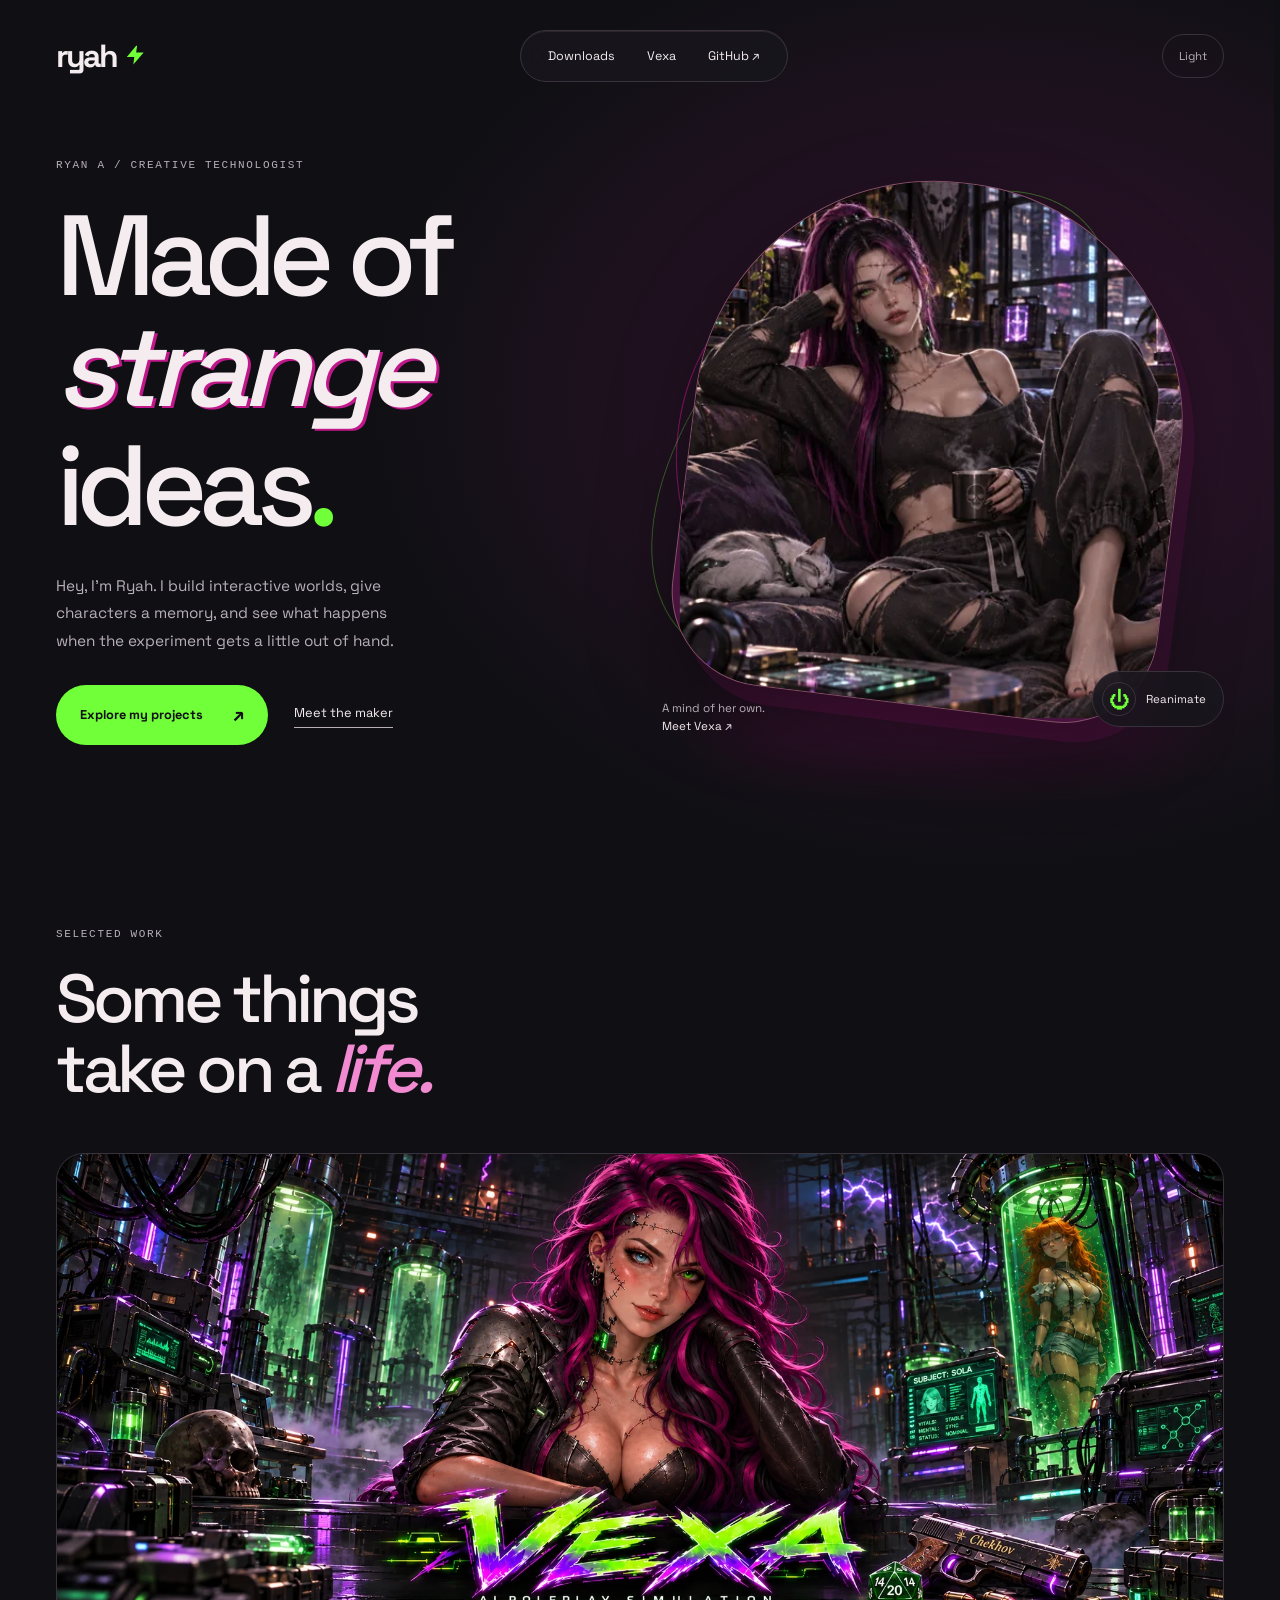
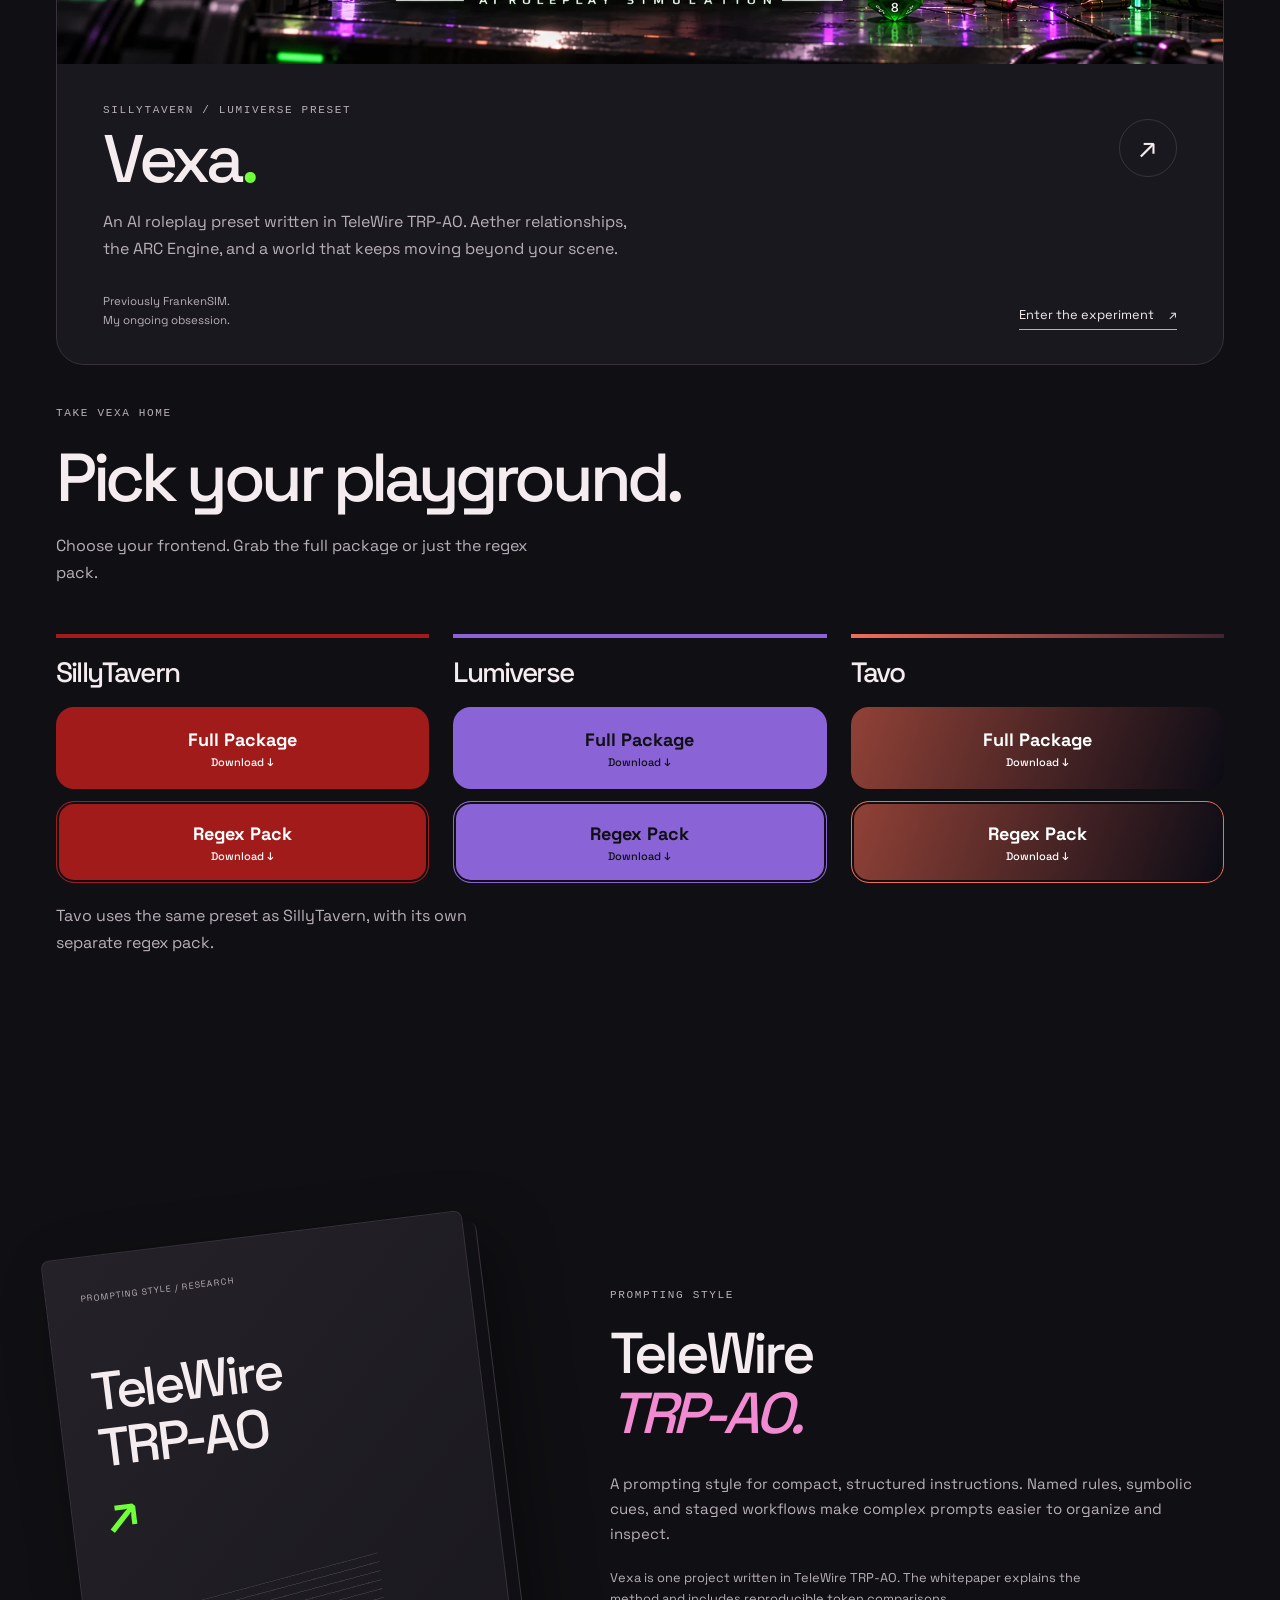
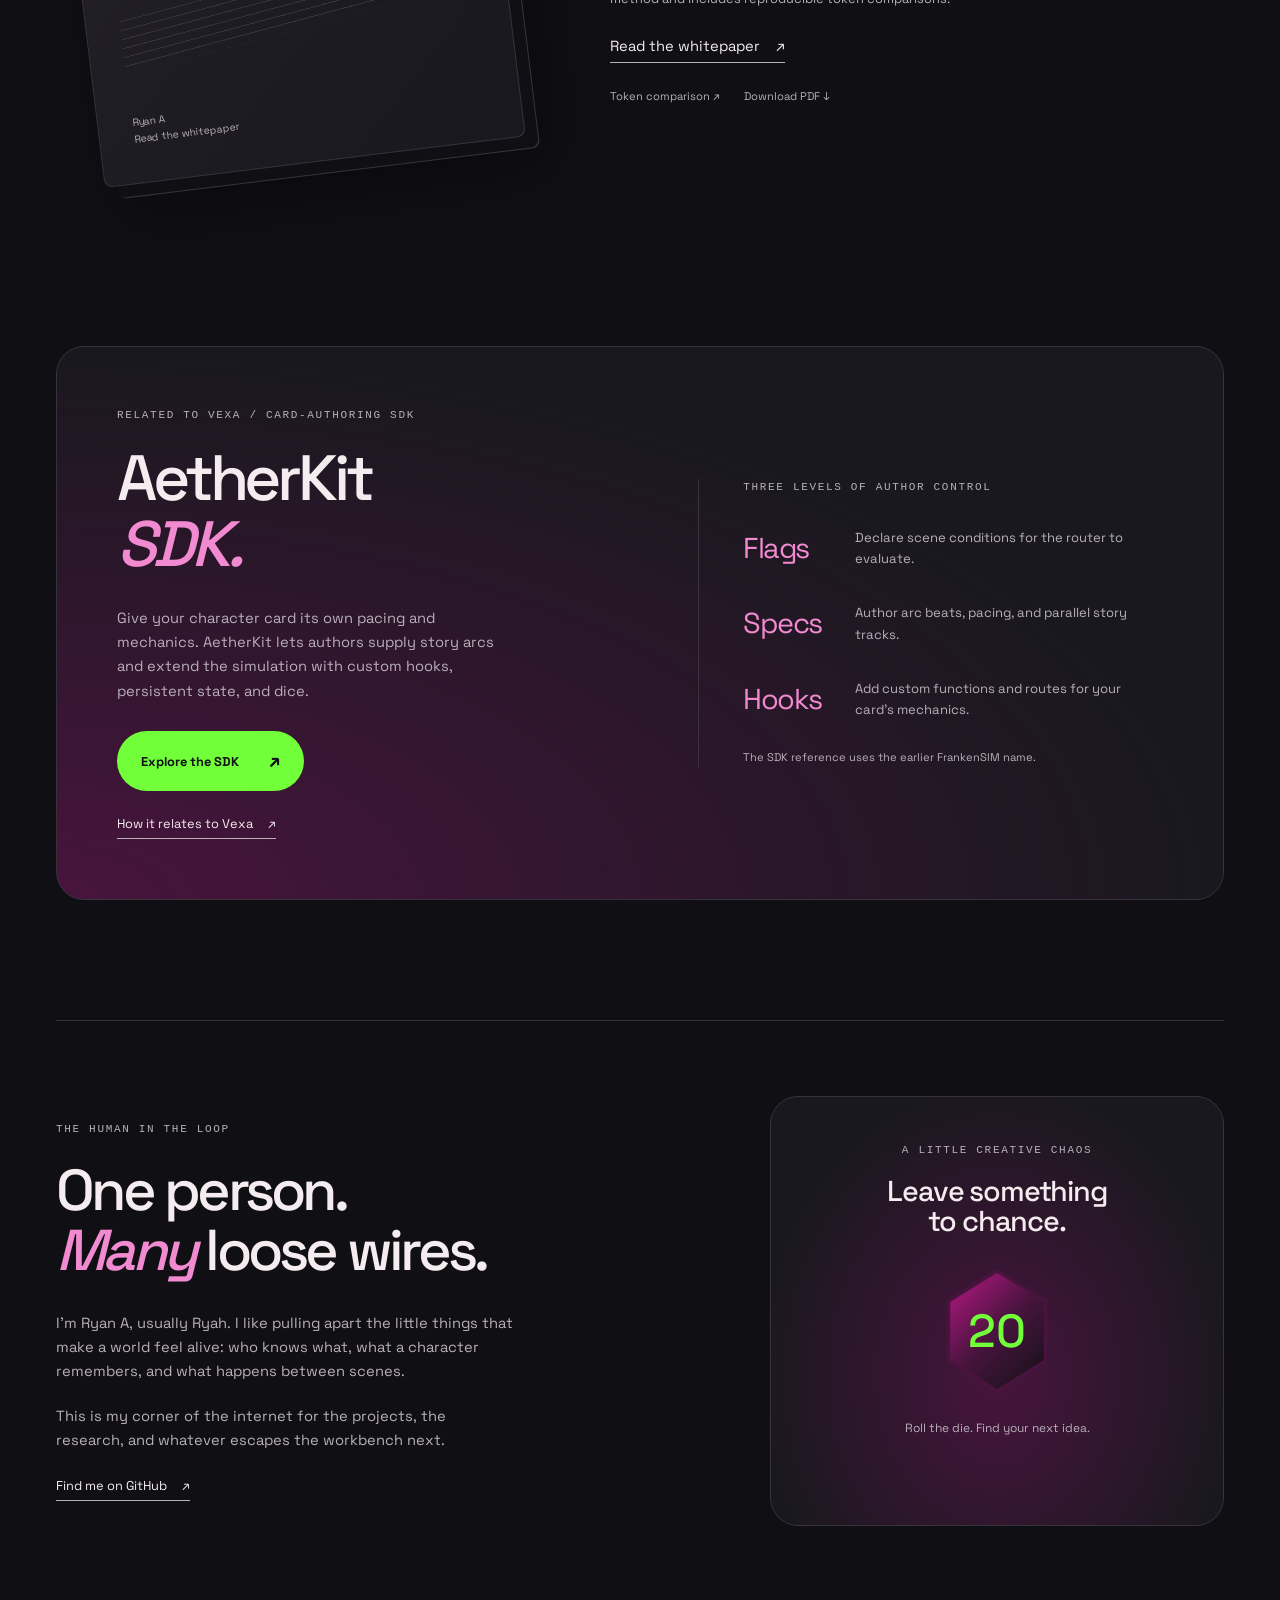
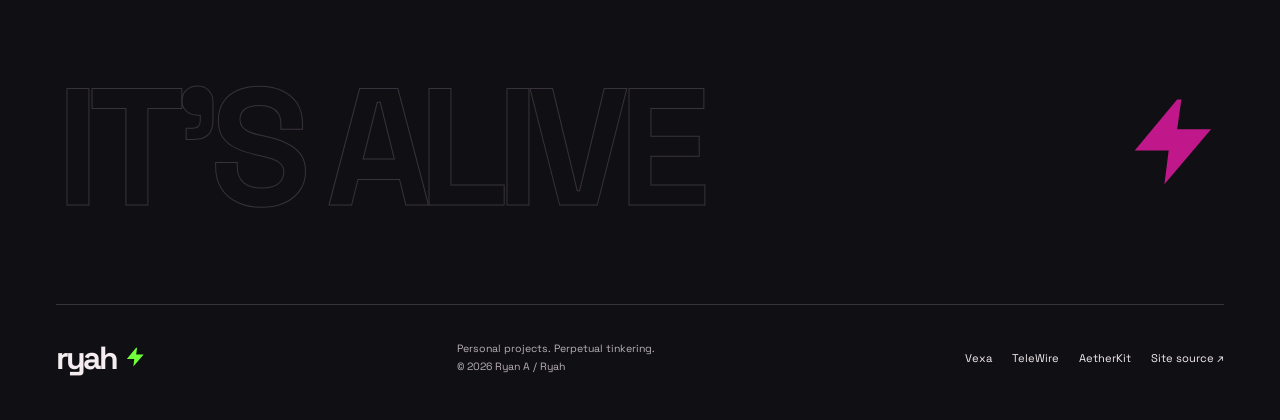
<file: index.html>
﻿<!doctype html>
<html lang="en">
  <head>
    <meta charset="utf-8" />
    <meta name="viewport" content="width=device-width, initial-scale=1" />
    <title>Ryan A / Ryah | Projects &amp; Writing</title>
    <meta
      name="description"
      content="Projects by Ryan A (Ryah): Vexa, a SillyTavern/Lumiverse AI roleplay preset; TeleWire TRP-AO, a prompting style; and the related AetherKit card-authoring SDK."
    />
    <meta property="og:title" content="Ryan A / Ryah" />
    <meta
      property="og:description"
      content="Experiments in interactive worlds, character systems, and structured prompting."
    />
    <meta property="og:type" content="website" />
    <meta property="og:url" content="https://ryah.github.io/" />
    <meta
      property="og:image"
      content="https://ryah.github.io/assets/vexa-banner.webp"
    />
    <link rel="canonical" href="https://ryah.github.io/" />
    <link rel="icon" href="assets/favicon.svg" type="image/svg+xml" />
    <link rel="stylesheet" href="assets/site.css?v=download-count1" />
    <script src="assets/theme.js?v=reanimated2"></script>
    <link
      rel="preload"
      href="assets/fonts/space-grotesk.ttf"
      as="font"
      type="font/ttf"
      crossorigin
    />
    <script src="assets/download-count.js?v=2" defer></script>
  </head>
  <body>
    <a class="skip" href="#main">Skip to content</a>
    <header class="site-header wrap">
      <a class="brand" href="./" aria-label="Ryah home"
        >ryah<span aria-hidden="true"
          ><svg
            class="icon-bolt"
            viewBox="0 0 24 24"
            aria-hidden="true"
            focusable="false"
          >
            <path d="M13 2 3 14h8l-1 8 11-13h-8l1-7Z" /></svg></span
      ></a>
      <nav class="nav" aria-label="Main navigation">
        <a href="#downloads">Downloads</a><a href="vexa/">Vexa</a
        ><a href="https://github.com/Ryah"
          >GitHub <span aria-hidden="true">&#8599;</span></a
        >
      </nav>
      <button class="theme-toggle" data-theme-toggle type="button" hidden>
        Light
      </button>
    </header>
    <main id="main">
      <section class="hero wrap" aria-labelledby="intro-heading">
        <div class="hero-copy">
          <p class="eyebrow">Ryan A / Creative technologist</p>
          <h1 id="intro-heading">
            Made of<br /><em>strange</em><br />ideas<span class="period"
              >.</span
            >
          </h1>
          <p class="intro">
            Hey, I'm Ryah. I build interactive worlds, give characters a memory,
            and see what happens when the experiment gets a little out of hand.
          </p>
          <div class="actions">
            <a class="button" href="#work"
              >Explore my projects <span aria-hidden="true">&#8599;</span></a
            ><a class="text-link" href="#about">Meet the maker</a>
          </div>
        </div>
        <div class="hero-stage">
          <div class="orbit orbit-one" aria-hidden="true"></div>
          <div class="orbit orbit-two" aria-hidden="true"></div>
          <figure class="specimen">
            <img
              src="assets/vexa-neon.webp"
              srcset="
                assets/vexa-neon-480.webp 480w,
                assets/vexa-neon.webp     960w
              "
              sizes="(max-width: 600px) 85vw, (max-width: 1000px) 65vw, 480px"
              width="960"
              height="1050"
              alt="Vexa with magenta hair and mismatched eyes, holding a mug beside a sleeping cat"
              fetchpriority="high"
            />
          </figure>
          <div class="specimen-base" aria-hidden="true"></div>
          <p class="specimen-caption">
            A mind of her own.<br /><a href="vexa/"
              >Meet Vexa <span aria-hidden="true">&#8599;</span></a
            >
          </p>
          <button
            class="power-control"
            type="button"
            data-power
            aria-pressed="false"
            hidden
          >
            <span class="power-symbol" aria-hidden="true">&#9211;</span
            ><span data-power-label>Reanimate</span>
          </button>
        </div>
      </section>
      <section
        class="work-section wrap"
        id="work"
        aria-labelledby="work-heading"
      >
        <div class="section-heading">
          <p class="eyebrow">Selected work</p>
          <h2 id="work-heading">Some things<br />take on a <em>life.</em></h2>
        </div>
        <article class="project feature-project" data-reveal>
          <a class="project-image" href="vexa/" aria-label="Explore Vexa"
            ><img
              src="assets/vexa-biotech-banner.webp"
              srcset="
                assets/vexa-biotech-banner-480.webp  480w,
                assets/vexa-biotech-banner-960.webp  960w,
                assets/vexa-biotech-banner.webp     1888w
              "
              sizes="(max-width: 1200px) 90vw, 1200px"
              width="1888"
              height="826"
              alt="Vexa in a neon biotech laboratory above the Vexa AI Roleplay Simulation logo"
              loading="lazy"
          /></a>
          <div class="project-copy">
            <div class="project-heading">
              <div>
                <p class="eyebrow">SillyTavern / Lumiverse preset</p>
                <h3>Vexa<span class="period">.</span></h3>
              </div>
              <a class="circle-link" href="vexa/" aria-label="Explore Vexa"
                >&#8599;</a
              >
            </div>
            <p>
              An AI roleplay preset written in TeleWire TRP-AO. Aether
              relationships, the ARC Engine, and a world that keeps moving
              beyond your scene.
            </p>
            <div class="project-bottom">
              <p>Previously FrankenSIM.<br />My ongoing obsession.</p>
              <a class="text-link" href="vexa/"
                >Enter the experiment <span aria-hidden="true">&#8599;</span></a
              >
            </div>
          </div>
        </article>
      </section>
      <!-- VEXA DOWNLOAD LINKS: edit the six download URLs below.
           Paste a direct file URL between the quotes. Leave empty for Coming soon.
           Example: href="https://example.com/Vexa-Full-Package.zip"
           No other edits or build step needed. -->
      <section class="downloads-section wrap" id="downloads" aria-labelledby="downloads-heading">
        <div class="section-heading">
          <p class="eyebrow">Take Vexa home</p>
          <h2 id="downloads-heading">Pick your playground.</h2>
          <p class="downloads-intro">Choose your frontend. Grab the full package or just the regex pack.</p>
          <p class="download-count" data-download-count aria-live="polite" hidden><strong data-download-total></strong> file downloads<span data-download-count-note></span></p>
        </div>
        <div class="download-grid">
          <article class="download-platform download-platform--st" aria-labelledby="download-st">
            <h3 id="download-st">SillyTavern</h3>
            <!-- SILLYTAVERN: Full Package, then Regex Pack -->
            <a class="download-button" data-download href="https://github.com/Ryah/ST-Freaky-D20-Preset/releases/download/VEXA-v1/ST.%2B.Tavo.Vexa.v1.0.json" aria-label="SillyTavern Full Package"><span>Full Package</span><small>Download &#8595;</small></a>
            <a class="download-button download-button--regex" data-download href="https://github.com/Ryah/ST-Freaky-D20-Preset/releases/download/VEXA-v1/ST.Vexa.v1.0.-.Regex.json" aria-label="SillyTavern Regex Pack"><span>Regex Pack</span><small>Download &#8595;</small></a>
          </article>
          <article class="download-platform download-platform--lumi" aria-labelledby="download-lumi">
            <h3 id="download-lumi">Lumiverse</h3>
            <!-- LUMIVERSE: Full Package, then Regex Pack -->
            <a class="download-button" data-download href="https://github.com/Ryah/ST-Freaky-D20-Preset/releases/download/VEXA-v1/Lumi.Vexa.v1.0.json" aria-label="Lumiverse Full Package"><span>Full Package</span><small>Download &#8595;</small></a>
            <a class="download-button download-button--regex" data-download href="https://github.com/Ryah/ST-Freaky-D20-Preset/releases/download/VEXA-v1/Lumi.Vexa.v1.0.-.Regex.json" aria-label="Lumiverse Regex Pack"><span>Regex Pack</span><small>Download &#8595;</small></a>
          </article>
          <article class="download-platform download-platform--tavo" aria-labelledby="download-tavo">
            <h3 id="download-tavo">Tavo</h3>
            <!-- TAVO: Full Package, then Regex Pack -->
            <a class="download-button" data-download href="https://github.com/Ryah/ST-Freaky-D20-Preset/releases/download/VEXA-v1/ST.%2B.Tavo.Vexa.v1.0.json" aria-label="Tavo Full Package"><span>Full Package</span><small>Download &#8595;</small></a>
            <a class="download-button download-button--regex" data-download href="https://github.com/Ryah/ST-Freaky-D20-Preset/releases/download/VEXA-v1/Tavo-Fix.Vexa.v1.0.zip" aria-label="Tavo Regex Pack"><span>Regex Pack</span><small>Download &#8595;</small></a>
          </article>
        </div>
        <p class="downloads-intro">Tavo uses the same preset as SillyTavern, with its own separate regex pack.</p>
      </section>
      <script>
        // A filled href makes its button live; empty links never reload the page.
        document.querySelectorAll("[data-download]").forEach((link) => {
          const available = Boolean(link.getAttribute("href").trim());
          if (available) {
            link.querySelector("small").textContent = "Download ↓";
          } else {
            link.removeAttribute("href");
            link.setAttribute("role", "link");
            link.setAttribute("aria-disabled", "true");
          }
        });
      </script>
      <section
        class="research-section wrap"
        id="telewire"
        aria-labelledby="research-heading"
        data-reveal
      >
        <a
          class="paper-art"
          href="research/telewire/TeleWire-TRP-AO-Whitepaper.html"
          aria-label="Read the TeleWire TRP-AO whitepaper"
          ><div class="paper-sheet">
            <span class="paper-kicker">Prompting style / Research</span
            ><strong>TeleWire<br />TRP-AO<span>&#8599;</span></strong>
            <div class="paper-lines" aria-hidden="true"></div>
            <span class="paper-foot">Ryan A<br />Read the whitepaper</span>
          </div></a
        >
        <div class="research-copy">
          <p class="eyebrow">Prompting style</p>
          <h2 id="research-heading">TeleWire<br /><em>TRP-AO.</em></h2>
          <p>
            A prompting style for compact, structured instructions. Named rules,
            symbolic cues, and staged workflows make complex prompts easier to
            organize and inspect.
          </p>
          <p class="small-copy">
            Vexa is one project written in TeleWire TRP-AO. The whitepaper
            explains the method and includes reproducible token comparisons.
          </p>
          <a
            class="text-link prominent"
            href="research/telewire/TeleWire-TRP-AO-Whitepaper.html"
            >Read the whitepaper <span aria-hidden="true">&#8599;</span></a
          >
          <div class="research-links">
            <a href="research/telewire/trp-base-comparison/report.html"
              >Token comparison &#8599;</a
            ><a href="research/telewire/TeleWire-TRP-AO-Whitepaper.pdf"
              >Download PDF &#8595;</a
            >
          </div>
        </div>
      </section>
      <section
        class="sdk-section wrap"
        id="aetherkit"
        aria-labelledby="sdk-heading"
        data-reveal
      >
        <div class="sdk-panel">
          <div class="sdk-copy">
            <p class="eyebrow">Related to Vexa / Card-authoring SDK</p>
            <h2 id="sdk-heading">AetherKit<br /><em>SDK.</em></h2>
            <p>
              Give your character card its own pacing and mechanics. AetherKit
              lets authors supply story arcs and extend the simulation with
              custom hooks, persistent state, and dice.
            </p>
            <a class="button" href="aetherkit/"
              >Explore the SDK <span aria-hidden="true">&#8599;</span></a
            >
            <a class="text-link sdk-related" href="vexa/#aetherkit"
              >How it relates to Vexa <span aria-hidden="true">&#8599;</span></a
            >
          </div>
          <div class="sdk-tiers">
            <p class="eyebrow">Three levels of author control</p>
            <dl>
              <div>
                <dt>Flags</dt>
                <dd>Declare scene conditions for the router to evaluate.</dd>
              </div>
              <div>
                <dt>Specs</dt>
                <dd>Author arc beats, pacing, and parallel story tracks.</dd>
              </div>
              <div>
                <dt>Hooks</dt>
                <dd>
                  Add custom functions and routes for your card’s mechanics.
                </dd>
              </div>
            </dl>
            <p class="sdk-doc-note">
              The SDK reference uses the earlier FrankenSIM name.
            </p>
          </div>
        </div>
      </section>
      <section
        class="about-section wrap"
        id="about"
        aria-labelledby="about-heading"
        data-reveal
      >
        <div class="about-copy">
          <p class="eyebrow">The human in the loop</p>
          <h2 id="about-heading">
            One person.<br /><em>Many</em> loose wires.
          </h2>
          <p>
            I'm Ryan A, usually Ryah. I like pulling apart the little things
            that make a world feel alive: who knows what, what a character
            remembers, and what happens between scenes.
          </p>
          <p>
            This is my corner of the internet for the projects, the research,
            and whatever escapes the workbench next.
          </p>
          <a class="text-link" href="https://github.com/Ryah"
            >Find me on GitHub <span aria-hidden="true">&#8599;</span></a
          >
        </div>
        <aside class="dice-toy" aria-labelledby="dice-heading">
          <p class="eyebrow">A little creative chaos</p>
          <h3 id="dice-heading">Leave something<br />to chance.</h3>
          <button
            class="dice-button"
            type="button"
            data-roll
            hidden
            aria-label="Roll a twenty-sided die"
          >
            <span class="die-number" aria-hidden="true">20</span>
          </button>
          <p
            class="dice-result"
            data-roll-result
            role="status"
            aria-live="polite"
          >
            Roll the die. Find your next idea.
          </p>
          <noscript><p>Enable JavaScript to roll the die.</p></noscript>
        </aside>
      </section>
      <div class="closing wrap" aria-hidden="true">
        IT'S ALIVE<span
          ><svg
            class="icon-bolt"
            viewBox="0 0 24 24"
            aria-hidden="true"
            focusable="false"
          >
            <path d="M13 2 3 14h8l-1 8 11-13h-8l1-7Z" /></svg
        ></span>
      </div>
    </main>
    <footer class="site-footer wrap">
      <a class="brand" href="./"
        >ryah<span aria-hidden="true"
          ><svg
            class="icon-bolt"
            viewBox="0 0 24 24"
            aria-hidden="true"
            focusable="false"
          >
            <path d="M13 2 3 14h8l-1 8 11-13h-8l1-7Z" /></svg></span
      ></a>
      <p>
        Personal projects. Perpetual tinkering.<br />&copy; 2026 Ryan A / Ryah
      </p>
      <div>
        <a href="vexa/">Vexa</a
        ><a href="research/telewire/TeleWire-TRP-AO-Whitepaper.html">TeleWire</a
        ><a href="aetherkit/">AetherKit</a
        ><a href="https://github.com/Ryah/ryah.github.io"
          >Site source &#8599;</a
        >
      </div>
    </footer>
  </body>
</html>
</file>
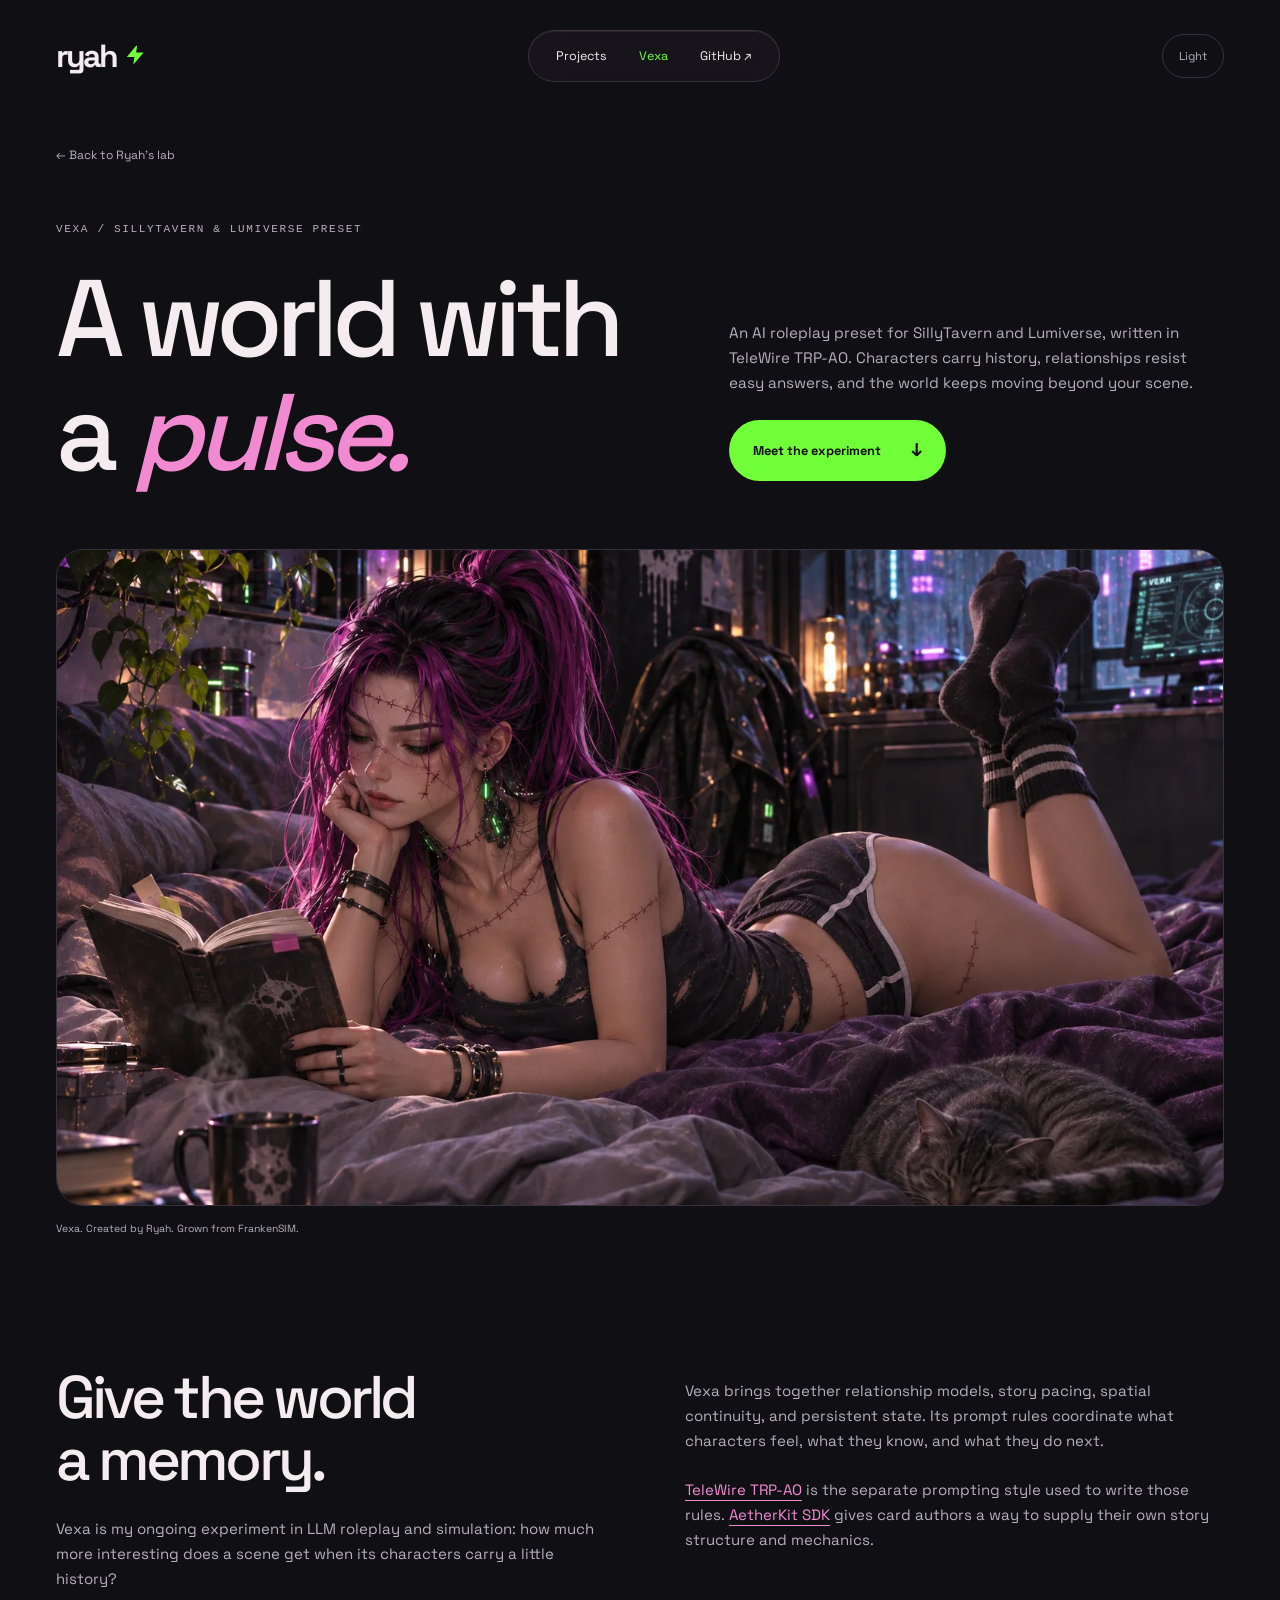
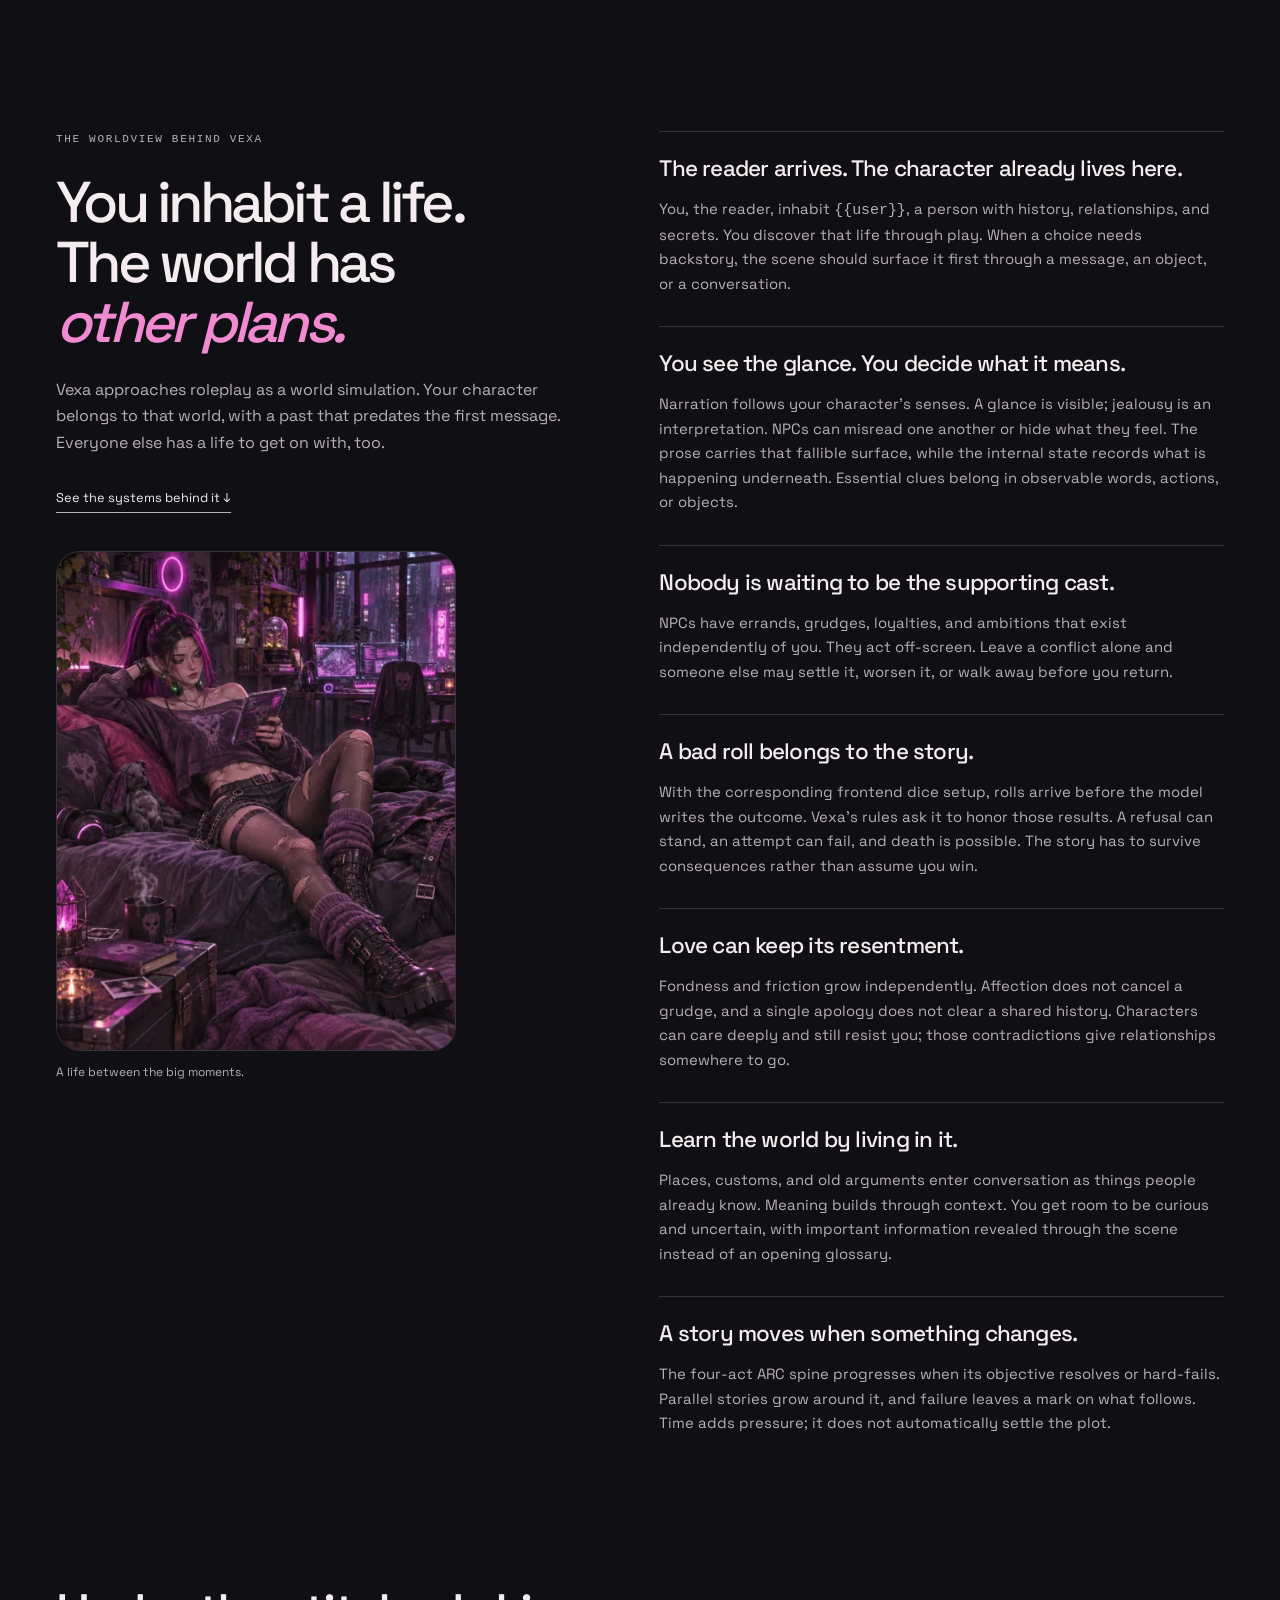
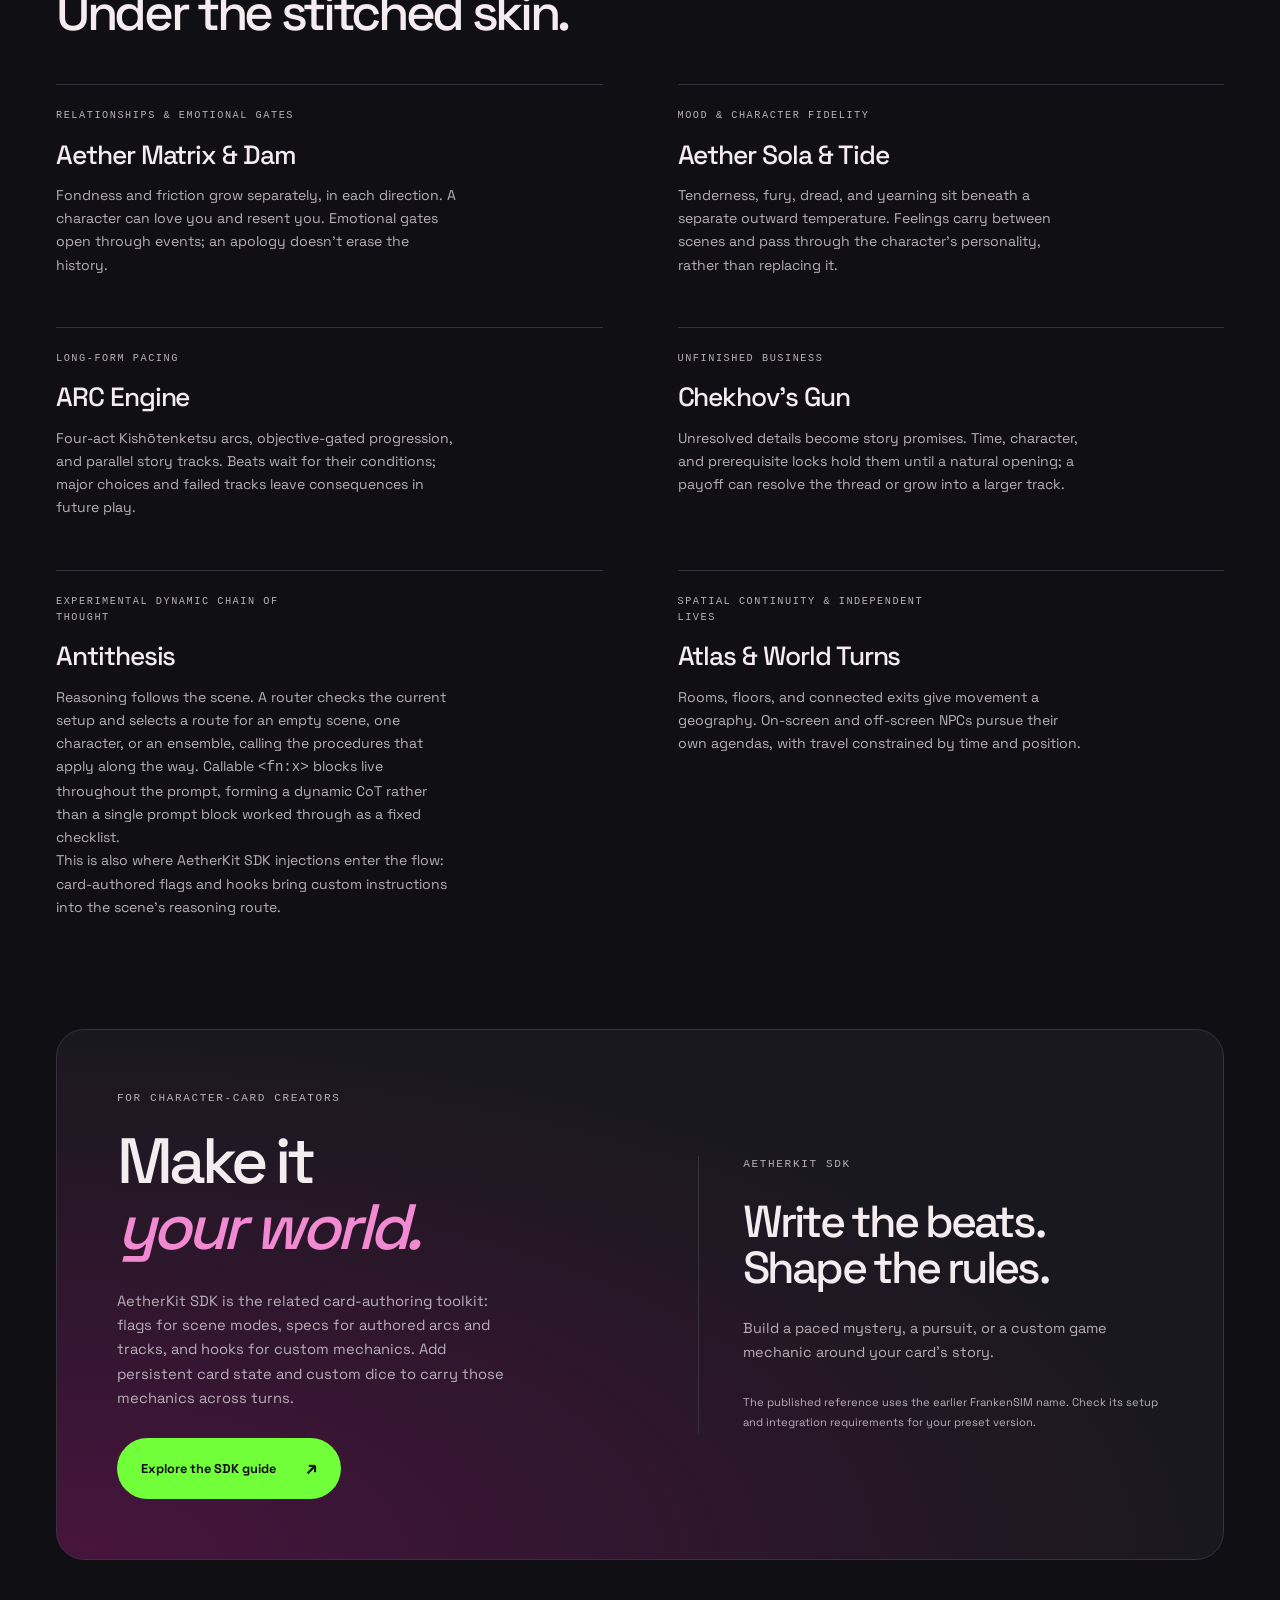
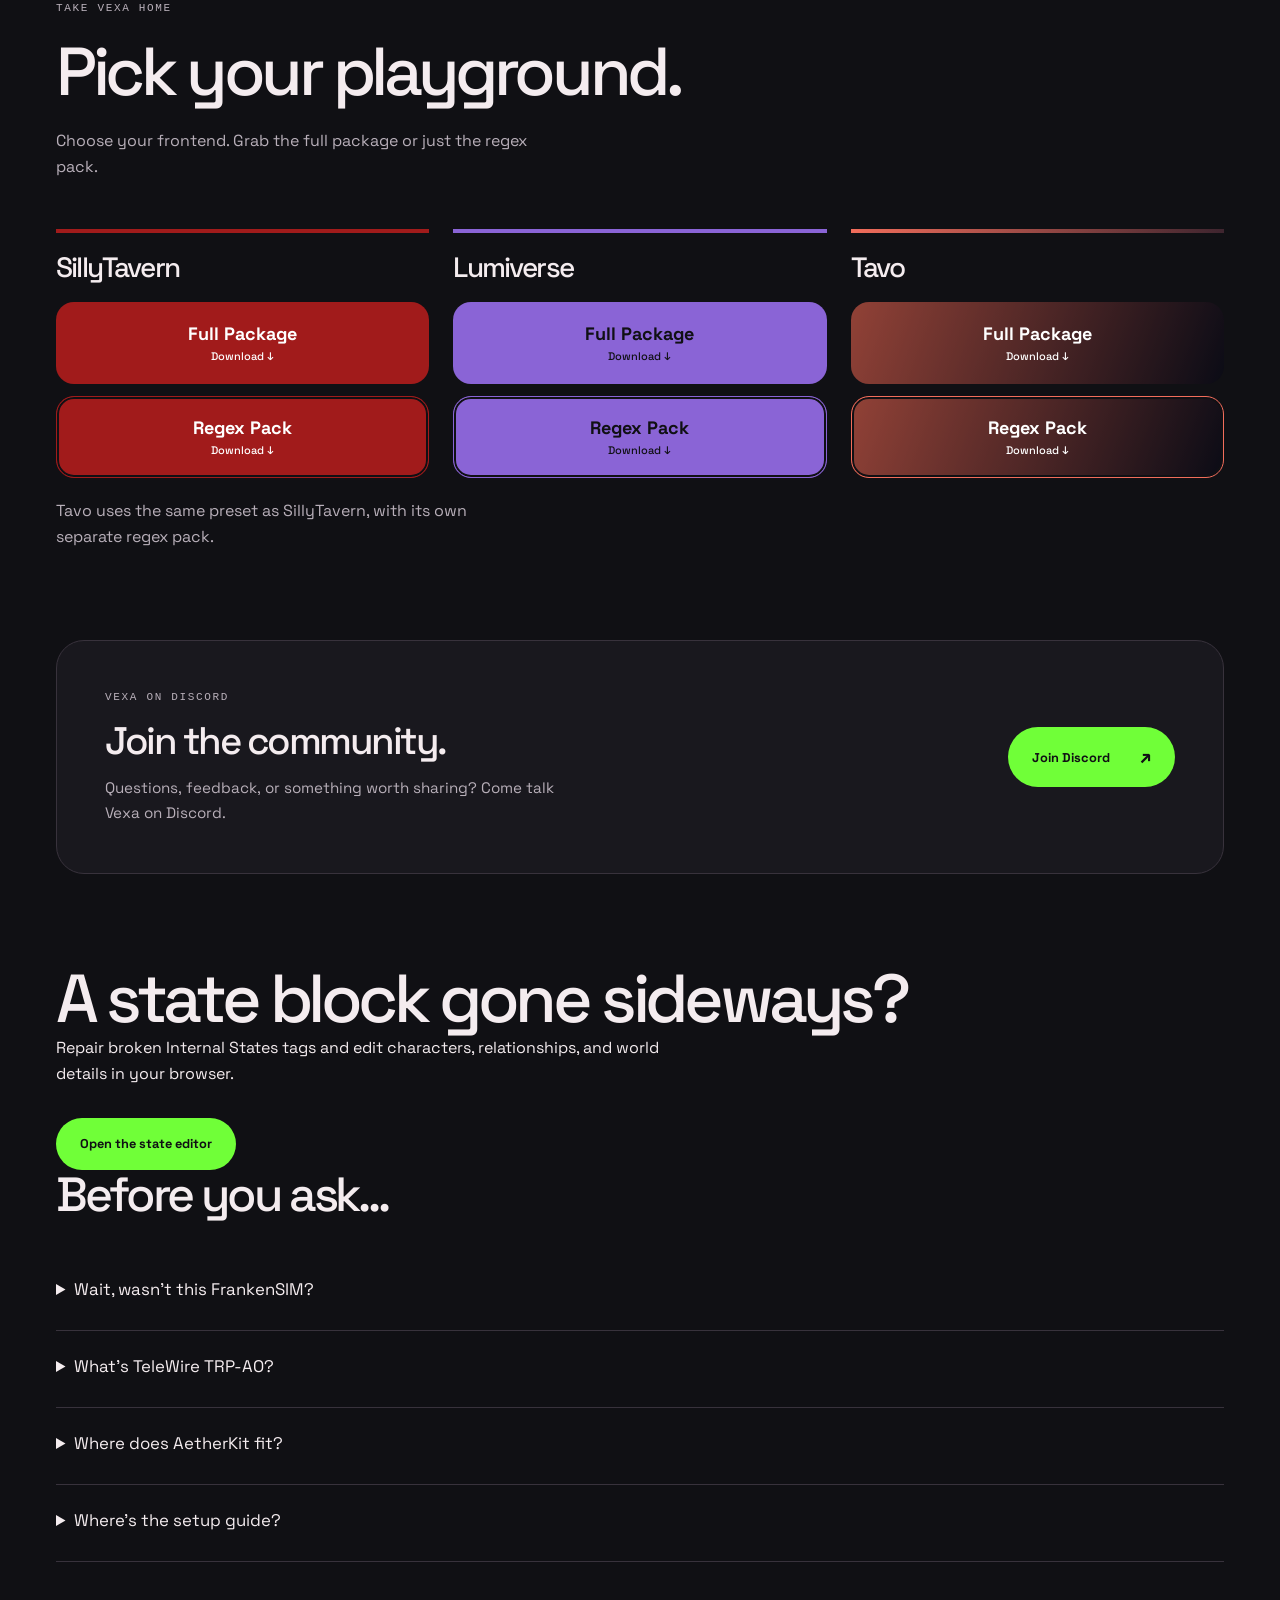
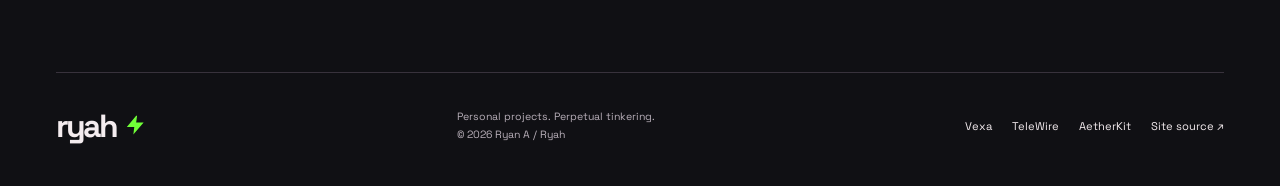
<file: vexa/index.html>
<!doctype html>
<html lang="en">
  <head>
    <meta charset="utf-8" />
    <meta name="viewport" content="width=device-width, initial-scale=1" />
    <title>Vexa | A Roleplay &amp; Simulation Preset by Ryah</title>
    <meta
      name="description"
      content="Vexa is a SillyTavern/Lumiverse AI roleplay preset written in TeleWire TRP-AO, featuring Aether relationships, ARC pacing, Antithesis, and Chekhov’s Gun."
    />
    <meta property="og:title" content="Vexa by Ryah" />
    <meta property="og:type" content="website" />
    <meta
      property="og:description"
      content="Characters with their own knowledge, relationships, and lives beyond the scene."
    />
    <meta
      property="og:image"
      content="https://ryah.github.io/assets/vexa-banner.webp"
    />
    <link rel="canonical" href="https://ryah.github.io/vexa/" />
    <link rel="icon" href="../assets/favicon.svg" type="image/svg+xml" />
    <link rel="stylesheet" href="../assets/site.css?v=download-count1" />
    <script src="../assets/theme.js?v=reanimated2"></script>
    <link
      rel="preload"
      href="../assets/fonts/space-grotesk.ttf"
      as="font"
      type="font/ttf"
      crossorigin
    />
    <script src="../assets/download-count.js?v=2" defer></script>
  </head>
  <body class="vexa-page">
    <a class="skip" href="#main">Skip to content</a>
    <header class="site-header wrap">
      <a class="brand" href="../" aria-label="Ryah home"
        >ryah<span aria-hidden="true"
          ><svg
            class="icon-bolt"
            viewBox="0 0 24 24"
            aria-hidden="true"
            focusable="false"
          >
            <path d="M13 2 3 14h8l-1 8 11-13h-8l1-7Z" /></svg></span
      ></a>
      <nav class="nav" aria-label="Main navigation">
        <a href="../#work">Projects</a
        ><a href="../vexa/" aria-current="page">Vexa</a
        ><a href="https://github.com/Ryah"
          >GitHub <span aria-hidden="true">&#8599;</span></a
        >
      </nav>
      <button class="theme-toggle" data-theme-toggle type="button" hidden>
        Light
      </button>
    </header>
    <main id="main">
      <section class="vexa-hero wrap" aria-labelledby="vexa-title">
        <a class="back" href="../">← Back to Ryah’s lab</a>
        <p class="eyebrow">Vexa / SillyTavern &amp; Lumiverse preset</p>
        <div class="vexa-heading">
          <h1 id="vexa-title">A world with<br />a <em>pulse.</em></h1>
          <div class="vexa-hero-copy">
            <p>
              An AI roleplay preset for SillyTavern and Lumiverse, written in
              TeleWire TRP-AO. Characters carry history, relationships resist
              easy answers, and the world keeps moving beyond your scene.
            </p>
            <a class="button" href="#overview"
              >Meet the experiment <span aria-hidden="true">↓</span></a
            >
          </div>
        </div>
        <figure class="vexa-cover">
          <img
            src="../assets/vexa-reading.webp"
            srcset="
              ../assets/vexa-reading-480.webp  480w,
              ../assets/vexa-reading.webp     1536w
            "
            sizes="(max-width: 1200px) 90vw, 1200px"
            width="1536"
            height="1024"
            alt="Vexa reading a book beside a sleeping cat, surrounded by plants and neon-lit windows"
            fetchpriority="high"
          />
          <figcaption>Vexa. Created by Ryah. Grown from FrankenSIM.</figcaption>
        </figure>
      </section>
      <section
        class="vexa-overview wrap"
        id="overview"
        aria-labelledby="overview-heading"
      >
        <div>
          <h2 id="overview-heading">Give the world<br />a memory.</h2>
          <p class="overview-lede">
            Vexa is my ongoing experiment in LLM roleplay and simulation: how
            much more interesting does a scene get when its characters carry a
            little history?
          </p>
        </div>
        <div class="overview-copy">
          <p>
            Vexa brings together relationship models, story pacing, spatial
            continuity, and persistent state. Its prompt rules coordinate what
            characters feel, what they know, and what they do next.
          </p>
          <p>
            <a href="../#telewire">TeleWire TRP-AO</a> is the separate prompting
            style used to write those rules.
            <a href="../aetherkit/">AetherKit SDK</a>
            gives card authors a way to supply their own story structure and
            mechanics.
          </p>
        </div>
      </section>
      <section
        class="philosophy-section wrap"
        id="philosophy"
        aria-labelledby="philosophy-heading"
      >
        <div class="philosophy-intro">
          <p class="eyebrow">The worldview behind Vexa</p>
          <h2 id="philosophy-heading">
            You inhabit a life.<br />The world has<br /><em>other plans.</em>
          </h2>
          <p>
            Vexa approaches roleplay as a world simulation. Your character
            belongs to that world, with a past that predates the first message.
            Everyone else has a life to get on with, too.
          </p>
          <a class="text-link" href="#systems-heading"
            >See the systems behind it ↓</a
          >
          <figure class="vexa-life">
            <img
              src="../assets/vexa-off-duty.webp"
              srcset="
                ../assets/vexa-off-duty-480.webp 480w,
                ../assets/vexa-off-duty.webp     800w
              "
              sizes="(max-width: 760px) 90vw, 400px"
              width="800"
              height="1000"
              alt="Vexa unwinding with a tablet in her room, with a cat asleep beside her"
              loading="lazy"
              decoding="async"
            />
            <figcaption>A life between the big moments.</figcaption>
          </figure>
        </div>
        <div class="philosophy-principles">
          <article>
            <h3>The reader arrives. The character already lives here.</h3>
            <p>
              You, the reader, inhabit <code>{{user}}</code>, a person with
              history, relationships, and secrets. You discover that life
              through play. When a choice needs backstory, the scene should
              surface it first through a message, an object, or a conversation.
            </p>
          </article>
          <article>
            <h3>You see the glance. You decide what it means.</h3>
            <p>
              Narration follows your character’s senses. A glance is visible;
              jealousy is an interpretation. NPCs can misread one another or
              hide what they feel. The prose carries that fallible surface,
              while the internal state records what is happening underneath.
              Essential clues belong in observable words, actions, or objects.
            </p>
          </article>
          <article>
            <h3>Nobody is waiting to be the supporting cast.</h3>
            <p>
              NPCs have errands, grudges, loyalties, and ambitions that exist
              independently of you. They act off-screen. Leave a conflict alone
              and someone else may settle it, worsen it, or walk away before you
              return.
            </p>
          </article>
          <article>
            <h3>A bad roll belongs to the story.</h3>
            <p>
              With the corresponding frontend dice setup, rolls arrive before
              the model writes the outcome. Vexa’s rules ask it to honor those
              results. A refusal can stand, an attempt can fail, and death is
              possible. The story has to survive consequences rather than assume
              you win.
            </p>
          </article>
          <article>
            <h3>Love can keep its resentment.</h3>
            <p>
              Fondness and friction grow independently. Affection does not
              cancel a grudge, and a single apology does not clear a shared
              history. Characters can care deeply and still resist you; those
              contradictions give relationships somewhere to go.
            </p>
          </article>
          <article>
            <h3>Learn the world by living in it.</h3>
            <p>
              Places, customs, and old arguments enter conversation as things
              people already know. Meaning builds through context. You get room
              to be curious and uncertain, with important information revealed
              through the scene instead of an opening glossary.
            </p>
          </article>
          <article>
            <h3>A story moves when something changes.</h3>
            <p>
              The four-act ARC spine progresses when its objective resolves or
              hard-fails. Parallel stories grow around it, and failure leaves a
              mark on what follows. Time adds pressure; it does not
              automatically settle the plot.
            </p>
          </article>
        </div>
      </section>
      <section
        data-reveal
        class="systems-section wrap"
        aria-labelledby="systems-heading"
      >
        <h2 class="section-title" id="systems-heading">
          Under the stitched skin.
        </h2>
        <div class="systems-grid">
          <article class="system-card">
            <p class="eyebrow">Relationships &amp; emotional gates</p>
            <h3>Aether Matrix &amp; Dam</h3>
            <p>
              Fondness and friction grow separately, in each direction. A
              character can love you and resent you. Emotional gates open
              through events; an apology doesn’t erase the history.
            </p>
          </article>
          <article class="system-card">
            <p class="eyebrow">Mood &amp; character fidelity</p>
            <h3>Aether Sola &amp; Tide</h3>
            <p>
              Tenderness, fury, dread, and yearning sit beneath a separate
              outward temperature. Feelings carry between scenes and pass
              through the character’s personality, rather than replacing it.
            </p>
          </article>
          <article class="system-card">
            <p class="eyebrow">Long-form pacing</p>
            <h3>ARC Engine</h3>
            <p>
              Four-act Kishōtenketsu arcs, objective-gated progression, and
              parallel story tracks. Beats wait for their conditions; major
              choices and failed tracks leave consequences in future play.
            </p>
          </article>
          <article class="system-card">
            <p class="eyebrow">Unfinished business</p>
            <h3>Chekhov’s Gun</h3>
            <p>
              Unresolved details become story promises. Time, character, and
              prerequisite locks hold them until a natural opening; a payoff can
              resolve the thread or grow into a larger track.
            </p>
          </article>
          <article class="system-card">
            <p class="eyebrow">Experimental dynamic chain of thought</p>
            <h3>Antithesis</h3>
            <p>
              Reasoning follows the scene. A router checks the current setup and
              selects a route for an empty scene, one character, or an ensemble,
              calling the procedures that apply along the way. Callable
              <code>&lt;fn:x&gt;</code> blocks live throughout the prompt,
              forming a dynamic CoT rather than a single prompt block worked
              through as a fixed checklist.
            </p>
            <p>
              This is also where <a href="../aetherkit/">AetherKit SDK</a>
              injections enter the flow: card-authored flags and hooks bring
              custom instructions into the scene’s reasoning route.
            </p>
          </article>
          <article class="system-card">
            <p class="eyebrow">Spatial continuity &amp; independent lives</p>
            <h3>Atlas &amp; World Turns</h3>
            <p>
              Rooms, floors, and connected exits give movement a geography.
              On-screen and off-screen NPCs pursue their own agendas, with
              travel constrained by time and position.
            </p>
          </article>
        </div>
      </section>
      <section
        class="sdk-section sdk-on-vexa wrap"
        id="aetherkit"
        aria-labelledby="aetherkit-heading"
        data-reveal
      >
        <div class="sdk-panel">
          <div class="sdk-copy">
            <p class="eyebrow">For character-card creators</p>
            <h2 id="aetherkit-heading">Make it<br /><em>your world.</em></h2>
            <p>
              AetherKit SDK is the related card-authoring toolkit: flags for
              scene modes, specs for authored arcs and tracks, and hooks for
              custom mechanics. Add persistent card state and custom dice to
              carry those mechanics across turns.
            </p>
            <a class="button" href="../aetherkit/"
              >Explore the SDK guide <span aria-hidden="true">&#8599;</span></a
            >
          </div>
          <div class="sdk-tiers">
            <p class="eyebrow">AetherKit SDK</p>
            <h3>Write the beats.<br />Shape the rules.</h3>
            <p class="sdk-description">
              Build a paced mystery, a pursuit, or a custom game mechanic around
              your card’s story.
            </p>
            <p class="sdk-doc-note">
              The published reference uses the earlier FrankenSIM name. Check
              its setup and integration requirements for your preset version.
            </p>
          </div>
        </div>
      </section>
      <!-- VEXA DOWNLOAD LINKS: edit the six download URLs below.
           Paste a direct file URL between the quotes. Leave empty for Coming soon.
           Example: href="https://example.com/Vexa-Full-Package.zip"
           No other edits or build step needed. -->
      <section class="downloads-section wrap" id="get-vexa" aria-labelledby="get-heading">
        <div class="section-heading">
          <p class="eyebrow">Take Vexa home</p>
          <h2 id="get-heading">Pick your playground.</h2>
          <p class="downloads-intro">Choose your frontend. Grab the full package or just the regex pack.</p>
          <p class="download-count" data-download-count aria-live="polite" hidden><strong data-download-total></strong> file downloads<span data-download-count-note></span></p>
        </div>
        <div class="download-grid">
          <article class="download-platform download-platform--st" aria-labelledby="download-st">
            <h3 id="download-st">SillyTavern</h3>
            <!-- SILLYTAVERN: Full Package, then Regex Pack -->
            <a class="download-button" data-download href="https://github.com/Ryah/ST-Freaky-D20-Preset/releases/download/VEXA-v1/ST.%2B.Tavo.Vexa.v1.0.json" aria-label="SillyTavern Full Package"><span>Full Package</span><small>Download &#8595;</small></a>
            <a class="download-button download-button--regex" data-download href="https://github.com/Ryah/ST-Freaky-D20-Preset/releases/download/VEXA-v1/ST.Vexa.v1.0.-.Regex.json" aria-label="SillyTavern Regex Pack"><span>Regex Pack</span><small>Download &#8595;</small></a>
          </article>
          <article class="download-platform download-platform--lumi" aria-labelledby="download-lumi">
            <h3 id="download-lumi">Lumiverse</h3>
            <!-- LUMIVERSE: Full Package, then Regex Pack -->
            <a class="download-button" data-download href="https://github.com/Ryah/ST-Freaky-D20-Preset/releases/download/VEXA-v1/Lumi.Vexa.v1.0.json" aria-label="Lumiverse Full Package"><span>Full Package</span><small>Download &#8595;</small></a>
            <a class="download-button download-button--regex" data-download href="https://github.com/Ryah/ST-Freaky-D20-Preset/releases/download/VEXA-v1/Lumi.Vexa.v1.0.-.Regex.json" aria-label="Lumiverse Regex Pack"><span>Regex Pack</span><small>Download &#8595;</small></a>
          </article>
          <article class="download-platform download-platform--tavo" aria-labelledby="download-tavo">
            <h3 id="download-tavo">Tavo</h3>
            <!-- TAVO: Full Package, then Regex Pack -->
            <a class="download-button" data-download href="https://github.com/Ryah/ST-Freaky-D20-Preset/releases/download/VEXA-v1/ST.%2B.Tavo.Vexa.v1.0.json" aria-label="Tavo Full Package"><span>Full Package</span><small>Download &#8595;</small></a>
            <a class="download-button download-button--regex" data-download href="https://github.com/Ryah/ST-Freaky-D20-Preset/releases/download/VEXA-v1/Tavo-Fix.Vexa.v1.0.zip" aria-label="Tavo Regex Pack"><span>Regex Pack</span><small>Download &#8595;</small></a>
          </article>
        </div>
        <p class="downloads-intro">Tavo uses the same preset as SillyTavern, with its own separate regex pack.</p>
      </section>
      <section class="vexa-community wrap" id="community" aria-labelledby="community-heading">
        <div class="vexa-community-card">
          <div>
            <p class="eyebrow">Vexa on Discord</p>
            <h2 id="community-heading">Join the community.</h2>
            <p class="vexa-community-copy">Questions, feedback, or something worth sharing? Come talk Vexa on Discord.</p>
          </div>
          <a class="button" href="https://discord.gg/Me6GXEc5MR">
            Join Discord <span aria-hidden="true">&#8599;</span>
          </a>
        </div>
      </section>
      <script>
        // A filled href makes its button live; empty links never reload the page.
        document.querySelectorAll("[data-download]").forEach((link) => {
          const available = Boolean(link.getAttribute("href").trim());
          if (available) {
            link.querySelector("small").textContent = "Download ↓";
          } else {
            link.removeAttribute("href");
            link.setAttribute("role", "link");
            link.setAttribute("aria-disabled", "true");
          }
        });
      </script>
      <section class="wrap" aria-labelledby="states-tool-heading">
        <h2 id="states-tool-heading">A state block gone sideways?</h2>
        <p>Repair broken Internal States tags and edit characters, relationships, and world details in your browser.</p>
        <div class="actions"><a class="button" href="states/">Open the state editor</a></div>
      </section>
      <section
        data-reveal
        class="faq-section wrap"
        aria-labelledby="details-heading"
      >
        <h2 class="section-title" id="details-heading">Before you ask...</h2>
        <div class="faq">
          <details>
            <summary>Wait, wasn’t this FrankenSIM?</summary>
            <p>
              Yep. Vexa continues my work on FrankenSIM’s stateful roleplay and
              world simulation. You’ll still see earlier names and snapshots in
              the public repository and some of the documentation.
            </p>
          </details>
          <details>
            <summary>What’s TeleWire TRP-AO?</summary>
            <p>
              A separate prompting-style project: my attention-optimized
              adaptation of Tag Recall Prompting. Vexa is a
              SillyTavern/Lumiverse preset written in that style. TeleWire
              combines compact rule modules, symbolic cues, and a page/function
              workflow.
            </p>
            <p>
              <a href="../research/telewire/TeleWire-TRP-AO-Whitepaper.html"
                >Read the whitepaper</a
              >
              or
              <a href="../research/telewire/trp-base-comparison/report.html"
                >dig into the token comparison</a
              >.
            </p>
          </details>
          <details>
            <summary>Where does AetherKit fit?</summary>
            <p>
              AetherKit is the related SDK for character-card authors. It
              documents ways to supply arc and track specs, declare route flags,
              and add custom hooks, state, and dice. The
              <a href="../aetherkit/">SDK guide</a>
              introduces the authoring model and links to the full integration
              requirements.
            </p>
          </details>
          <details>
            <summary>Where’s the setup guide?</summary>
            <p>
              It’s coming to this page. Until a current release and its
              requirements are documented here, treat the public repository as
              historical project material.
            </p>
          </details>
        </div>
      </section>
    </main>
    <footer class="site-footer wrap">
      <a class="brand" href="../"
        >ryah<span aria-hidden="true"
          ><svg
            class="icon-bolt"
            viewBox="0 0 24 24"
            aria-hidden="true"
            focusable="false"
          >
            <path d="M13 2 3 14h8l-1 8 11-13h-8l1-7Z" /></svg></span
      ></a>
      <p>Personal projects. Perpetual tinkering.<br />© 2026 Ryan A / Ryah</p>
      <div>
        <a href="../vexa/">Vexa</a
        ><a href="../research/telewire/TeleWire-TRP-AO-Whitepaper.html"
          >TeleWire</a
        ><a href="../aetherkit/">AetherKit</a
        ><a href="https://github.com/Ryah/ryah.github.io">Site source ↗</a>
      </div>
    </footer>
  </body>
</html>
</file>
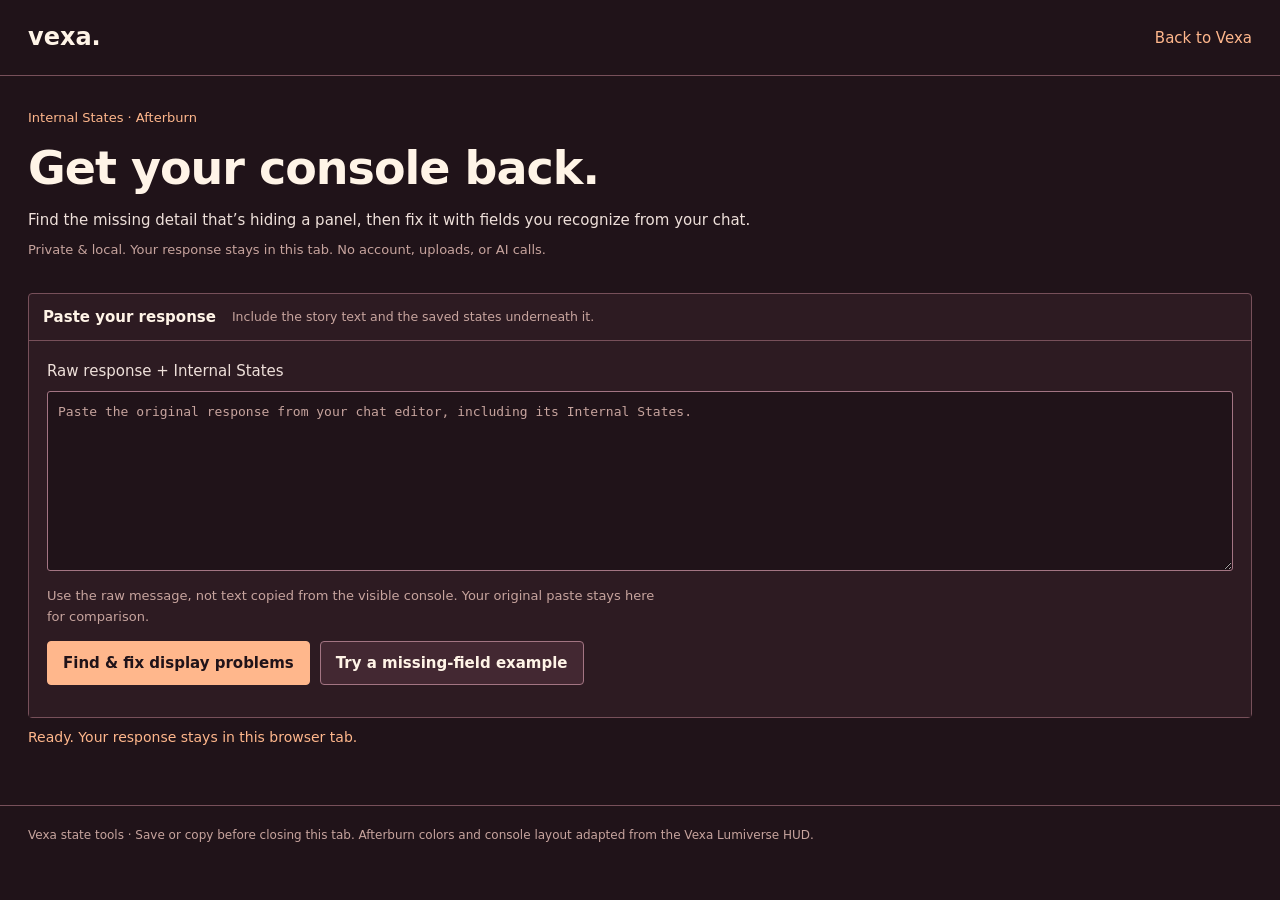
<file: vexa/states/index.html>
<!doctype html>
<html lang="en"><head><meta charset="utf-8"><meta name="viewport" content="width=device-width,initial-scale=1"><title>Vexa · Fix & edit your states</title><meta name="description" content="A guided Vexa state editor in the Afterburn HUD style. Find what is hiding your console and fix it without learning state tags."><style>
/* Reuses the author's Afterburn palette and lumiverse-hud console geometry.
   Native web controls, not a Lumiverse extension. Variance 4 / motion 1 / density 4. */
:root{color-scheme:dark;--deep:#201319;--panel:#2d1b22;--surface:#432832;--ink:#eee0da;--bright:#fff4e7;--muted:#c7a49e;--accent:#ffb78c;--signal:#d6a7d1;--line:#77505a}*{box-sizing:border-box}html{scroll-padding-top:20px}body{margin:0;background:var(--deep);color:var(--ink);font:15px/1.6 "Segoe UI",system-ui,sans-serif}a{color:var(--accent);text-underline-offset:4px}header,main,footer{max-width:1320px;margin:auto;padding:20px 28px}header{display:flex;align-items:center;justify-content:space-between;border-bottom:1px solid var(--line);min-height:76px}header a{text-decoration:none}header strong{font:650 24px "Bahnschrift","Aptos Display",system-ui,sans-serif;color:var(--bright)}h1,h2,h3{font-family:"Bahnschrift","Aptos Display",system-ui,sans-serif;color:var(--bright);line-height:1.2}h1{font-size:clamp(30px,4vw,46px);letter-spacing:-1px;margin:12px 0}h2{font-size:23px;margin:0 0 14px}h3{font-size:17px;margin:0 0 9px}p{margin:8px 0;max-width:76ch}.muted,small{color:var(--muted)}.intro{padding:12px 0 24px}.intro>p:first-child{color:var(--accent);font-size:13px;margin:0}.privacy{font-size:13px;color:var(--muted)}button,input,textarea,select{font:inherit}button{cursor:pointer;min-height:44px;border:1px solid var(--line);border-radius:4px;color:var(--bright);background:var(--surface);padding:9px 15px;font-weight:600}button:hover{background:#583441}button.primary{background:var(--accent);color:var(--deep);border-color:var(--accent)}button.quiet{background:transparent;color:var(--accent)}button:disabled{opacity:.5;cursor:default}input,textarea,select{width:100%;min-width:0;min-height:44px;background:var(--deep);border:1px solid var(--line);color:var(--ink);border-radius:3px;padding:10px}textarea{resize:vertical;line-height:1.6}input::placeholder,textarea::placeholder{color:var(--muted);opacity:1}button:focus-visible,input:focus-visible,textarea:focus-visible,select:focus-visible,a:focus-visible,summary:focus-visible{outline:2px solid var(--accent);outline-offset:3px}details{border:1px solid var(--line);border-radius:4px;background:var(--panel)}summary{cursor:pointer;min-height:44px;padding:11px 14px;font-weight:600;color:var(--bright);overflow-wrap:anywhere}details>p{margin:8px 14px 16px}.toolbar{display:flex;gap:10px;flex-wrap:wrap;margin:14px 0}.paste{padding:18px;background:var(--panel);border-top:1px solid var(--line)}.paste>label{display:block;margin-bottom:8px}#input{height:180px;font:13px/1.6 ui-monospace,monospace}.paste-help{font-size:13px;color:var(--muted)}#input-panel>summary{display:flex;align-items:center;gap:16px}#input-panel>summary small{font-weight:400}.status-line{color:var(--accent);font-size:14px;min-height:26px}#workspace{margin-top:20px}.workhead{display:flex;gap:20px;align-items:center;justify-content:space-between;padding:14px 18px;background:var(--panel);border:1px solid var(--line);border-top:3px solid var(--accent);border-radius:8px 8px 0 0}.workhead h2{margin:0;font-size:20px}.workhead p{margin:0;font-size:13px}.good{color:#bce0b2}.warn{color:var(--accent)}.issue-area{padding:20px;background:var(--panel);border:1px solid var(--line);border-top:0}.issue-area h2{font-size:20px}.issue-area>p{color:var(--muted);font-size:14px}#issues{display:grid;grid-template-columns:repeat(2,minmax(0,1fr));gap:14px;margin-top:16px}.issue-card{background:var(--deep);border:1px solid var(--line);border-left:3px solid var(--accent);padding:16px;min-width:0}.issue-card>p{font-size:14px;color:var(--ink)}.issue-card details{background:transparent;border:0;margin:10px 0}.issue-card summary{padding:6px 0;min-height:32px;color:var(--accent);font-size:14px}.issue-card details p{margin:4px 0 10px;font-size:14px;color:var(--muted)}.issue-card button{font-size:14px}.console{display:grid;grid-template-columns:170px minmax(0,1fr);border:1px solid var(--line);border-top:0;background:var(--panel)}#sections{padding:12px 8px;border-right:1px solid var(--line);align-self:stretch}#sections button{display:block;width:100%;text-align:left;border:1px solid transparent;background:transparent;color:var(--muted);margin:3px 0;font-size:13px;font-weight:500;padding:8px 10px;min-height:40px}#sections button:hover{background:var(--surface)}#sections button[aria-current]{border-color:var(--line);background:var(--surface);color:var(--bright);box-shadow:inset 3px 0 var(--accent)}#sections button.has-error{color:var(--accent)}.instruments{display:grid;grid-template-columns:220px minmax(0,1fr);gap:20px;padding:20px;align-items:start;background:linear-gradient(#ffffff03 1px,transparent 1px),linear-gradient(90deg,#ffffff03 1px,transparent 1px);background-size:28px 28px}.briefing{border:1px solid var(--line);background:var(--deep);border-radius:4px;padding:16px;position:sticky;top:20px}.briefing h3{color:var(--accent);font-size:18px}.brief-line{padding:10px 0;border-bottom:1px solid var(--line)}.brief-line small{display:block;font-size:12px}.brief-line span{display:block;overflow-wrap:anywhere}.briefing button{font-size:12px;margin-top:14px;padding:7px 10px;width:100%}.editor-column{min-width:0}#section-context{font-size:13px;color:var(--muted);margin:0 0 16px}#editor>h2{padding-bottom:12px;border-bottom:1px solid var(--line)}.record{margin:0 0 14px;min-width:0}.record>summary{background:var(--surface)}.record-body{padding:16px}.field{margin:0 0 22px}.field>label{display:block;color:var(--bright);font-weight:600;margin-bottom:5px}.field-help{font-size:13px;color:var(--muted);margin:0 0 10px;line-height:1.5}.field textarea{display:block}.missing-field{border:1px solid var(--accent);border-left:3px solid var(--accent);padding:14px;background:var(--deep)}.missing-field h3{color:var(--accent)}.fix-hint{font-size:13px;color:var(--ink);margin-top:12px}.focused-fix{outline:2px solid var(--accent);outline-offset:5px}.optional-fields,.record-tools,.advanced-field{background:transparent;border:0;border-top:1px solid var(--line);border-radius:0;margin-top:14px}.optional-fields summary,.record-tools summary,.advanced-field summary{font-size:12px;color:var(--muted);padding:8px 0}.optional-fields button,.record-tools button{font-size:13px;margin:5px}.optional-fields p{margin:0 0 10px;font-size:13px}.advanced-field textarea{font:12px/1.6 ui-monospace,monospace}.technical-label{display:block;font:11px ui-monospace,monospace;margin-top:8px}.choice-grid{display:grid;grid-template-columns:repeat(2,minmax(0,1fr));gap:12px}.choice span{display:block;font-size:13px;margin-bottom:5px;color:var(--signal)}.feeling-grid{display:grid;grid-template-columns:repeat(2,minmax(0,1fr));gap:12px}.matrix{display:grid;grid-template-columns:1fr;gap:12px}.axis{border:1px solid var(--line);border-radius:3px;padding:10px 12px;background:var(--deep)}.axis-heading{display:flex;justify-content:space-between;gap:10px;font-size:14px;color:var(--bright)}.axis-heading output{color:var(--accent);font-variant-numeric:tabular-nums}.axis input[type=range]{accent-color:var(--accent);border:0;padding:0;min-height:34px}.axis-drift{display:flex;align-items:center;gap:16px;font-size:12px;color:var(--muted)}.axis-drift input{width:75px;margin-left:auto;padding:6px;min-height:36px}.savebar{display:flex;justify-content:space-between;gap:20px;align-items:center;padding:16px 18px;background:var(--panel);border:1px solid var(--line);border-top:0;border-radius:0 0 8px 8px;position:sticky;bottom:0;z-index:2;box-shadow:0 -6px 20px #20131988}.savebar p{font-size:13px;color:var(--muted);margin:0}.savebar .toolbar{margin:0;flex-shrink:0}.advanced{margin-top:22px}.advanced-body{padding:18px}.advanced h3{margin-top:16px}.advanced textarea{min-height:240px;font:12px/1.6 ui-monospace,monospace}#checks p{font:12px/1.5 ui-monospace,monospace;overflow-wrap:anywhere}#report{padding-left:22px;font-size:13px;overflow-wrap:anywhere}footer{font-size:12px;color:var(--muted);margin-top:25px;border-top:1px solid var(--line)}[hidden]{display:none!important}@media(max-width:1050px){.instruments{grid-template-columns:1fr}.briefing{position:static;display:grid;grid-template-columns:repeat(3,minmax(0,1fr));gap:8px;padding:12px}.briefing h3{grid-column:1/-1;margin:0}.brief-line{border:0;padding:0;font-size:13px}.briefing button{grid-column:1/-1;margin:5px 0 0;width:auto;justify-self:start}}@media(max-width:700px){header,main,footer{padding:16px}.intro{padding:4px 0 18px}h1{font-size:32px}#input-panel>summary{display:block}#input-panel>summary small{display:block}.console{grid-template-columns:1fr}#sections{display:flex;overflow:auto;border-right:0;border-bottom:1px solid var(--line);padding:8px}#sections button{white-space:nowrap;width:auto;flex-shrink:0;margin:0}.instruments{padding:14px}.workhead{align-items:flex-start;gap:8px;flex-direction:column}.workhead h2{font-size:18px}#issues{grid-template-columns:1fr}.issue-area{padding:16px}.savebar{padding:12px;gap:8px;flex-direction:column;align-items:stretch}.savebar .toolbar button{flex:1;font-size:13px}.savebar p{font-size:12px}.record-body{padding:12px}.briefing{grid-template-columns:1fr 1fr}.brief-line:last-of-type{grid-column:1/-1}.choice-grid,.feeling-grid{gap:10px}.missing-field .toolbar button{width:100%}.paste{padding:14px}.paste .toolbar button{flex:1}.advanced-body{padding:14px}}@media(prefers-reduced-motion:reduce){*{scroll-behavior:auto!important}}
button,input,textarea,select{border-color:#a37583}.field{scroll-margin-bottom:140px}
</style></head><body><header><a href="../"><strong>vexa.</strong></a><a href="../#get-vexa">Back to Vexa</a></header><main>
<section class="intro"><p>Internal States · Afterburn</p><h1>Get your console back.</h1><p>Find the missing detail that’s hiding a panel, then fix it with fields you recognize from your chat.</p><p class="privacy">Private & local. Your response stays in this tab. No account, uploads, or AI calls.</p></section>
<details id="input-panel" open><summary>Paste your response <small>Include the story text and the saved states underneath it.</small></summary><div class="paste"><label for="input">Raw response + Internal States</label><textarea id="input" spellcheck="false" placeholder="Paste the original response from your chat editor, including its Internal States."></textarea><p class="paste-help">Use the raw message, not text copied from the visible console. Your original paste stays here for comparison.</p><div class="toolbar"><button class="primary" id="repair" disabled>Find & fix display problems</button><button id="demo">Try a missing-field example</button></div></div></details>
<p id="status" class="status-line" role="status" aria-live="polite">Loading format definitions…</p>
<section id="workspace" hidden><div class="workhead"><h2>Internal States</h2><p id="health" role="status" aria-live="polite"></p></div>
<section class="issue-area" aria-labelledby="issue-count"><h2 id="issue-count">Checking your response</h2><p id="issue-intro"></p><div id="issues"></div></section>
<div class="console"><nav id="sections" aria-label="Console sections"></nav><div class="instruments"><aside id="briefing" class="briefing" aria-label="Current scene"></aside><div class="editor-column"><p id="section-context"></p><div id="editor"></div></div></div></div>
<div class="savebar"><p>When you’re done, replace the original response in your chat editor with this copy.</p><div class="toolbar"><button class="primary" id="copy" disabled>Copy fixed response</button><button id="export" disabled>Download .txt</button></div></div>
<details id="advanced" class="advanced"><summary>Advanced details & saved text</summary><div class="advanced-body"><details id="repairs"><summary id="repair-summary">Formatting changes</summary><ul id="report"></ul></details><details><summary>Technical display checks</summary><p>These are the preset’s included detection patterns, after the host’s braille-space normalization. They check whether each present record can be read; they do not run the full visual renderer.</p><div id="checks"></div></details><details><summary>Add an optional section</summary><p>Missing optional sections do not need to be restored just to pass a check.</p><label for="section-choice">Section</label><select id="section-choice"></select><button id="add-section">Add empty section</button></details><h3>Response + edited states</h3><label for="output">Advanced text. Re-open after editing to refresh the guided fields.</label><textarea id="output" spellcheck="false"></textarea><div class="toolbar"><button id="reparse">Re-open edited text</button></div></div></details>
</section><noscript><p>This local editor needs JavaScript enabled.</p></noscript></main><footer>Vexa state tools · Save or copy before closing this tab. Afterburn colors and console layout adapted from the Vexa Lumiverse HUD.</footer><script>
const CONTRACT={
  "schema": {
    "internal_states": [
      "state:world",
      "state:onscreen",
      "state:offscreen_agendas",
      "state:locations",
      "state:entityMem",
      "state:entity_state",
      "state:thoughts",
      "state:dam",
      "state:pair",
      "state:tracks",
      "state:arc",
      "state:chekhov",
      "state:inv",
      "state:story_notes",
      "state:notebook",
      "state:vent"
    ],
    "state:world": [
      "ct",
      "loc",
      "time",
      "date",
      "weather",
      "room",
      "user_pos",
      "entries",
      "obstacles",
      "audio",
      "pacing"
    ],
    "state:onscreen": [
      "ent_on"
    ],
    "ent_on": [
      "name",
      "parrott",
      "residualMood",
      "tfdy",
      "salience",
      "agenda",
      "why",
      "end",
      "move"
    ],
    "state:offscreen_agendas": [
      "ent_off"
    ],
    "ent_off": [
      "name",
      "loc",
      "agenda",
      "why",
      "goal",
      "end",
      "mood",
      "tfdy",
      "salience"
    ],
    "state:locations": [
      "map_index",
      "loc_rend"
    ],
    "map_index": [
      "active_map_id",
      "active_level",
      "map"
    ],
    "map": [
      "id",
      "name",
      "level",
      "main_exit"
    ],
    "level": [
      "z",
      "name"
    ],
    "loc_rend": [
      "id",
      "map_id",
      "name",
      "dim",
      "bbox",
      "anchor",
      "features",
      "adj",
      "grid",
      "occupants",
      "exits"
    ],
    "state:entityMem": [
      "ent_mem"
    ],
    "ent_mem": [
      "name",
      "mem"
    ],
    "state:entity_state": [
      "ent_col"
    ],
    "ent_col": [
      "name",
      "fontColor",
      "look",
      "voice",
      "persona",
      "private"
    ],
    "state:thoughts": [
      "ent_think"
    ],
    "ent_think": [
      "name",
      "tQ1",
      "tQ2",
      "tQ3",
      "tQ4",
      "tQ5"
    ],
    "state:dam": [
      "ent_dam"
    ],
    "ent_dam": [
      "pair",
      "sluice",
      "filters",
      "misc",
      "intent"
    ],
    "state:pair": [
      "pair"
    ],
    "pair": [
      "names",
      "mode",
      "dam",
      "matrix",
      "wall"
    ],
    "state:tracks": [
      "main",
      "track",
      "history"
    ],
    "state:arc": [
      "info",
      "timeline",
      "ki",
      "sho",
      "ten",
      "ketsu"
    ],
    "ki": [
      "beat"
    ],
    "sho": [
      "beat"
    ],
    "ten": [
      "beat"
    ],
    "ketsu": [
      "beat"
    ],
    "state:chekhov": [
      "chamber",
      "locked",
      "fired"
    ],
    "chamber": [
      "bullet"
    ],
    "locked": [
      "bullet"
    ],
    "fired": [
      "bullet"
    ],
    "state:inv": [
      "inv",
      "titles",
      "status"
    ],
    "state:story_notes": [
      "threads",
      "seeds",
      "motives",
      "horizon",
      "GremlinNote",
      "heckle"
    ],
    "state:notebook": [
      "ent"
    ],
    "state:vent": [
      "vent"
    ]
  },
  "patterns": [
    {
      "name": "03 - Wrapper",
      "pattern": "(?:<internal_states>\\s*)?(?=<state:world>\\s*<ct>[^<]*<\\/ct>\\s*<loc>\\s*([^<]*?)\\s*<\\/loc>\\s*<time>\\s*([^<]*?)\\s*<\\/time>\\s*(?:<date>\\s*([^<]*?)\\s*<\\/date>\\s*)?<weather>\\s*([^<]*?)\\s*<\\/weather>)(<state:world>[\\s\\S]*?<\\/state:vent>)(?:\\s*<\\/internal_states>)?",
      "flags": "gi"
    },
    {
      "name": "06 - Tabs - World",
      "pattern": "<state:world>\\s*<ct>([\\s\\S]*?)</ct>\\s*<loc>([\\s\\S]*?)</loc>\\s*<time>([\\s\\S]*?)</time>\\s*(?:<date>([\\s\\S]*?)</date>\\s*)?<weather>([\\s\\S]*?)</weather>\\s*<room>([\\s\\S]*?)</room>\\s*<user_pos>([\\s\\S]*?)</user_pos>\\s*<entries>([\\s\\S]*?)</entries>\\s*<obstacles>([\\s\\S]*?)</obstacles>\\s*<audio>([\\s\\S]*?)</audio>\\s*<pacing>\\s*([\\s\\S]*?)\\s*<\\/pacing>\\s*</state:(?:world|onscreen)>",
      "flags": "gi"
    },
    {
      "name": "08 - Contents - On-Screen",
      "pattern": "<ent_on>\\s*<name>([\\s\\S]*?)<\\/name>\\s*<parrott>([\\s\\S]*?)<\\/parrott>\\s*<residualMood>([\\s\\S]*?)<\\/residualMood>\\s*<tfdy>([\\s\\S]*?)<\\/tfdy>\\s*<salience>([\\s\\S]*?)<\\/salience>\\s*<agenda>([\\s\\S]*?)<\\/agenda>\\s*<why>([\\s\\S]*?)<\\/why>\\s*<end>([\\s\\S]*?)<\\/end>\\s*<move>([\\s\\S]*?)<\\/move>\\s*<\\/ent_on>",
      "flags": "gi"
    },
    {
      "name": "10 - Contents - Off-Screen",
      "pattern": "<ent_off>\\s*<name>([\\s\\S]*?)<\\/name>\\s*<loc>([\\s\\S]*?)<\\/loc>\\s*<agenda>([\\s\\S]*?)<\\/agenda>\\s*<why>([\\s\\S]*?)<\\/why>\\s*<goal>([\\s\\S]*?)<\\/goal>\\s*<end>([\\s\\S]*?)<\\/end>\\s*<mood>(?:ParrotMood:\\s*)?([\\s\\S]*?)<\\/mood>\\s*<tfdy>([\\s\\S]*?)<\\/tfdy>\\s*<salience>(?:sal:\\s*)?([\\s\\S]*?)<\\/salience>\\s*<\\/ent_off>",
      "flags": "gi"
    },
    {
      "name": "18 - Contents - Entity State",
      "pattern": "<ent_col>\\s*<name>([^<]*?)<\\/name>\\s*<fontColor>\\s*(?:Hex Color:\\s*)?(?:(?:cornflower|marigold|jade|orchid|rust|citrine|lilac|seafoam|peach|coral|matcha|electric|periwinkle|fuchsia|mint|blush)\\s+(?=#[0-9A-Fa-f]{6}\\s*<\\/fontColor>))?(#[0-9A-Fa-f]{6}|cornflower|marigold|jade|orchid|rust|citrine|lilac|seafoam|peach|coral|matcha|electric|periwinkle|fuchsia|mint|blush)\\s*<\\/fontColor>\\s*<look>([^<]*?)<\\/look>\\s*<voice>([^<]*?)<\\/voice>\\s*<persona>([^<]*?)<\\/persona>\\s*<private>([^<]*?)<\\/private>\\s*<\\/ent_col>",
      "flags": "gi"
    },
    {
      "name": "21 - Contents - Thoughts",
      "pattern": "<ent_think>\\s*<name>([\\s\\S]*?)<\\/name>\\s*<tQ1>([\\s\\S]*?)<\\/tQ1>\\s*<tQ2>([\\s\\S]*?)<\\/tQ2>\\s*<tQ3>([\\s\\S]*?)<\\/tQ3>\\s*<tQ4>([\\s\\S]*?)<\\/tQ4>\\s*<tQ5>([\\s\\S]*?)<\\/tQ5>\\s*<\\/ent_think>",
      "flags": "gi"
    },
    {
      "name": "24 - Contents - Dam",
      "pattern": "(?<![^\\s<>])(?:<ent_dam>\\s*)?(?:<pair>\\s*)?([^<>\\r\\n]*?→[^<>\\r\\n]*?)(?:\\s*<\\/pair>)?\\s*(?:<sluice>\\s*)?E:\\s*\\[?([a-z-]+|∅)\\]?\\s*L:\\s*\\[?([a-z-]+|∅)\\]?(?:\\s*<\\/sluice>)?\\s*(?:<filters>\\s*)?Soc:\\s*\\[?(hard|cracked|restricted|open|[hcro]|∅)\\]?\\s*((?:\\([^)]*\\)\\s*)*)Val:\\s*\\[?(hard|cracked|restricted|open|[hcro]|∅)\\]?\\s*((?:\\([^)]*\\)\\s*)*)Comp:\\s*\\[?(hard|cracked|restricted|open|[hcro]|∅)\\]?\\s*((?:\\([^)]*\\)\\s*)*)Rel:\\s*\\[?(hard|cracked|restricted|open|[hcro]|∅)\\]?\\s*((?:\\([^)]*\\)\\s*)*)(?:\\s*<\\/filters>)?\\s*(?:<misc>\\s*)?clash:\\s*\\[?(yes|y|no|—|∅)\\]?\\s*\\|\\s*T(?:ension)?:\\s*\\[?(yes|y|no|—|∅)\\]?(?:\\s*<\\/misc>)?\\s*(?:<intent>\\s*)?(?:intent:\\s*)?([\\s\\S]*?)(?=\\s*(?:<\\/intent>|<\\/ent_dam>|<\\/(?:state:dam|div)>|$))\\s*(?:<\\/intent>)?\\s*(?:<\\/ent_dam>)?",
      "flags": "gi"
    },
    {
      "name": "27 - Contents - Pair",
      "pattern": "(?<![^\\s<>])(?:<(?:state:)?pair>\\s*)?(?:<names>\\s*)?([^<>\\r\\n]*?↔[^<>\\r\\n]*?)(?:\\s*<\\/names>)?\\s*(?:<mode>\\s*)?mode:\\s*\\[?([a-z-]+)\\]?(?:\\s*<\\/mode>)?\\s*(?:<dam>\\s*)?E:\\s*\\[?([a-z]+)\\]?\\s*L:\\s*\\[?([a-z]+)\\]?\\s*Gate:\\s*\\[?([a-z-]+)\\]?(?:\\s*<\\/dam>)?\\s*(?:<matrix>\\s*)?🌶️\\s*\\[?([+-]?\\d+)\\s*,\\s*([+−-]?\\d+|[+−-])\\]?\\s*🎲\\s*\\[?([+-]?\\d+)\\s*,\\s*([+−-]?\\d+|[+−-])\\]?\\s*🤝\\s*\\[?([+-]?\\d+)\\s*,\\s*([+−-]?\\d+|[+−-])\\]?\\s*🛠️\\s*\\[?([+-]?\\d+)\\s*,\\s*([+−-]?\\d+|[+−-])\\]?\\s*🏠\\s*\\[?([+-]?\\d+)\\s*,\\s*([+−-]?\\d+|[+−-])\\]?\\s*🕊️\\s*\\[?([+-]?\\d+)\\s*,\\s*([+−-]?\\d+|[+−-])\\]?\\s*😠\\s*\\[?([+-]?\\d+)\\s*,\\s*([+−-]?\\d+|[+−-])\\]?\\s*🥊\\s*\\[?([+-]?\\d+)\\s*,\\s*([+−-]?\\d+|[+−-])\\]?\\s*❄️\\s*\\[?([+-]?\\d+)\\s*,\\s*([+−-]?\\d+|[+−-])\\]?\\s*🪨\\s*\\[?([+-]?\\d+)\\s*,\\s*([+−-]?\\d+|[+−-])\\]?\\s*🌫️\\s*\\[?([+-]?\\d+)\\s*,\\s*([+−-]?\\d+|[+−-])\\]?\\s*🐍\\s*\\[?([+-]?\\d+)\\s*,\\s*([+−-]?\\d+|[+−-])\\]?(?:\\s*<\\/matrix>)?\\s*(?:<wall>\\s*)?(?:wall:\\s*)?\\[?([^<>\\]\\s]+)\\]?(?:\\s*<\\/wall>)?\\s*(?:<\\/pair>)?",
      "flags": "gi"
    },
    {
      "name": "36 - Contents - Arc",
      "pattern": "<info>([\\s\\S]*?)<\\/info>\\s*<timeline>([\\s\\S]*?)<\\/timeline>\\s*<ki>([\\s\\S]*?)<\\/ki>\\s*<sho>([\\s\\S]*?)<\\/sho>\\s*<ten>([\\s\\S]*?)<\\/ten>\\s*<ketsu>([\\s\\S]*?)<\\/ketsu>",
      "flags": "gi"
    },
    {
      "name": "39 - Contents - Chekhov",
      "pattern": "<chamber>([\\s\\S]*?)<\\/chamber>\\s*<locked>([\\s\\S]*?)<\\/locked>\\s*<fired>([\\s\\S]*?)<\\/fired>",
      "flags": "gi"
    },
    {
      "name": "42 - Contents - Inventory",
      "pattern": "<inv>([\\s\\S]*?)<\\/inv>\\s*<titles>([\\s\\S]*?)<\\/titles>\\s*<status>([\\s\\S]*?)<\\/status>",
      "flags": "gi"
    },
    {
      "name": "45 - Contents - Story Notes",
      "pattern": "<threads>([\\s\\S]*?)<\\/threads>\\s*<seeds>([\\s\\S]*?)<\\/seeds>\\s*<motives>([\\s\\S]*?)<\\/motives>\\s*<horizon>([\\s\\S]*?)<\\/horizon>\\s*<GremlinNote>([\\s\\S]*?)<\\/GremlinNote>\\s*<heckle>([\\s\\S]*?)<\\/heckle>",
      "flags": "gi"
    }
  ]
};
/* Structural recovery only. Never execute pasted markup. */
function createEngine(contract) {
 const schema=contract.schema, known=[...new Set(Object.values(schema).flat().concat('internal_states','loc_load'))];
 schema['state:locations']=[...schema['state:locations'],'loc_load']; schema.loc_load=schema.loc_rend;
 const clean=s=>s.replace(/\u2800/g,' ');
 const distance=(a,b)=>{let r=Array.from({length:b.length+1},(_,i)=>i);for(let i=0;i<a.length;i++){let q=[i+1];for(let j=0;j<b.length;j++)q.push(Math.min(q[j]+1,r[j+1]+1,r[j]+(a[i]!==b[j])));r=q;}return r[b.length];};
 function repair(input){
  const changes=[],warnings=[];
  const first=/<\s*(?:internal_states|state\s*:\s*[\w]+|ent_off|ent_on)\s*>/i.exec(input);
  if(!first) return {error:'No Internal States tags found. Paste the raw response, not the rendered panels.'};
  const start=first.index; const endMatches=[...input.matchAll(/<\s*\/\s*internal_states\s*>/gi)];
  let end=endMatches.find(m=>m.index>=start);end=end?end.index+end[0].length:input.length;
  if(!endMatches.length){let tail=/<\s*\/\s*state\s*:\s*vent\s*>/i.exec(input.slice(start));if(tail)end=start+tail.index+tail[0].length;}
  if(endMatches.filter(m=>m.index>=start).length>1 || [...input.matchAll(/<\s*internal_states\s*>/gi)].length>1)return {error:'Multiple state envelopes found. Paste one response at a time so no state block is overwritten.'};
  const source=input.slice(start,end),root={tag:'root',children:[]},stack=[root];let last=0;
  const log=(message)=>changes.push(message);
  const closeMissing=()=>{const n=stack.at(-1);if(!n.children.some(c=>c.tag)){const t=n.children.at(-1);if(t?.text!==undefined)t.text=t.text.replace(/\r?\n[ \t\u2800]*$/,'');}stack.pop();};
  const tokens=[...source.matchAll(/<\s*(\/?)\s*([\w: -]+?)\s*>/g)];
  for(const m of tokens){
   let parent=stack.at(-1),between=source.slice(last,m.index); if(between)parent.children.push({text:between});
   let close=!!m[1],raw=m[2],tag=raw.replace(/\s*:\s*/g,':').trim();
   const exact=known.find(k=>k.toLowerCase()===tag.toLowerCase());
   if(exact)tag=exact;
   else if(close && stack.length>1){tag=stack.at(-1).tag;warnings.push(`Inferred closing tag </${raw}> as </${tag}>. Review this repair.`);}
   else {const candidates=(schema[parent.tag]||known).map(k=>[k,distance(tag.toLowerCase(),k.toLowerCase())]).sort((a,b)=>a[1]-b[1]);if(candidates[0]?.[1]<=2 && candidates[0][1]< (candidates[1]?.[1]??99))tag=candidates[0][0];else{parent.children.push({text:m[0]});warnings.push(`Unrecognized tag ${m[0]} retained. Edit it in Output if needed.`);last=m.index+m[0].length;continue;}}
   if(tag!==raw)log(`Renamed ${close?'</':'<'}${raw}> to ${close?'</':'<'}${tag}>.`);
   if(close){let idx=stack.map(n=>n.tag).lastIndexOf(tag);if(idx<1){if(stack.length>1 && !schema[stack.at(-1).tag]){log(`Matched </${raw}> to <${stack.at(-1).tag}>.`);stack.pop();}else{parent.children.push({text:m[0]});warnings.push(`Unmatched </${raw}> retained.`);}}else{while(stack.length-1>idx){log(`Added missing </${stack.at(-1).tag}>.`);closeMissing();}stack.pop();}}
   else {
    // A new sibling closes an unfinished leaf or record, using the template's parent rules.
    if(parent!==root && !(schema[parent.tag]||[]).includes(tag)){
     let idx=-1;for(let i=stack.length-2;i>=0;i--)if((schema[stack[i].tag]||[]).includes(tag)){idx=i;break;}
     if(idx>=0)while(stack.length-1>idx){log(`Added missing </${stack.at(-1).tag}> before <${tag}>.`);closeMissing();}
     else if(!schema[parent.tag]){log(`Added missing </${parent.tag}>.`);closeMissing();}
    }
    const node={tag,children:[]};stack.at(-1).children.push(node);stack.push(node);
   }
   last=m.index+m[0].length;
  }
  if(last<source.length)stack.at(-1).children.push({text:source.slice(last)});
  while(stack.length>1){log(`Added missing </${stack.at(-1).tag}> at end. Confirm the paste was complete.`);stack.pop();}
  // Drop only whitespace between structural tags, retaining text values exactly.
  function tidy(n){if(!n.children)return;const has=n.children.some(c=>c.tag);if(has)n.children=n.children.filter(c=>c.tag||clean(c.text).trim());const order=schema[n.tag];if(order&&n.children.every(c=>c.tag&&order.includes(c.tag))){const sorted=[...n.children].sort((a,b)=>order.indexOf(a.tag)-order.indexOf(b.tag));if(sorted.some((c,i)=>c!==n.children[i])){n.children=sorted;log(`Restored template field order inside <${n.tag}>.`);}}n.children.forEach(tidy);}
  tidy(root);
  return {root,prefix:input.slice(0,start),suffix:input.slice(end),changes,warnings,original:input};
 }
 const serialize=(n,level=0)=>n.text!==undefined?n.text:n.tag==='root'?n.children.map(c=>serialize(c,0)).join('\n'):!n.children.some(c=>c.tag)?`<${n.tag}>${n.children.map(c=>serialize(c)).join('')}</${n.tag}>`:`<${n.tag}>\n${n.children.map(c=>'  '.repeat(level+1)+serialize(c,level+1)).join('\n')}\n${'  '.repeat(level)}</${n.tag}>`;
 function walk(n,fn){if(n.tag)fn(n);n.children?.forEach(c=>walk(c,fn));}
 const required={ 'state:world':['ct','loc','time','weather','room','user_pos','entries','obstacles','audio','pacing'],ent_on:['name','parrott','residualMood','tfdy','salience','agenda','why','end','move'],ent_off:['name','loc','agenda','why','goal','end','mood','tfdy','salience'],ent_col:['name','fontColor','look','voice','persona','private'],ent_think:['name','tQ1','tQ2','tQ3','tQ4','tQ5'],'state:arc':['info','timeline','ki','sho','ten','ketsu'],'state:chekhov':['chamber','locked','fired'],'state:inv':['inv','titles','status'],'state:story_notes':['threads','seeds','motives','horizon','GremlinNote','heckle']};
 const scopes={'06 - Tabs - World':'state:world','08 - Contents - On-Screen':'ent_on','10 - Contents - Off-Screen':'ent_off','18 - Contents - Entity State':'ent_col','21 - Contents - Thoughts':'ent_think','24 - Contents - Dam':'ent_dam','27 - Contents - Pair':'pair','36 - Contents - Arc':'state:arc','39 - Contents - Chekhov':'state:chekhov','42 - Contents - Inventory':'state:inv','45 - Contents - Story Notes':'state:story_notes'};
 function validate(doc){const issues=[];const text=clean(serialize(doc.root));const checks=contract.patterns.map(p=>{const rx=()=>new RegExp(p.pattern,p.flags.replace('g',''));let nodes=[];walk(doc.root,n=>{if(n.tag===scopes[p.name]&&(n.tag!=='pair'||n.children.some(c=>c.tag==='names')))nodes.push(n);});const failed=nodes.filter(n=>!rx().test(clean(serialize(n))));return {name:p.name,pass:scopes[p.name]?nodes.length>0&&!failed.length:rx().test(text),total:nodes.length,failed:failed.length,absent:!!scopes[p.name]&&!nodes.length};});
  walk(doc.root,n=>{if(!schema[n.tag])return;const expected=schema[n.tag];const children=n.children.filter(c=>c.tag);const missing=expected.filter(t=>!children.some(c=>c.tag===t));
   if(missing.length)issues.push({node:n,missing,message:`${n.tag}: absent ${missing.join(', ')}. Add only what this record needs.`});
  });return {issues,checks};}
 return {repair,serialize,validate,schema,walk,clean,required};
}

// Player-facing names follow the HUD. Stored tag names stay private to advanced views.
const TITLES = {
 'state:world':'World','state:onscreen':'On screen','state:offscreen_agendas':'Off screen',
 'state:locations':'Locations','state:entityMem':'Memories','state:entity_state':'Character details',
 'state:thoughts':'Thoughts','state:dam':'Emotional boundaries','state:pair':'Relationships',
 'state:tracks':'Story tracks','state:arc':'Story arc','state:chekhov':'Planted details',
 'state:inv':'Inventory','state:story_notes':'Story notes','state:notebook':'Notebook','state:vent':'Commentary',
 ent_on:'Character',ent_off:'Character',ent_mem:'Character memories',ent_col:'Character',ent_think:'Character thoughts',
 ent_dam:'Directional relationship',pair:'Relationship',loc_rend:'Visited room',loc_load:'Known room, not yet visited',
 map_index:'Buildings & current floor',map:'Building',level:'Floor',ki:'Opening',sho:'Development',ten:'Turn',ketsu:'Resolution',
 chamber:'Waiting to pay off',locked:'Waiting for a condition',fired:'Already paid off'
};
const INFO = {
 ct:['Turn number','The conversation turn recorded in this response.','42'],
 loc:['Location','Where this scene or character is right now. Use the established place from the story.','Library, beside the west window'],
 time:['Time','The current in-story clock time, not your real-world time.','06:45 AM'],
 date:['Date','The in-story date. This is optional for the World display.','Monday, September 12'],
 weather:['Weather','Outdoor conditions, or the relevant environment indoors or in space. Use what the story establishes. If it is unknown, leave it blank.','Rain outside; cool air through the open window'],
 room:['Room layout','Describe the existing room and its size if known. Do not invent geometry just to fill this in.','Desk against the north wall; door to the south'],
 user_pos:['Your character’s position','Where your character is standing or sitting within the room.','Seated at the desk'],
 entries:['Entrances & exits','Doors, windows, paths, and other ways into or out of the scene.','South door leads to the hallway'],
 obstacles:['Obstacles','Existing objects or barriers that obstruct movement or sight.','Tall bookcase between the desk and door'],
 audio:['Who can hear what','Sounds in the scene and what walls, doors, or distance muffle.','Closed door muffles quiet conversation'],
 pacing:['Scene pace','Slow lets the scene breathe; Flow continues normally; Push moves it forward.'],
 name:['Name','The existing character, building, or room name.','Charlotte Claymore'],
 names:['People in this relationship','The two people whose relationship this card describes. Keep the linking arrow.','Charlotte↔Florence'],
 parrott:['Current emotion','The character’s current emotion and its intensity, as shown in the character card.','ParrotEmotion:[Joy→Contentment→Peace] | Low'],
 mood:['Mood & reason','The off-screen character’s mood and why it carries into their current activity.','ParrotEmotion:[Joy→Contentment→Peace] [resting after a quiet evening]'],
 residualMood:['Lingering mood','A feeling carried over from earlier, its target, and how long it has lingered.','res:[Relief] | finished work | 1t'],
 tfdy:['Inner feelings','Tenderness, fury, dread, and yearning are separate feelings. Inner weather is how warm or cold they appear to others.'],
 salience:['Scene importance','The saved importance value shown as the character’s signal in the HUD. Keep the existing scale.','sal:6'],
 agenda:['What they’re doing','The character’s current activity, including what they were doing before entering this scene. Use the story, not a new task you invent.','Reviewing the estate accounts at the library desk'],
 why:['Why they’re doing it','The reason for that activity. This is the character’s motivation, not a formatting explanation.','The accounts need to be ready for tomorrow’s meeting'],
 goal:['What they want to achieve','The concrete result they expect from finishing this activity.','Finish checking the mill’s expenses'],
 end:['When they’ll finish','An established finish time or event. For off-screen activities use a specific time or completion condition.','06:45 AM, or when the account review is complete'],
 move:['Next move','Whether the character continues the activity or heads somewhere else.','Staying at the library desk'],
 id:['Saved identifier','A stable name used by saved maps and rooms. Preserve it unless you are deliberately repairing a reference.','library'],
 map_id:['Building identifier','The saved building this room belongs to. Use an existing building ID.','manor'],
 active_map_id:['Current building','The saved ID of the building your character is actually in, or ∅ when none is established.'],
 active_level:['Current floor','The floor your character occupies. Ground floor is 0; basements use negative numbers.'],
 z:['Floor number','Ground floor is 0; upstairs is positive and basements are negative.'],
 main_exit:['Building exit','The room and coordinates used to leave the building. Preserve established coordinates.'],
 dim:['Room dimensions','Width × depth × height in metres. Keep established dimensions.','10 x 10 x 4'],
 bbox:['Room bounds','The saved rectangle used by the map. Advanced map data; do not guess.'],
 anchor:['Placement relative to another room','The established side and neighboring room used to position this room.'],
 features:['Room features','Objects and changes already established in the room.','Oak desk; tall bookcases; open ledger'],
 adj:['Connected rooms','Saved room IDs connected north, south, east, west, up, or down. Keep the direction prefixes.'],
 grid:['Map position','The room’s established map coordinates and floor number.'],
 occupants:['People in the room','The people here and any established room-local positions.'],
 exits:['Door positions','Saved exits and their positions on the room map.'],
 mem:['Remembered fact','The fact, when it was learned, how it was learned, and confidence.','The door was locked. | T:06:30 AM | V:observed | C:confirmed'],
 fontColor:['Character color','A palette name or six-digit hex color. The renderer needs a recognized color format.','coral #F26D5B'],
 look:['Appearance','The character’s established appearance and distinguishing features.'],
 voice:['Voice','How this character sounds: register, texture, and characteristic phrasing.'],
 persona:['Personality','Established dominant and contrasting traits.'],
 private:['Private knowledge','A fact only this character knows about themselves.'],
 tQ1:['What do I want?','This character’s present goal, written in first person.'],
 tQ2:['How do I feel?','Their response to what just happened, written in first person.'],
 tQ3:['What am I thinking about?','Their current focus, written in first person.'],
 tQ4:['Why does it matter to me?','Their personal stake, written in first person.'],
 tQ5:['What would I really say?','What they would say if they spoke their mind.'],
 pair:['From one person to another','This boundary is directional. Charlotte→Florence can differ from Florence→Charlotte.'],
 sluice:['Expression channels','Emotion controls expression through behavior. Language controls expression through words.'],
 filters:['Reasons for holding back','Social, values, competence, and relationship filters can be hard, cracked, restricted, or open.'],
 misc:['Clash & transgression','Saved flags about conflicting permissions and an unaddressed transgression.'],
 intent:['What they want from the other person','The specific intention in this directional relationship.'],
 mode:['Relationship mode','The saved mode label. This is not automatically a dating status.'],
 dam:['Expression & feeling stage','Whether emotions and words can be expressed, plus the saved stage of emotional awareness.'],
 matrix:['Relationship feelings','The twelve feelings shown in the HUD. Charge is the current strength; drift is its saved change per turn.'],
 wall:['Conflicting feelings','The saved pair of opposing feelings in conflict, or ∅ for none.'],
 main:['Current story track','The active story, objective, progress, and pressure.'],
 track:['Side story','A short-term storyline with clear success and failure conditions.'],
 history:['Finished story','A completed storyline and its outcome.'],
 info:['Story arc overview','The arc name, act, genre, focus, and your character’s role.'],
 timeline:['Story timeframe','The established start and end of this arc.'],
 beat:['Story beat','A planned event and its progression state.'],
 bullet:['Planted detail','A detail waiting to pay off, with weight, age, and any condition that must be met.'],
 inv:['Items carried','Items your character currently has.'],titles:['Traits & titles','Established titles or traits.'],
 status:['Condition & injuries','Current physical conditions or injuries.'],
 threads:['Open questions','Unresolved story threads or tensions.'],seeds:['Clues & planted objects','Details introduced but not yet paid off.'],
 motives:['Hidden motives','What relevant characters secretly want.'],horizon:['What’s coming next','Established pressure or an approaching change.'],
 GremlinNote:['Note for the next turn','A brief saved reminder.'],heckle:['Continuity reminder','A reminder to keep the next turn consistent with this scene.'],
 ent:['Notebook entry','A saved reminder, thought, or discovery with its existing R, T, or D prefix.'],
 vent:['Commentary','The narrator’s saved commentary for this turn.']
};
const AXES = [
 ['🌶️','Desire'],['🎲','Playfulness'],['🤝','Friendship'],['🛠️','Commitment'],['🏠','Family'],['🕊️','Selflessness'],
 ['😠','Hate'],['🥊','Conflict'],['❄️','Hostility'],['🪨','Stagnation'],['🌫️','Indifference'],['🐍','Envy']
];
const FIELD_NAME = tag => INFO[tag]?.[0] || TITLES[tag] || 'Saved detail';




const $ = s => document.querySelector(s);
const make = (tag, text, cls) => {
  const e = document.createElement(tag);
  if (text !== undefined) e.textContent = text;
  if (cls) e.className = cls;
  return e;
};
let engine, contract, doc, selected, dirty = false;
let fields = new Map(), diagnostics = [], sections = [];
const text = n => (n?.children || []).map(c => c.text ?? '').join('');
const clean = s => engine.clean(s).trim();
const title = n => TITLES[n.tag] || FIELD_NAME(n.tag);
const child = (n, tag) => n.children.find(c => c.tag === tag);
function identity(n) {
  const key = n.children?.find(c => ['name','names','pair','id'].includes(c.tag));
  return key ? clean(text(key)) || 'Unnamed character or place' : title(n);
}
function status(s) { $('#status').textContent = s; }
function insert(parent, tag, value = '') {
  const order = engine.schema[parent.tag] || [];
  const i = parent.children.findIndex(c => c.tag && order.indexOf(c.tag) > order.indexOf(tag));
  const node = {tag, children: value ? [{text:value}] : []};
  parent.children.splice(i < 0 ? parent.children.length : i, 0, node);
  dirty = true;
  return node;
}
function write(n, value) { n.children = [{text:value}]; dirty = true; sync(); }
const scopes = {
  '06 - Tabs - World':'state:world','08 - Contents - On-Screen':'ent_on',
  '10 - Contents - Off-Screen':'ent_off','18 - Contents - Entity State':'ent_col',
  '21 - Contents - Thoughts':'ent_think','24 - Contents - Dam':'ent_dam',
  '27 - Contents - Pair':'pair','36 - Contents - Arc':'state:arc',
  '39 - Contents - Chekhov':'state:chekhov','42 - Contents - Inventory':'state:inv',
  '45 - Contents - Story Notes':'state:story_notes'
};
function diagnose() {
  const issues = [];
  for (const [tag,heading,reason] of [
    ['state:world','The World panel is missing','The display starts by looking for World. Without it, the entire console may stay hidden.'],
    ['state:vent','The console has no finishing section','The display waits for the end of Commentary to know the state block is complete. Without it, the console can stay on its loading screen.']
  ]) if (!sections.some(n => n.tag === tag)) issues.push({kind:'section',tag,heading,reason,
    remedy:'Restore this section with empty fields. Then add any details the story establishes. You do not need to invent missing information.'});
  for (const section of sections) engine.walk(section, n => {
    for (const tag of engine.required[n.tag] || []) if (!child(n,tag)) issues.push({kind:'missing',node:n,tag,section,
      heading:`${identity(n)}: ${FIELD_NAME(tag)} is missing`,
      reason:n === section ? `The ${title(section)} panel reads these fields in a fixed sequence. This field is absent, so the panel cannot read the surrounding details correctly.` : `The ${title(section)} display reads this character’s fields together. One missing field can hide the whole card, even when other characters still appear.`,
      remedy:`${INFO[tag]?.[1] || 'Use an established detail from the story.'} You can also restore this field empty. Its missing container, rather than missing story information, is what breaks this pattern.`});
  });
  for (const pattern of contract.patterns) {
    if (!scopes[pattern.name]) continue;
    for (const section of sections) engine.walk(section, n => {
      if (n.tag !== scopes[pattern.name] || (n.tag === 'pair' && section.tag !== 'state:pair')) return;
      if (new RegExp(pattern.pattern,pattern.flags.replace('g','')).test(engine.clean(engine.serialize(n)))) return;
      if (issues.some(i => i.node === n)) return;
      let tag, reason, remedy;
      if (n.tag === 'ent_col' && child(n,'fontColor')) {
        const color = clean(text(child(n,'fontColor')));
        if (!/^(?:Hex Color:\s*)?(?:(?:cornflower|marigold|jade|orchid|rust|citrine|lilac|seafoam|peach|coral|matcha|electric|periwinkle|fuchsia|mint|blush)\s+)?(?:#[0-9a-f]{6}|cornflower|marigold|jade|orchid|rust|citrine|lilac|seafoam|peach|coral|matcha|electric|periwinkle|fuchsia|mint|blush)$/i.test(color)) {
          tag='fontColor'; reason='The character color is not a recognized palette name or six-digit hex color. That prevents the Character details card from being read.';
          remedy='Restore this character’s established color. Accepted examples: coral, #F26D5B, or coral #F26D5B. Do not choose a new identity color unless you intend to change it.';
        }
      }
      if (n.tag === 'pair' && child(n,'matrix')) {
        const missing = AXES.filter(([emoji]) => !text(child(n,'matrix')).includes(emoji));
        if (missing.length) { tag='matrix'; reason=`The relationship card needs all twelve feelings in order. Missing: ${missing.map(([,label])=>label).join(', ')}.`; remedy='Restore the missing feeling values from an earlier working response. Do not guess them. Advanced saved text is available to restore the complete line.'; }
        else {
          const invalid=AXES.filter(([emoji])=>!new RegExp(`${emoji}\\s*\\[?([+-]?\\d+)\\s*,\\s*([+−-]?\\d+|[+−-])\\]?`).test(engine.clean(text(child(n,'matrix')))));
          if(invalid.length){tag='matrix';reason=`The saved numbers for ${invalid.map(([,label])=>label).join(', ')} cannot be read. Each feeling needs a strength and a change value, separated by a comma.`;remedy='Use the two values from a working response. The saved format is, for example, 🎲[8,-1]: strength 8, change -1. This is a format example, not a suggested value for your character.';}
        }
      }
      if(!tag && ['pair','ent_dam'].includes(n.tag)){
        const tests=n.tag==='pair'?[
          ['names',/↔/,'The two people are no longer linked with the relationship arrow.','Keep both existing names and put ↔ between them.'],
          ['mode',/mode:\s*\[?[a-z-]+/i,'The relationship mode lost its saved label format.','Keep the existing mode and restore its mode: prefix.'],
          ['dam',/E:\s*\[?[a-z]+\]?\s*L:\s*\[?[a-z]+\]?\s*Gate:\s*\[?[a-z-]+/i,'One of the expression channels or the feeling stage is missing its saved prefix.','Restore E: for Emotion, L: for Language, and Gate: for the feeling stage, using the values from a working response.'],
          ['wall',/(?:wall:\s*)?\[?[^<>\]\s]+\]?/,'The conflicting-feelings entry has no readable value.','Use ∅ if the existing state had no conflict, or restore its saved emoji pair.']
        ]:[
          ['pair',/→/,'This directional relationship lost its from-person → to-person arrow.','Keep the established names and place → between them.'],
          ['sluice',/E:\s*\[?[a-z-]+\]?\s*L:\s*\[?[a-z-]+\]?/i,'The Emotion or Language channel is missing its saved prefix.','Use the previous response to restore E:sealed or E:open and L:sealed or L:open.'],
          ['filters',/Soc:\s*\[?(?:hard|cracked|restricted|open|[hcro]|∅)/i,'The Social filter is missing or has an unrecognized setting.','Restore its saved Social setting: hard, cracked, restricted, or open. The saved prefixes are Soc:, Val:, Comp:, and Rel:.'],
          ['misc',/clash:\s*\[?(?:yes|y|no|—|∅)\]?\s*\|\s*T(?:ension)?:\s*\[?(?:yes|y|no|—|∅)/i,'A Clash or Tension flag is missing its saved label or separator.','Restore the established yes/no flags with a | between them, such as clash:no | T:no. Do not change the flags just to fix formatting.']
        ];
        const broken=tests.find(([field,rx])=>!child(n,field)||!rx.test(engine.clean(text(child(n,field)))));
        if(broken){[tag,,reason,remedy]=broken;}
      }
      issues.push({kind:'format',node:n,section,tag,
        heading:`${identity(n)}: ${tag ? FIELD_NAME(tag)+' needs a different format' : 'this card still cannot be read'}`,
        reason:reason || 'The fields are present, but this card still does not match its display pattern. A value may have lost a required separator, arrow, or prefix, or an extra field may interrupt the sequence.',
        remedy:remedy || 'Open this card and compare its guided fields with an earlier working response. The technical check is available in Advanced details. Do not invent story facts to make the check pass.'});
    });
  }
  if (doc.warnings.length) issues.push({kind:'review',heading:'An uncertain formatting repair needs your review',
    reason:'A damaged tag could not be identified with certainty. Its value was kept and a likely closer was used where possible.',
    remedy:'Review Formatting changes. If the guess is wrong, use Advanced text to correct it before copying.'});
  return issues;
}
function reveal(issue) {
  if (issue.kind==='section') return addSection(issue.tag);
  if (issue.kind==='review') { $('#repairs').open=true; $('#repairs').scrollIntoView({block:'center'}); return; }
  openSection(issue.section,issue.node,issue.tag);
}
function sync() {
  if (!doc) return;
  $('#output').value=doc.prefix+engine.serialize(doc.root)+doc.suffix;
  diagnostics=diagnose();
  const blocking=diagnostics.filter(i=>i.kind!=='review');
  $('#health').textContent=blocking.length ? `${blocking.length} display ${blocking.length===1?'problem':'problems'} to fix` : doc.warnings.length ? 'Display checks pass · review the repair' : 'Ready to copy back';
  $('#health').className=blocking.length?'warn':'good';
  $('#issue-count').textContent=blocking.length?'Fix what’s hidden':'Your display checks pass';
  $('#issue-intro').textContent=blocking.length?'Each problem points to the part of the console it can hide. Fix one at a time; known story details can stay as they are.':'The included display patterns can read the present records. Absent optional sections and empty free-text fields are not treated as errors.';
  $('#issues').replaceChildren();
  for (const issue of diagnostics) {
    const card=make('article',undefined,'issue-card');card.append(make('h3',issue.heading),make('p',issue.reason));
    const details=make('details');details.append(make('summary','How to fix it'),make('p',issue.remedy));card.append(details);
    const button=make('button',issue.kind==='section'?'Restore this section':issue.kind==='review'?'Review repair':`Fix ${issue.tag ? FIELD_NAME(issue.tag) : 'this card'}`);
    button.onclick=()=>reveal(issue);card.append(button);$('#issues').append(card);
  }
  $('#issues').hidden=!diagnostics.length;
  for (const button of $('#sections').querySelectorAll('button')) {
    const section=sections.find(n=>n.tag===button.dataset.section), count=diagnostics.filter(i=>i.section===section).length;
    button.textContent=title(section)+(count?` · ${count}`:'');button.classList.toggle('has-error',count>0);
  }
  $('#checks').replaceChildren();
  for (const c of engine.validate(doc).checks) $('#checks').append(make('p',`${c.absent?'Not present':c.pass?'Pass':c.failed?`${c.failed} of ${c.total} records fail`:'Fail'} · ${c.name}`,c.pass?'good':c.absent?'muted':'warn'));
  briefing();$('#copy').disabled=false;$('#export').disabled=false;
}
function briefing() {
  const world=sections.find(n=>n.tag==='state:world');$('#briefing').replaceChildren(make('h3','World'));
  for (const tag of ['loc','time','weather']) {
    const item=world&&child(world,tag), row=make('div',undefined,'brief-line');
    row.append(make('small',FIELD_NAME(tag)),make('span',item?clean(text(item))||'Not recorded':'Missing field'));$('#briefing').append(row);
  }
  const button=make('button','Edit world details');button.onclick=()=>world?openSection(world):addSection('state:world');$('#briefing').append(button);
}
function navigation() {
  $('#sections').replaceChildren();
  for (const section of sections) { const button=make('button',title(section));button.dataset.section=section.tag;button.onclick=()=>openSection(section);$('#sections').append(button); }
}
function openSection(section,target,tag) {
  selected=section;fields=new Map();$('#editor').replaceChildren(make('h2',title(section)));
  $('#section-context').textContent='Edit the details you recognize from the console. Changes update the response you copy; they do not send a message or advance the story.';
  for (const b of $('#sections').querySelectorAll('button')) { if (b.dataset.section===section.tag) b.setAttribute('aria-current','page');else b.removeAttribute('aria-current'); }
  render(section,$('#editor'));
  if (target) {
    const record=target===section?$('#editor'):fields.get(target);
    const wrapper=(tag&&record?.querySelector(`[data-field="${tag}"]`))||record;
    if (wrapper) { let parent=wrapper.parentElement;while(parent&&parent!==document.body){if(parent.tagName==='DETAILS')parent.open=true;parent=parent.parentElement;}wrapper.classList.add('focused-fix');wrapper.scrollIntoView({block:'center'});wrapper.querySelector('textarea,input,select,button')?.focus({preventScroll:true}); }
  }
}
function addSection(tag) {
  const parent=doc.root.children.find(n=>n.tag==='internal_states')||doc.root;
  let section=parent.children.find(n=>n.tag===tag);
  if (!section) { section=insert(parent,tag);for(const t of engine.required[tag]||(tag==='state:vent'?['vent']:[]))insert(section,t);sections.push(section);sections.sort((a,b)=>engine.schema.internal_states.indexOf(a.tag)-engine.schema.internal_states.indexOf(b.tag));navigation(); }
  sync();openSection(section);status('Section restored with empty fields. Add established details if you know them; nothing was invented.');
}
function select(options,current,onChange,label) {
  const input=make('select');input.setAttribute('aria-label',label);
  if (!options.some(o=>(Array.isArray(o)?o[0]:o)===current)) options=[['','Not recorded'],...options,...(current?[[current,`Saved value: ${current}`]]:[])];
  for (const item of options) {const [value,label]=Array.isArray(item)?item:[item,item];const option=make('option',label);option.value=value;input.append(option);}
  input.value=current;input.onchange=()=>onChange(input.value);return input;
}
function tokenControls(n,host) {
  const specs={
    sluice:[['Emotion','E',[['sealed','Sealed'],['open','Open']]],['Language','L',[['sealed','Sealed'],['open','Open']]]],
    dam:[['Emotion','E',[['s','Sealed'],['o','Open']]],['Language','L',[['s','Sealed'],['o','Open']]]],
    misc:[['Clash','clash',[['y','Yes'],['—','No'],['yes','Yes (full word)'],['no','No (full word)'],['∅','Not recorded']]],['Tension / unaddressed transgression','T',[['yes','Yes'],['no','No'],['y','Yes (short form)'],['—','No (dash)'],['∅','Not recorded']]]],
    main:[['Story pressure','pressure',[['none','None'],['low','Low'],['high','High'],['vacuum','Vacuum']]]],
    info:[['Focus','focus',[['Entity','Character'],['user','Your character']]],['Your character’s role','user role',[['focus','Focus'],['ally','Ally'],['obstacle','Obstacle'],['witness','Witness'],['rival','Rival']]]],
    filters:[['Social','Soc'],['Values','Val'],['Competence','Comp'],['Relationship','Rel']].map(([label,key])=>[label,key,[['h','Hard'],['c','Cracked'],['r','Restricted'],['o','Open'],['hard','Hard (full word)'],['cracked','Cracked (full word)'],['restricted','Restricted (full word)'],['open','Open (full word)']]])
  };
  if (!specs[n.tag]) return false;
  const group=make('div',undefined,'choice-grid');let count=0;
  for (const [label,key,options] of specs[n.tag]) {
    const alternatives=options.map(([value])=>value).sort((a,b)=>b.length-a.length).join('|');
    const rx=new RegExp(`\\b${key}:[\\s\\u2800]*\\[?(${alternatives})\\]?`,'i');
    const match=text(n).match(rx);if(!match)continue;count++;
    const row=make('label',undefined,'choice');row.append(make('span',label),select(options,match[1],next=>write(n,text(n).replace(rx,(whole,value)=>whole.replace(value,next))),label));group.append(row);
  }
  if(n.tag==='dam'){
    const rx=/\bGate:[\s\u2800]*\[?([a-z-]+)\]?/i, match=text(n).match(rx);
    if(match){count++;const row=make('label',undefined,'choice');row.append(make('span','Feeling stage'),select(['dormant','attentive','aware','longing','open'],match[1],next=>write(n,text(n).replace(rx,(whole,value)=>whole.replace(value,next))),'Feeling stage'));group.append(row);}
  }
  if(count)host.append(group);return count>0;
}
function numericTokens(n,host) {
  if (!['tfdy','salience'].includes(n.tag)) return false;
  const keys=n.tag==='tfdy'?[['T','Tenderness'],['F','Fury'],['D','Dread'],['Y','Yearning'],['IW','Outward warmth']]:[['sal:','Scene importance']];
  const group=make('div',undefined,'feeling-grid');let count=0;
  for (const [key,label] of keys) {
    const rx=new RegExp(`\\b${key}[\\s\\u2800]*([+-]?\\d+)`), match=text(n).match(rx);if(!match)continue;count++;
    const row=make('label',undefined,'choice');row.append(make('span',label));const input=make('input');input.type='number';input.step='1';input.value=match[1];if(n.tag==='tfdy'){input.min='0';input.max='4';}input.setAttribute('aria-label',label);
    input.onchange=()=>{if(input.reportValidity())write(n,text(n).replace(rx,(whole,value)=>whole.replace(value,input.value)));};row.append(input);group.append(row);
  }
  if(count)host.append(group);return count>0;
}
function matrix(n,host) {
  host.append(make('p','Strength is 0–20. Change per turn is the saved drift, not another feeling score.','field-help'));
  const panel=make('div',undefined,'matrix');let count=0;
  for (const [emoji,label] of AXES) {
    const rx=new RegExp(`${emoji}[\\s\\u2800]*\\[([^,]+),([^\\]]+)\\]`), match=text(n).match(rx);if(!match)continue;count++;
    const row=make('div',undefined,'axis'), heading=make('div',undefined,'axis-heading'), output=make('output',match[1]);heading.append(make('span',`${emoji} ${label}`),output);row.append(heading);
    const slider=make('input');slider.type='range';slider.min='0';slider.max='20';slider.step='1';slider.value=match[1];slider.setAttribute('aria-label',`${label} strength`);slider.oninput=()=>{output.textContent=slider.value;write(n,text(n).replace(rx,(_,charge,drift)=>`${emoji}[${slider.value},${drift}]`));};row.append(slider);
    const driftRow=make('label',undefined,'axis-drift');driftRow.append(make('span','Change per turn'));const drift=make('input');drift.type=/^[+−-]?\d+$/.test(match[2])?'number':'text';drift.value=match[2].replace('−','-');drift.setAttribute('aria-label',`${label} change per turn`);drift.onchange=()=>write(n,text(n).replace(rx,(_,charge)=>`${emoji}[${charge},${drift.value}]`));driftRow.append(drift);row.append(driftRow);panel.append(row);
  }
  host.append(panel);return count===12;
}
function field(n,host,parent) {
  const wrapper=make('div',undefined,'field');wrapper.dataset.field=n.tag;
  const label=make('label',FIELD_NAME(n.tag)), id=`field-${fields.size}`;label.htmlFor=id;wrapper.append(label);
  if(INFO[n.tag]?.[1])wrapper.append(make('p',INFO[n.tag][1],'field-help'));
  host.append(wrapper);fields.set({parent,tag:n.tag},wrapper);
  let special=tokenControls(n,wrapper)||numericTokens(n,wrapper)||(n.tag==='matrix'&&(matrix(n,wrapper),true));
  if(n.tag==='beat'){
    const rx=/\b(LOCKED|UNLOCKED|ACTIVE|FIRED)\b/,match=text(n).match(rx);
    if(match){wrapper.append(select([['LOCKED','Locked · conditions not met'],['UNLOCKED','Unlocked · ready'],['ACTIVE','Active · happening now'],['FIRED','Fired · already happened']],match[1],next=>write(n,text(n).replace(rx,next)),'Story beat status'));special=true;}
  }
  let editorHost=wrapper;
  if(special){const details=make('details',undefined,'advanced-field');details.append(make('summary','Advanced saved text'));wrapper.append(details);editorHost=details;label.removeAttribute('for');}
  let input;
  if(n.tag==='pacing')input=select([['SLOW','Slow · let the scene breathe'],['FLOW','Flow · continue normally'],['PUSH','Push · move things forward']],text(n),next=>write(n,next),FIELD_NAME(n.tag));
  else if(['ct','z','active_level'].includes(n.tag)){input=make('input');input.type='number';input.step='1';input.value=clean(text(n));input.oninput=()=>write(n,input.value);}
  else {input=make('textarea');input.rows=text(n).length>160?3:2;const prefix=['mode','wall','intent'].includes(n.tag)?text(n).match(/^([\s\u2800]*(?:mode|wall|intent):[\s\u2800]*)([\s\S]*)$/i):null;input.value=prefix?prefix[2]:text(n);input.oninput=()=>write(n,(prefix?prefix[1]:'')+input.value);}
  input.id=id;input.setAttribute('aria-label',FIELD_NAME(n.tag));if(INFO[n.tag]?.[2])input.placeholder=`Example only: ${INFO[n.tag][2]}`;editorHost.append(input);
  if(special)editorHost.append(make('small',`Saved as <${n.tag}>`,'technical-label'));
}
function missingField(parent,tag,host) {
  const wrapper=make('div',undefined,'field missing-field');wrapper.dataset.field=tag;
  wrapper.append(make('h3',`${FIELD_NAME(tag)} is missing`),make('p',INFO[tag]?.[1]||'Restore this field without changing the rest of the record.','field-help'));
  const input=make('textarea');input.rows=2;input.setAttribute('aria-label',FIELD_NAME(tag));input.placeholder=INFO[tag]?.[2]?`Example only: ${INFO[tag][2]}`:'Leave blank if this detail is unknown.';wrapper.append(input);
  wrapper.append(make('p','This display needs the field to exist, but accepts empty text here. You can fix the formatting without making up an answer.','fix-hint'));
  const restore=make('button','Save this field');restore.onclick=()=>{insert(parent,tag,input.value);sync();openSection(selected,parent,tag);status(`${FIELD_NAME(tag)} restored${input.value?'':' empty'}. Your other values were kept.`);};
  const blank=make('button','Restore empty field','quiet');blank.onclick=()=>{insert(parent,tag);sync();openSection(selected,parent,tag);status(`${FIELD_NAME(tag)} restored empty. You can fill in a story detail later.`);};
  const actions=make('div',undefined,'toolbar');actions.append(restore,blank);wrapper.append(actions);host.append(wrapper);
}
function render(n,host) {
  const children=n.children.filter(c=>c.tag);
  for (const item of children) {
    if(item.children.some(c=>c.tag)||(engine.schema[item.tag]&&!text(item).trim())){
      const details=make('details',undefined,'record');fields.set(item,details);details.append(make('summary',identity(item)));const body=make('div',undefined,'record-body');details.append(body);host.append(details);render(item,body);
      const tools=make('details',undefined,'record-tools');tools.append(make('summary','Manage this record'));const remove=make('button','Remove this record');remove.onclick=()=>{if(confirm(`Remove ${identity(item)} and its saved details?`)){n.children=n.children.filter(c=>c!==item);dirty=true;sync();openSection(selected);}};tools.append(remove);body.append(tools);
    }else field(item,host,n);
  }
  const missing=(engine.schema[n.tag]||[]).filter(tag=>!children.some(c=>c.tag===tag));
  for(const tag of missing.filter(tag=>(engine.required[n.tag]||[]).includes(tag)))missingField(n,tag,host);
  const optional=missing.filter(tag=>!(engine.required[n.tag]||[]).includes(tag));
  if(optional.length){const details=make('details',undefined,'optional-fields');details.append(make('summary','More details you can add'),make('p','These are absent, not automatically broken. Leave them out unless you want to record them.','muted'));for(const tag of optional){const button=make('button',`Add ${TITLES[tag]||FIELD_NAME(tag)}`);button.onclick=()=>{insert(n,tag);sync();openSection(selected);};details.append(button);}host.append(details);}
  const prototype=children.find(c=>c.children.some(v=>v.tag));
  if(prototype){const button=make('button',`Add ${TITLES[prototype.tag]||'another entry'}`,'quiet');button.onclick=()=>{const empty=item=>({tag:item.tag,children:item.children.filter(c=>c.tag).map(empty)});n.children.push(empty(prototype));dirty=true;sync();openSection(selected);};host.append(button);}
}
function load() {
  if(dirty&&!confirm('Replace your current edits with this paste?'))return;
  const result=engine.repair($('#input').value);if(result.error){status(result.error);return;}
  doc=result;dirty=false;sections=[];engine.walk(doc.root,n=>{if(n.tag.startsWith('state:'))sections.push(n);});
  $('#workspace').hidden=false;$('#input-panel').open=false;navigation();$('#report').replaceChildren();
  for(const message of [...doc.changes,...doc.warnings])$('#report').append(make('li',message));
  if(!doc.changes.length&&!doc.warnings.length)$('#report').append(make('li','No broken tags found. Export still standardizes indentation between fields.'));
  $('#repair-summary').textContent=doc.changes.length?`${doc.changes.length} formatting repairs applied`:'No tag repairs needed';
  sync();const first=diagnostics.find(i=>i.section)?.section||sections[0];if(first)openSection(first);else $('#editor').replaceChildren(make('p','Restore World or Commentary using the buttons above.'));
  status('Response checked. Review the display problems below, then copy the updated response back.');$('#workspace').scrollIntoView({block:'start'});
}
$('#repair').onclick=load;
$('#add-section').onclick=()=>{if(doc)addSection($('#section-choice').value);};
$('#copy').onclick=async()=>{try{await navigator.clipboard.writeText($('#output').value);status('Copied. Paste this over the original response in your chat editor.');}catch{$('#advanced').open=true;$('#output').focus();$('#output').select();status('Clipboard unavailable. The output is selected; copy it manually.');}};
$('#export').onclick=()=>{const url=URL.createObjectURL(new Blob([$('#output').value],{type:'text/plain;charset=utf-8'}));const link=make('a');link.href=url;link.download='vexa-repaired-response.txt';link.click();setTimeout(()=>URL.revokeObjectURL(url),1000);dirty=false;};
$('#reparse').onclick=()=>{if(confirm('Use advanced text as the new input? This replaces the original paste.')){$('#input').value=$('#output').value;dirty=false;load();}};
$('#output').oninput=()=>{dirty=true;status('Advanced text changed. Re-open it to refresh the guided fields and checks.');};
$('#demo').onclick=()=>{
  $('#input').value='The library settles into a quiet evening.\n<internal_states>\n<state:world><ct>12</ct><loc>Manor library</loc><time>06:30 PM</time><room>Oak desk and a window overlooking the garden</room><user_pos>By the window</user_pos><entries>South door to the hallway</entries><obstacles>Bookcase beside the door</obstacles><audio>Quiet rain against the windows</audio><pacing>SLOW</pacing></state:world>\n<state:offscreen_agendas><ent_off><name>Charlotte Claymore</name><loc>Library</loc><why>The accounts are due tomorrow</why><goal>Finish reviewing the mill accounts</goal><end>07:00 PM</end><moody>ParrotEmotion:[Joy→Contentment→Peace]</mood><tfdy>T2 F2 D2 Y2 | IW2</tfdy><salience>sal:6</salience></ent_off></state:offscreen_agendas>\n<state:vent><vent>A quiet evening, with one ledger still open.</vent></state:vent>\n</internal_states>';
  load();
};
window.addEventListener('beforeunload',e=>{if(dirty){e.preventDefault();e.returnValue='';}});
Promise.resolve(CONTRACT).then(data=>{
  contract=data;engine=createEngine(data);for(const tag of engine.schema.internal_states){const option=make('option',TITLES[tag]);option.value=tag;$('#section-choice').append(option);}$('#repair').disabled=false;status('Ready. Your response stays in this browser tab.');
}).catch(()=>status('The format definitions could not load. Reload the page to try again.'));

</script></body></html>
</file>
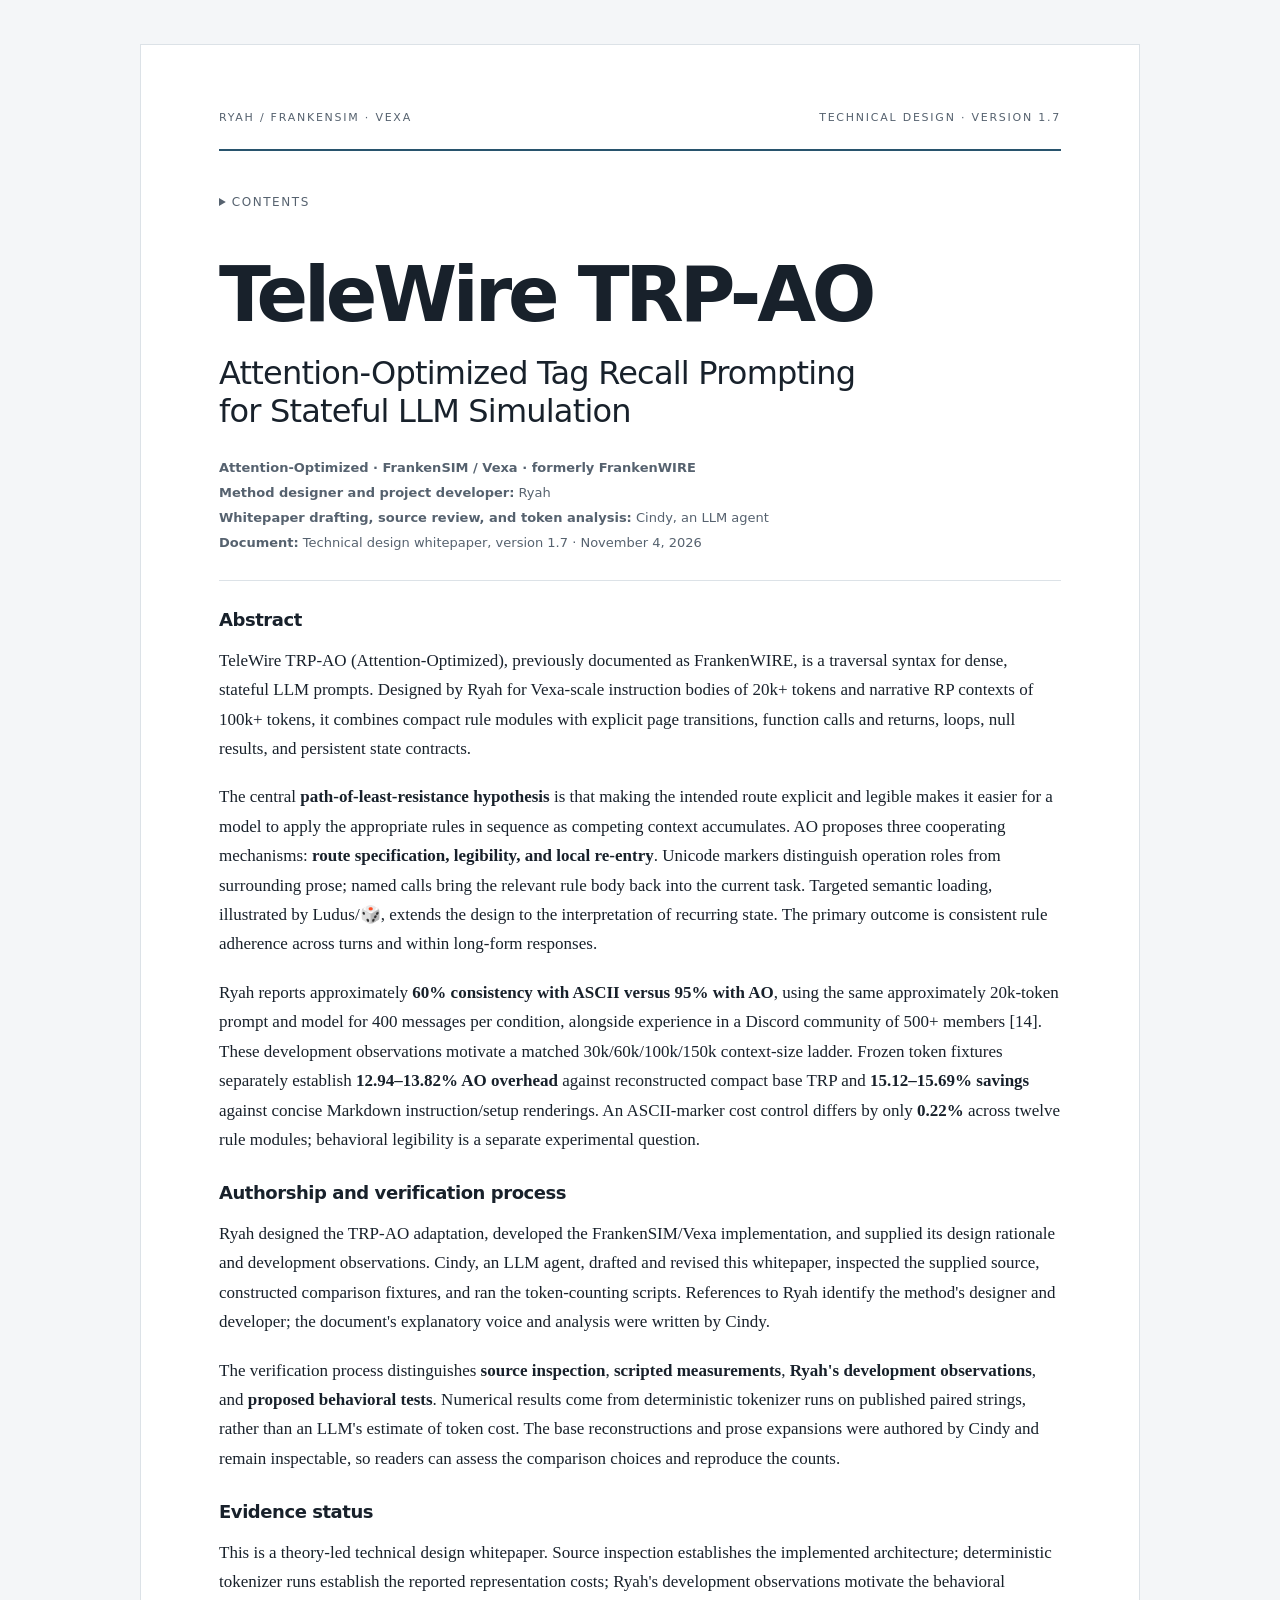
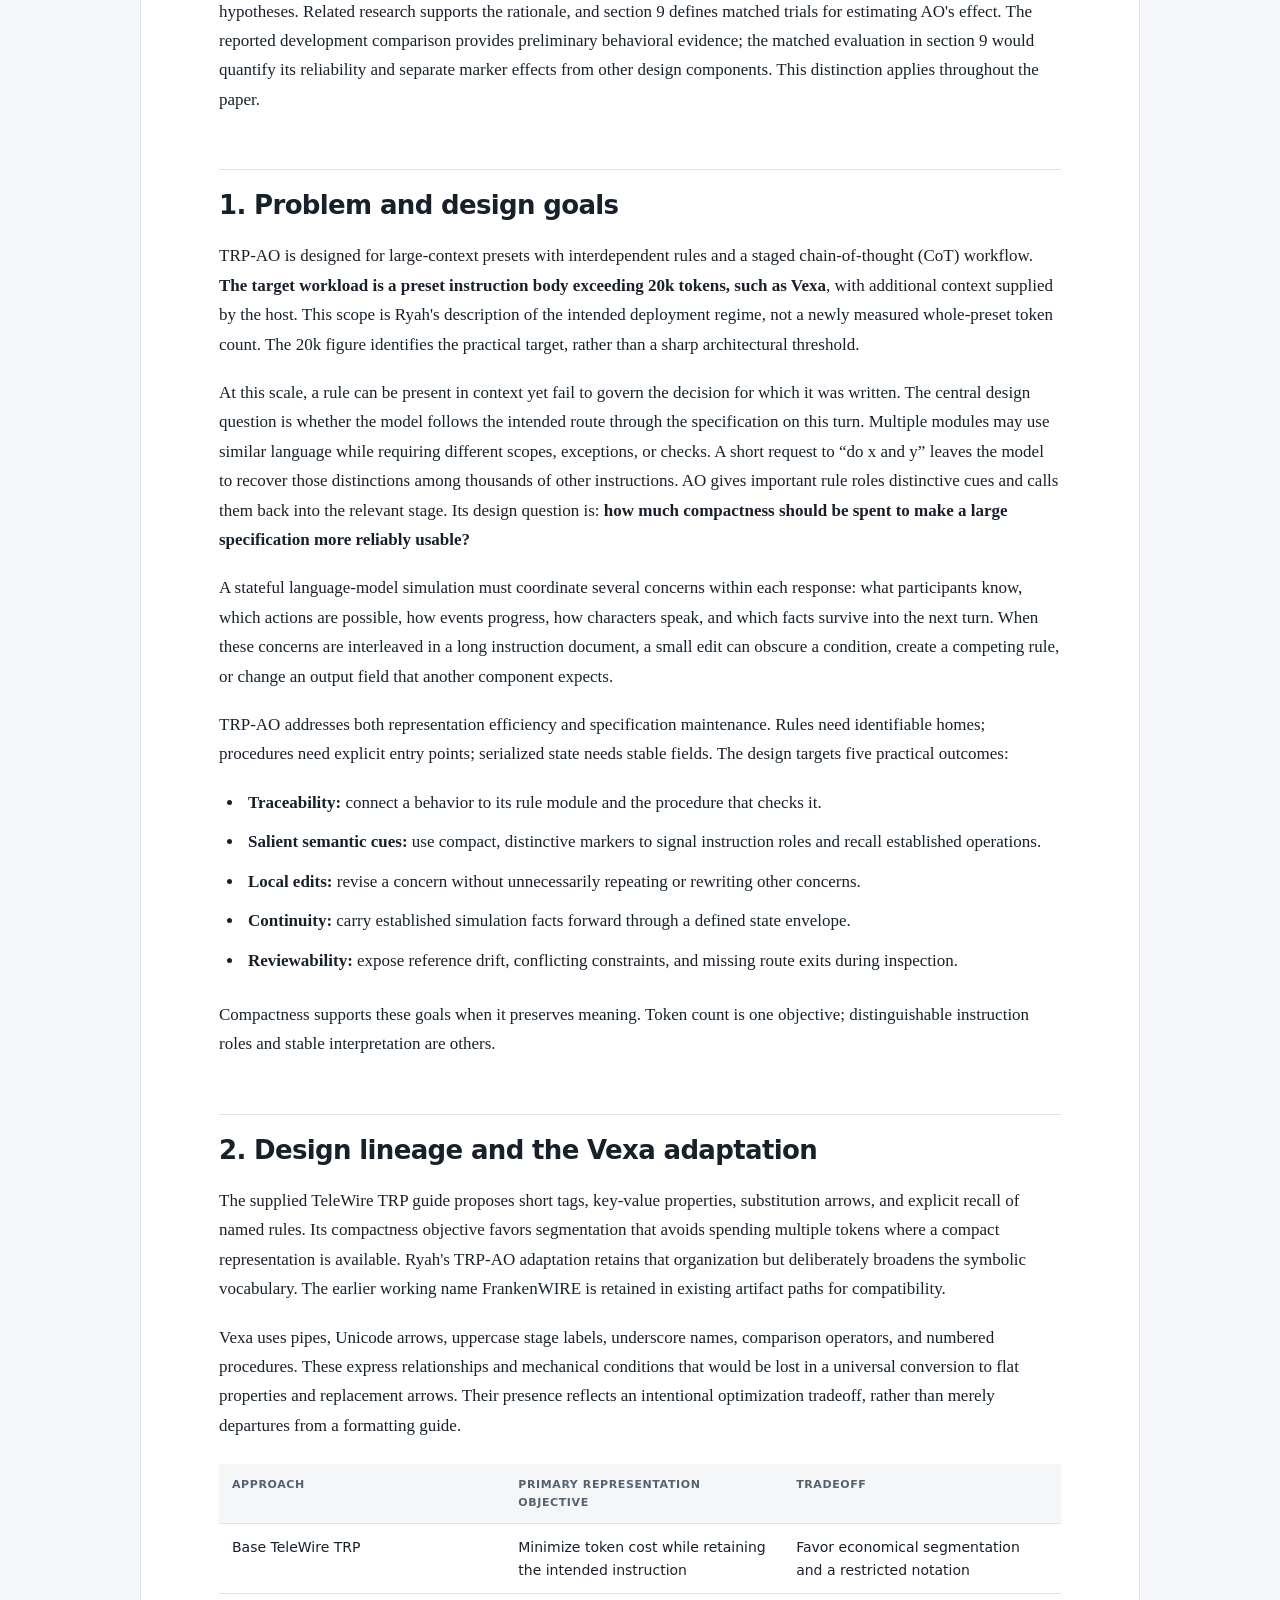
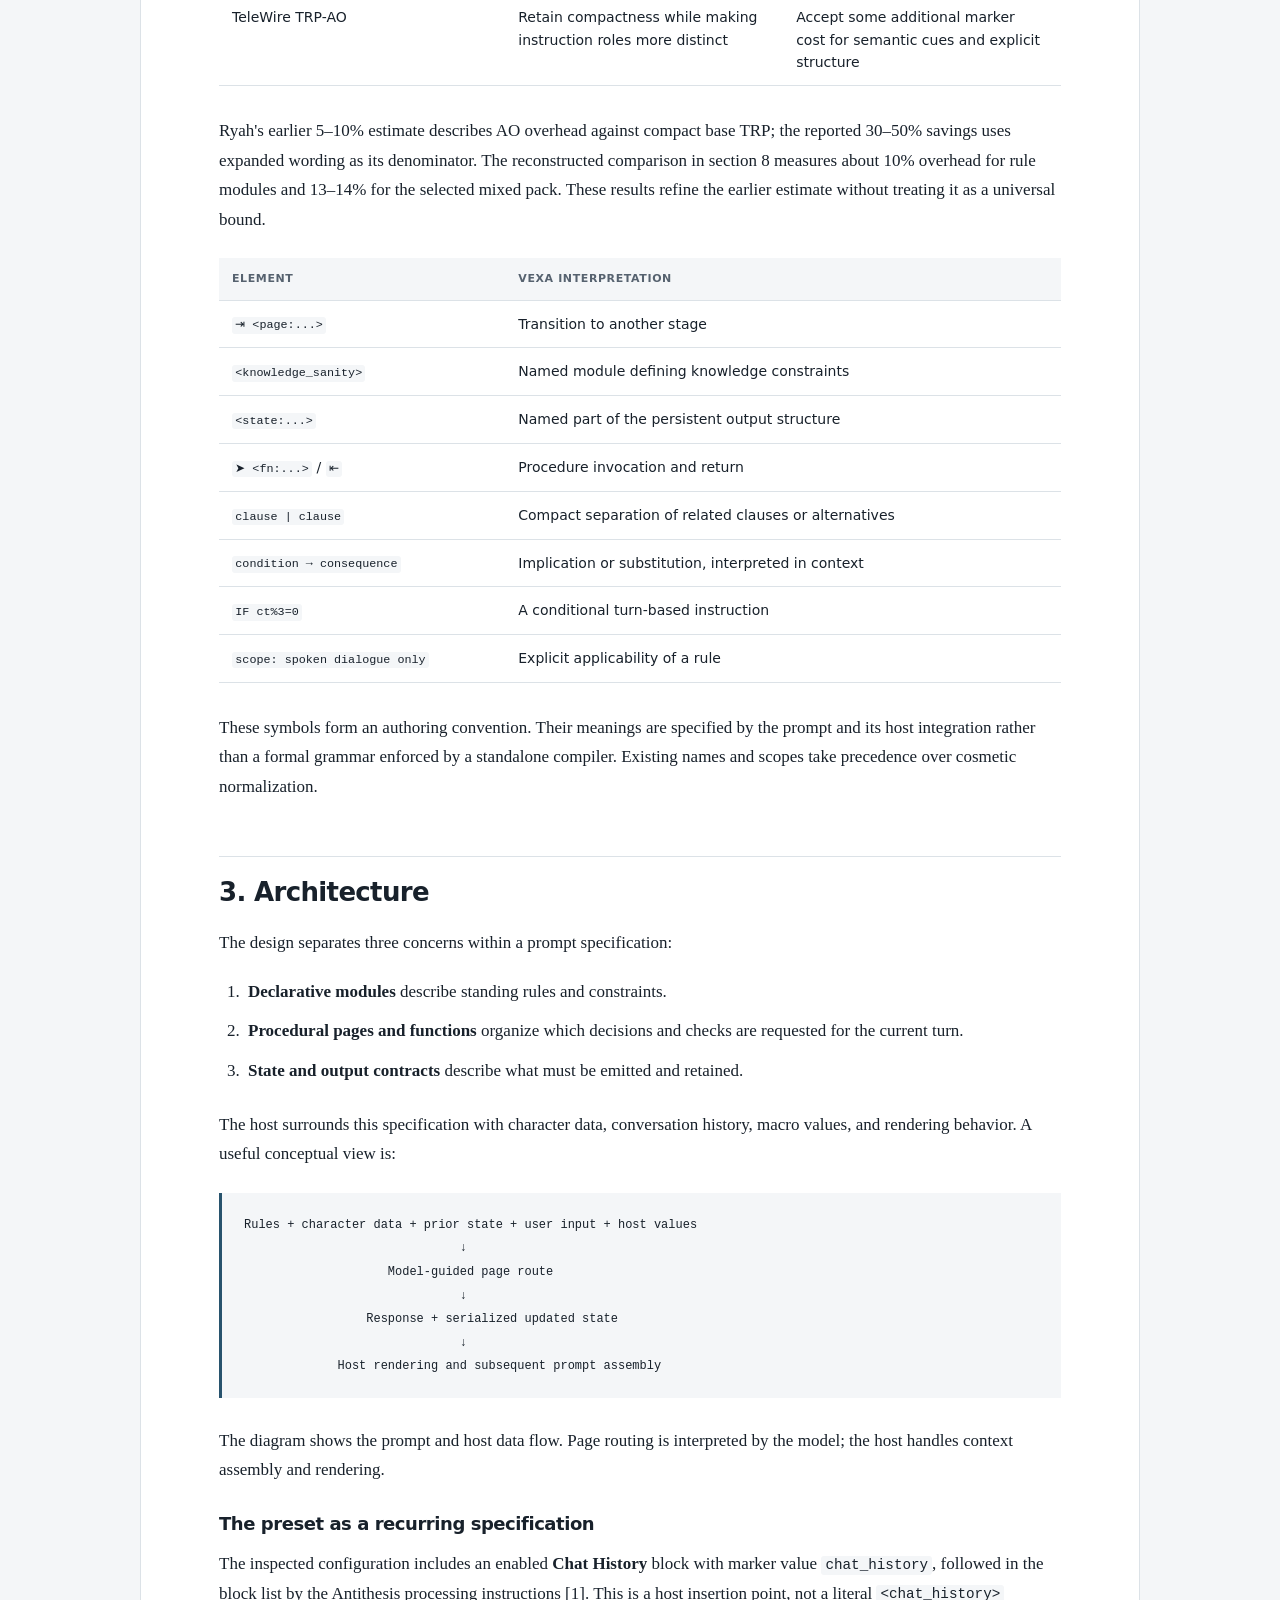
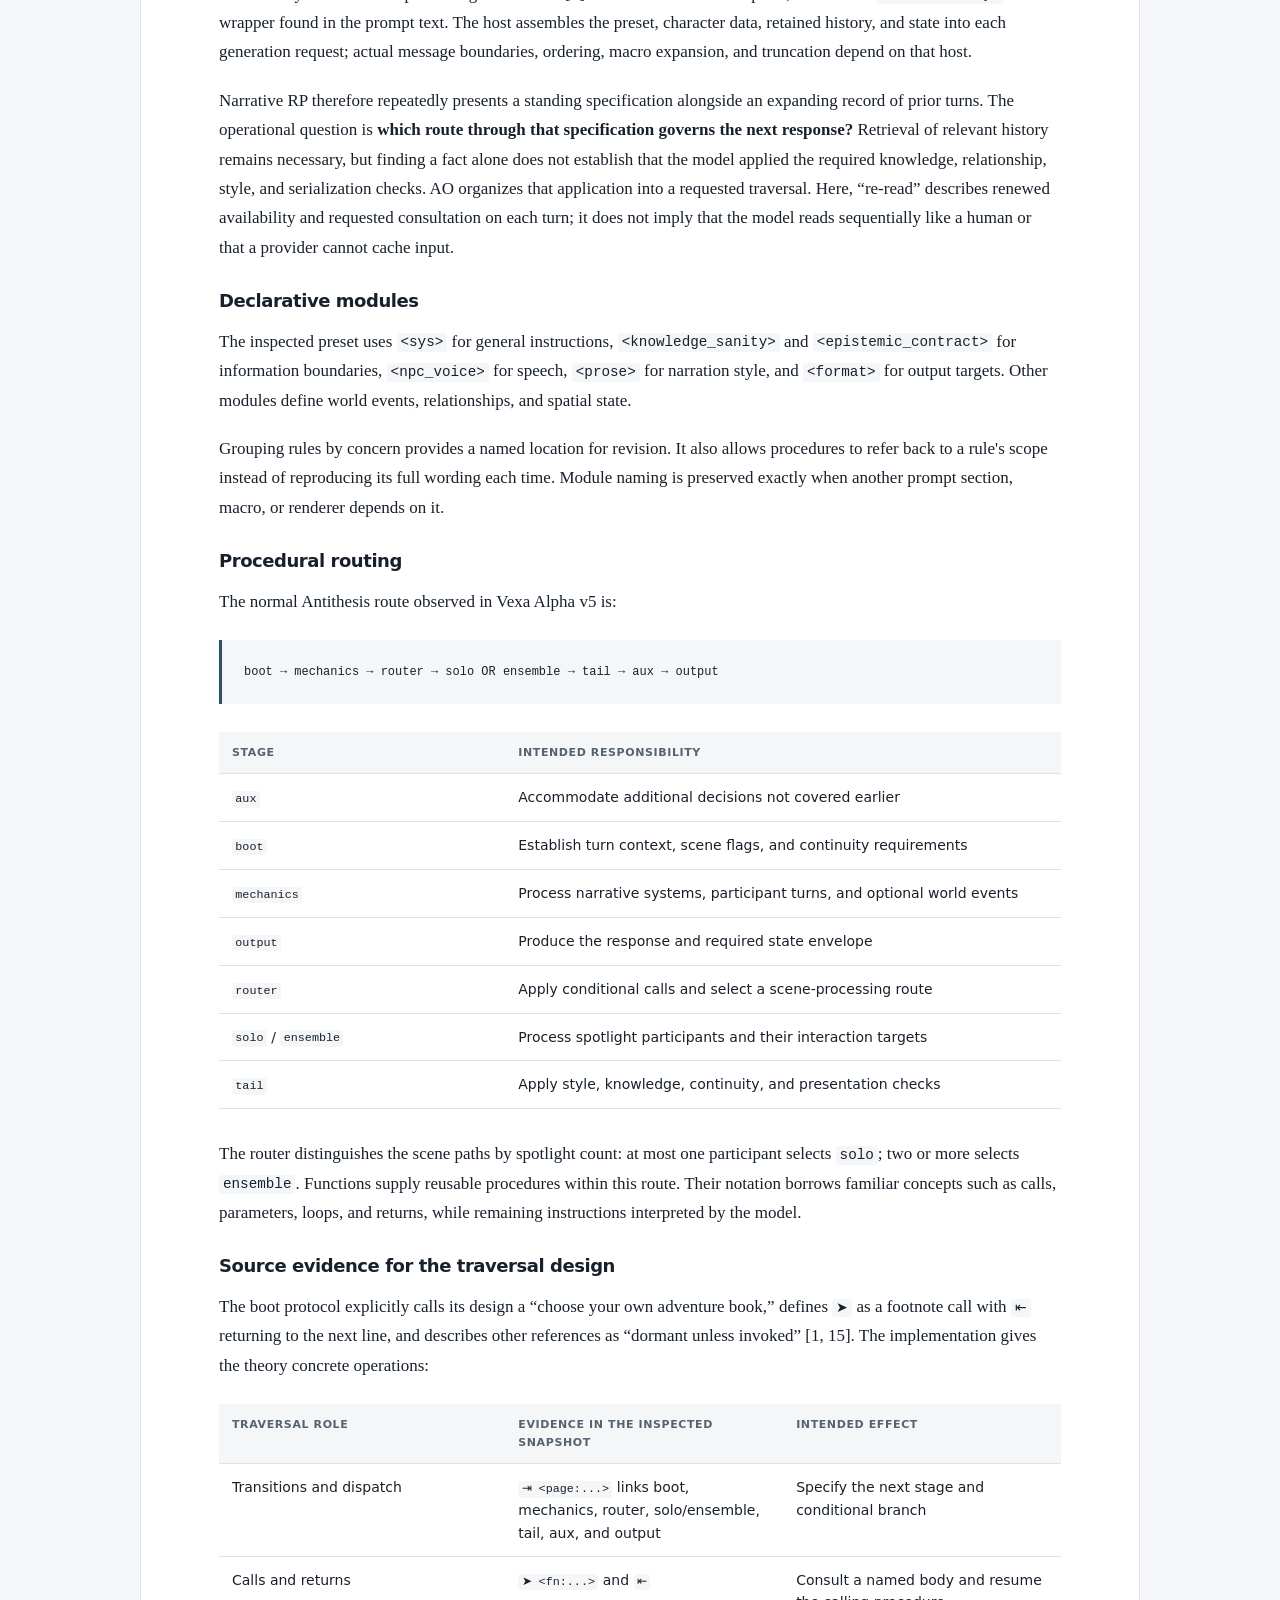
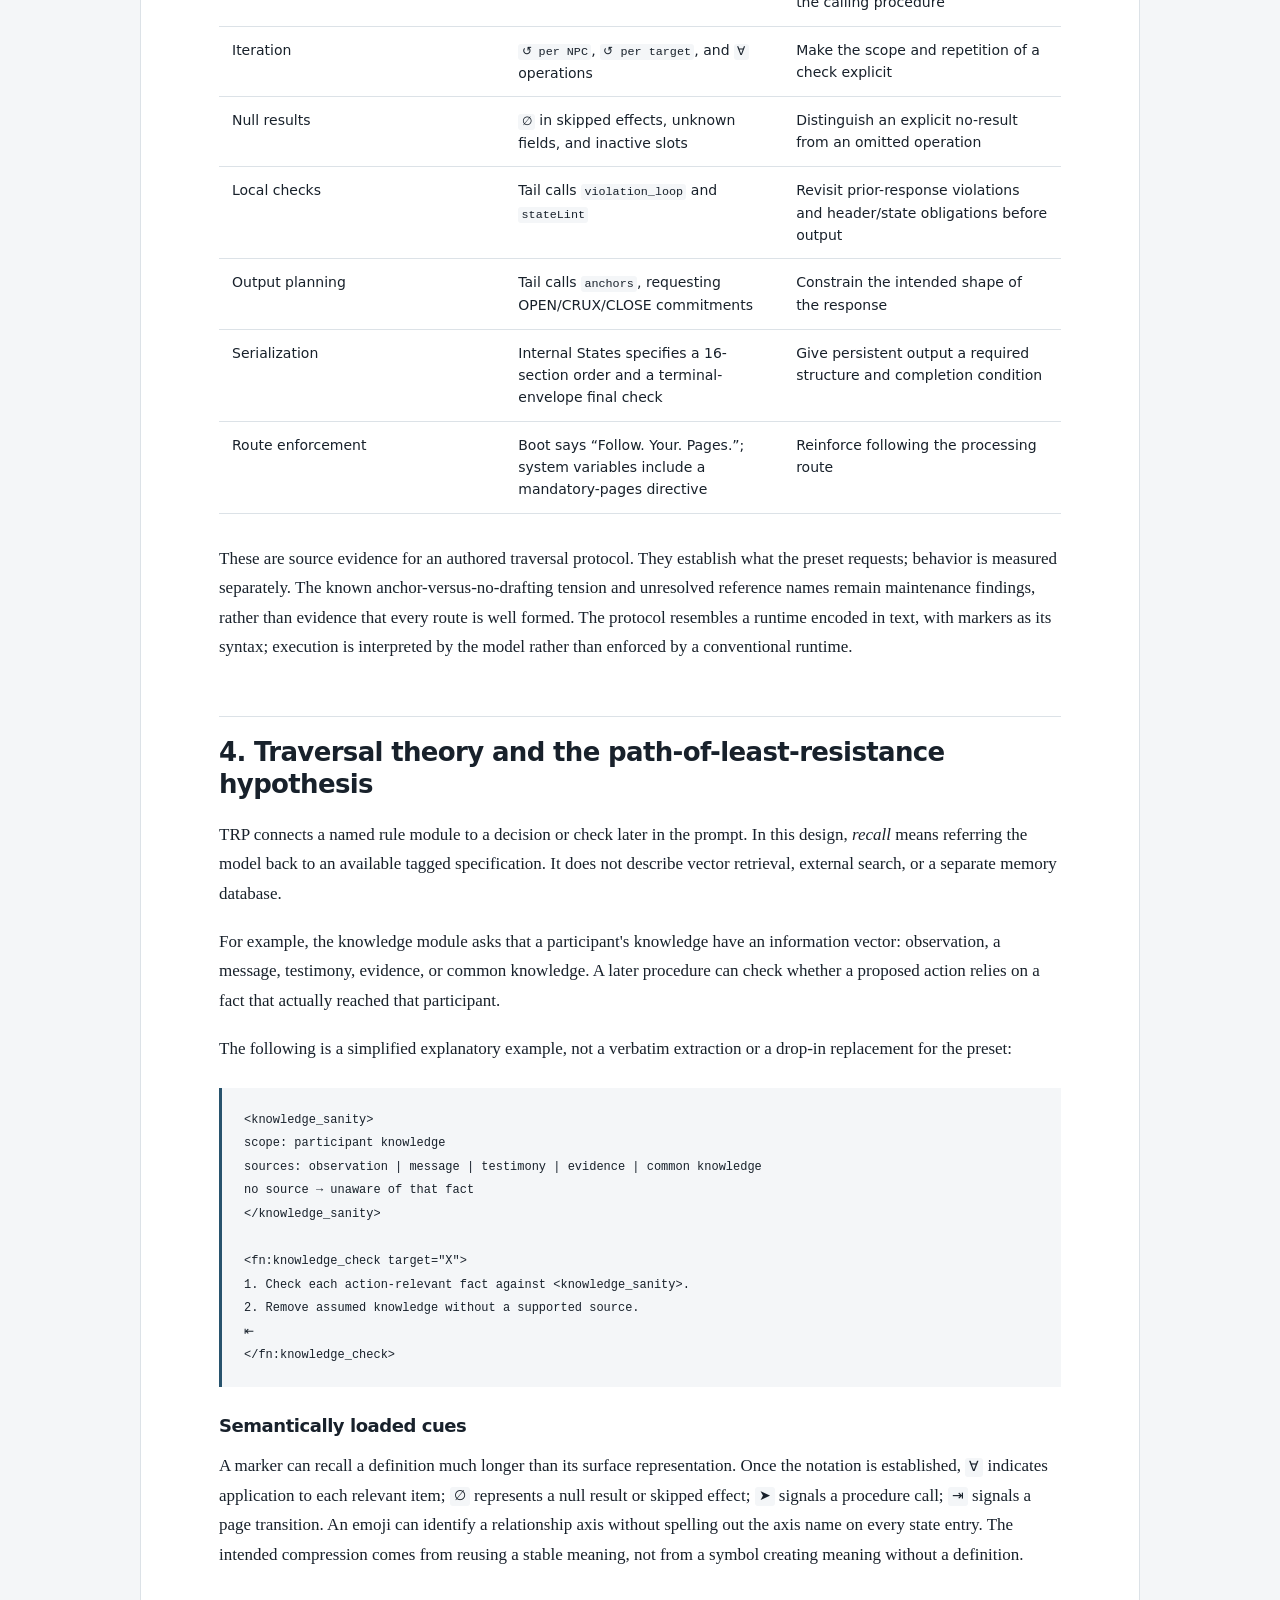
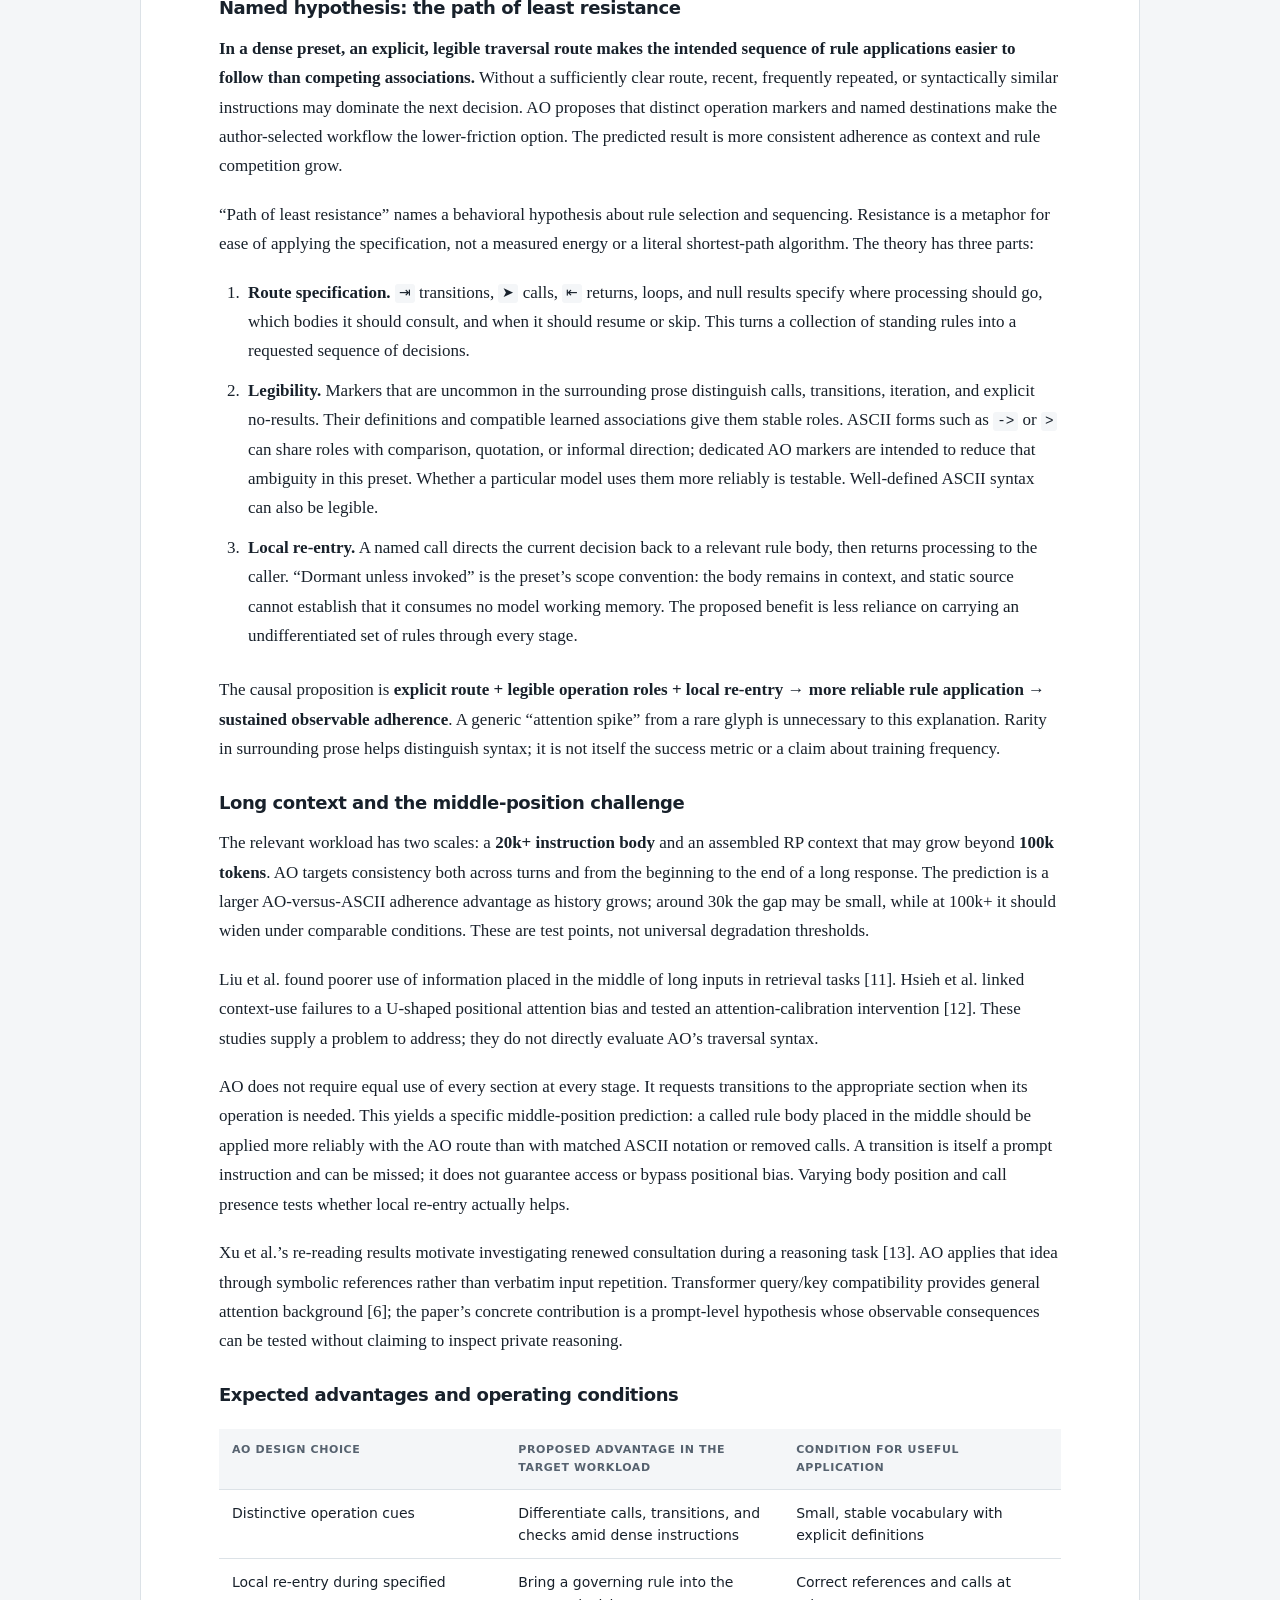
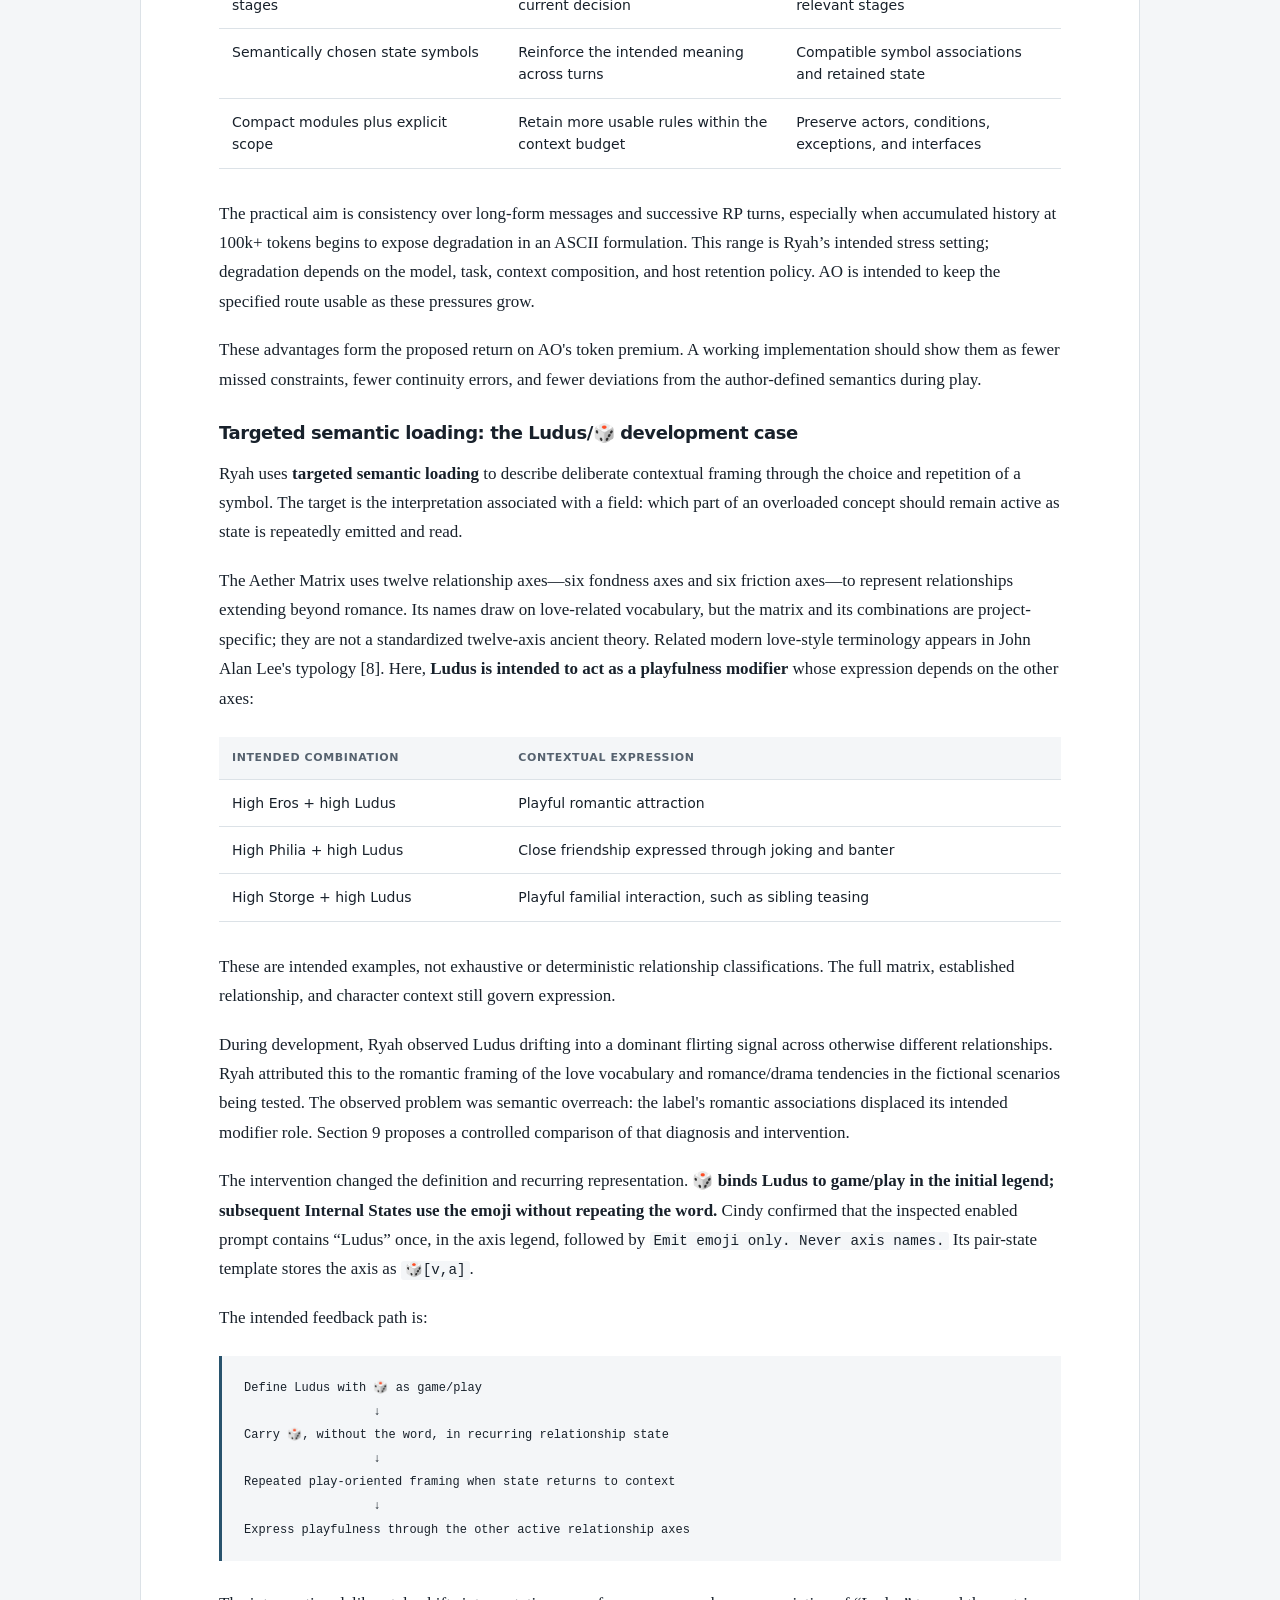
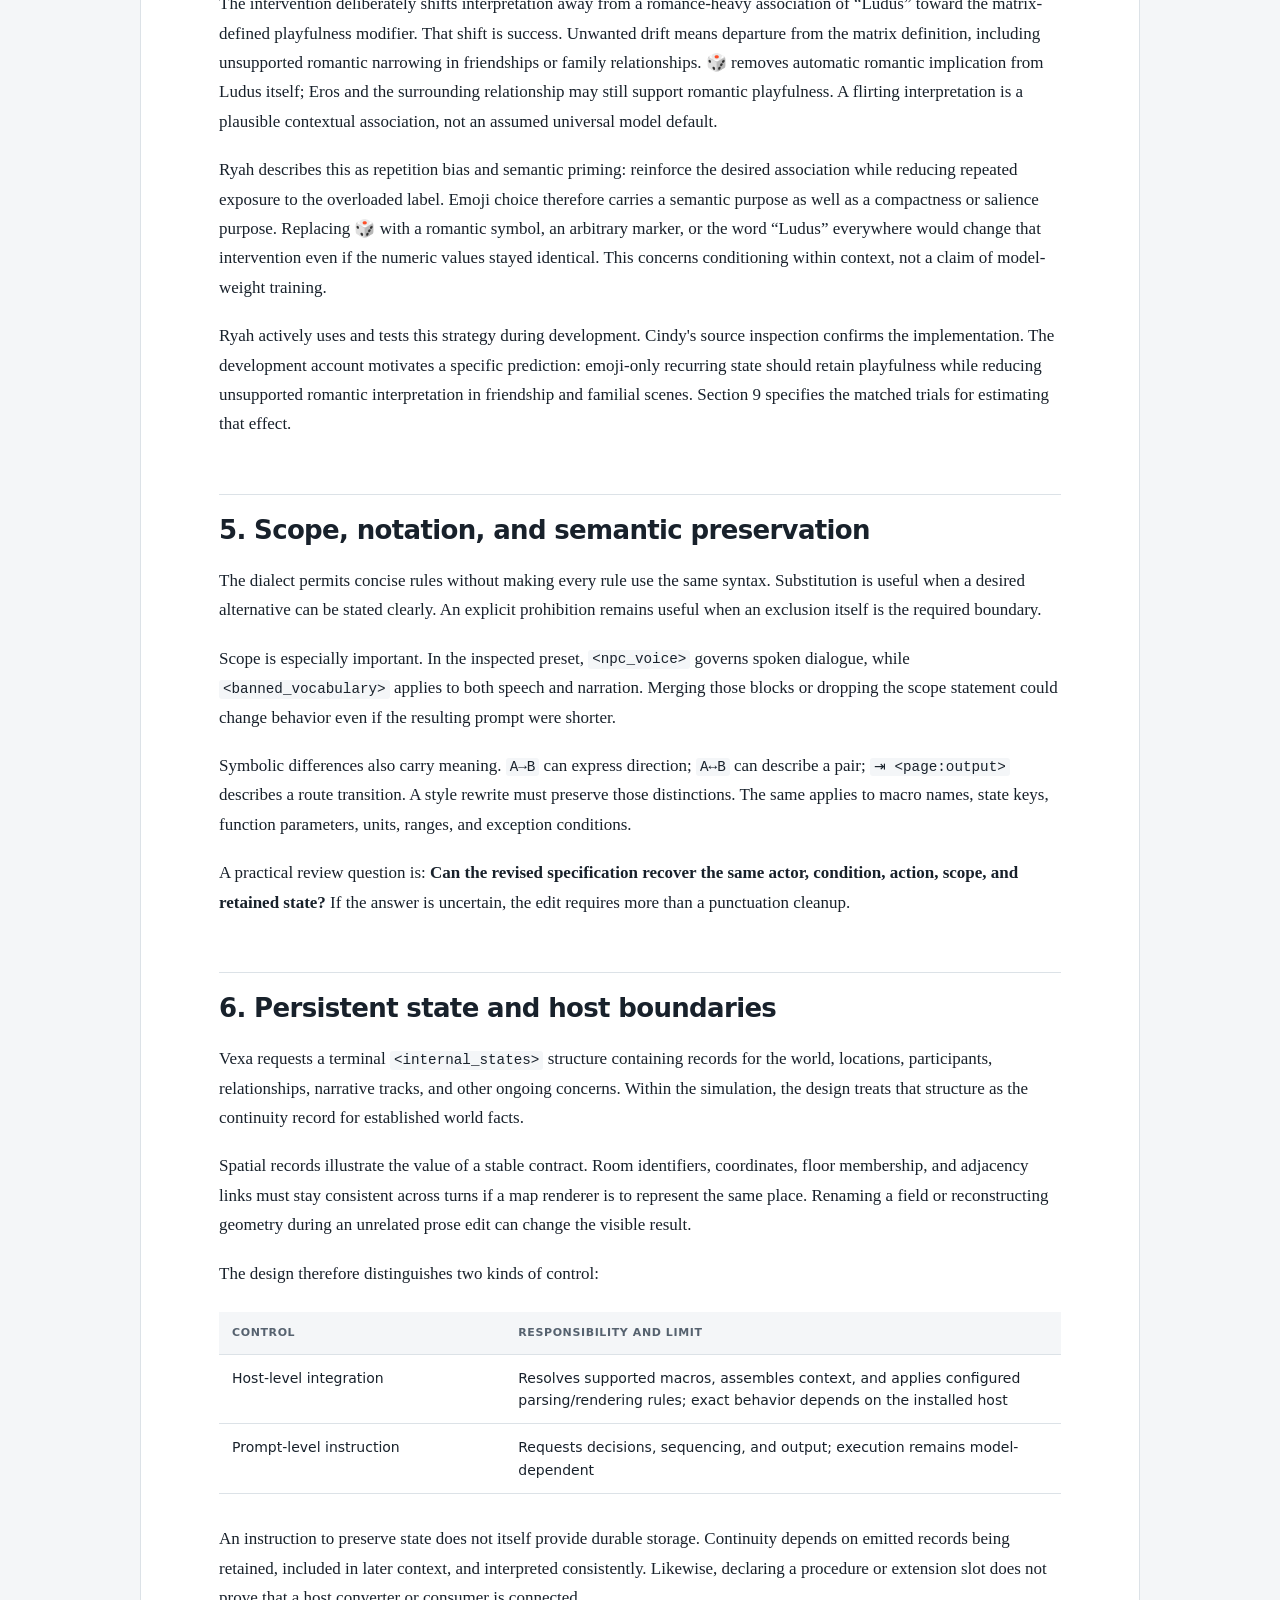
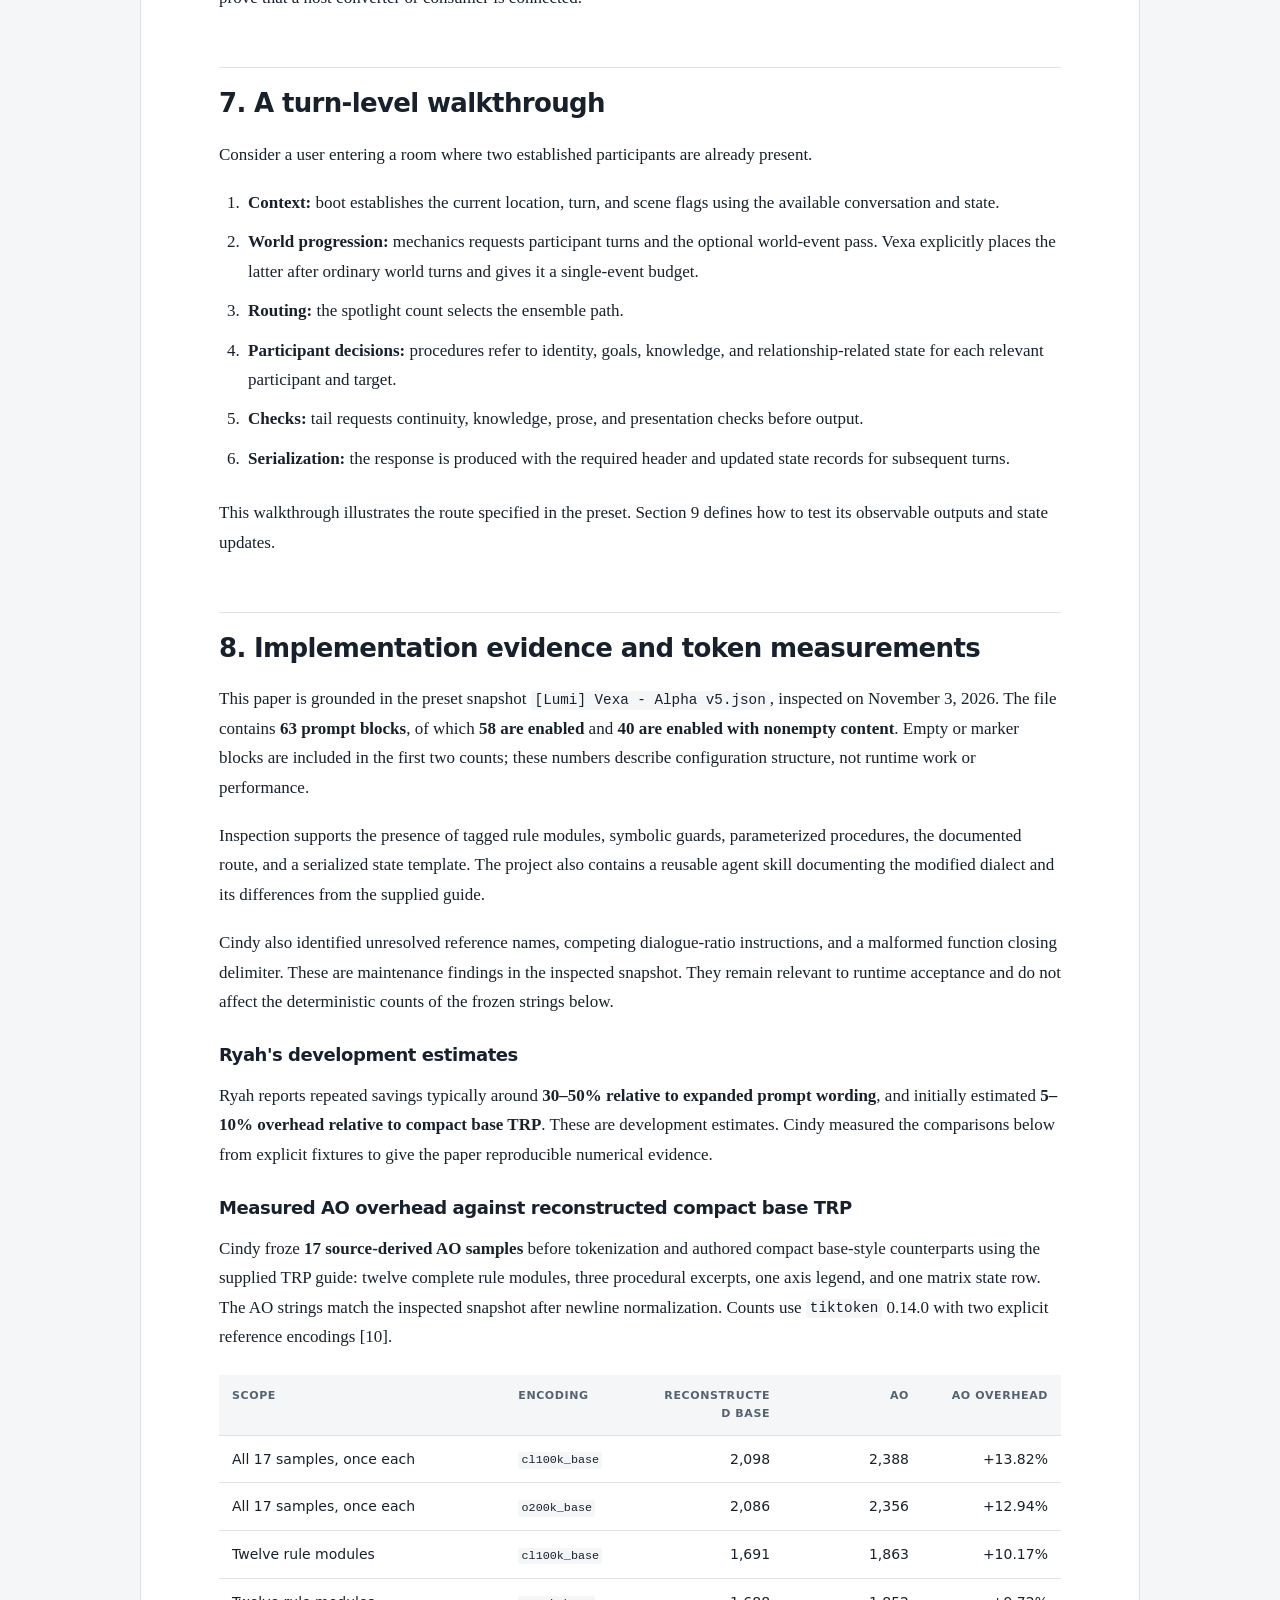
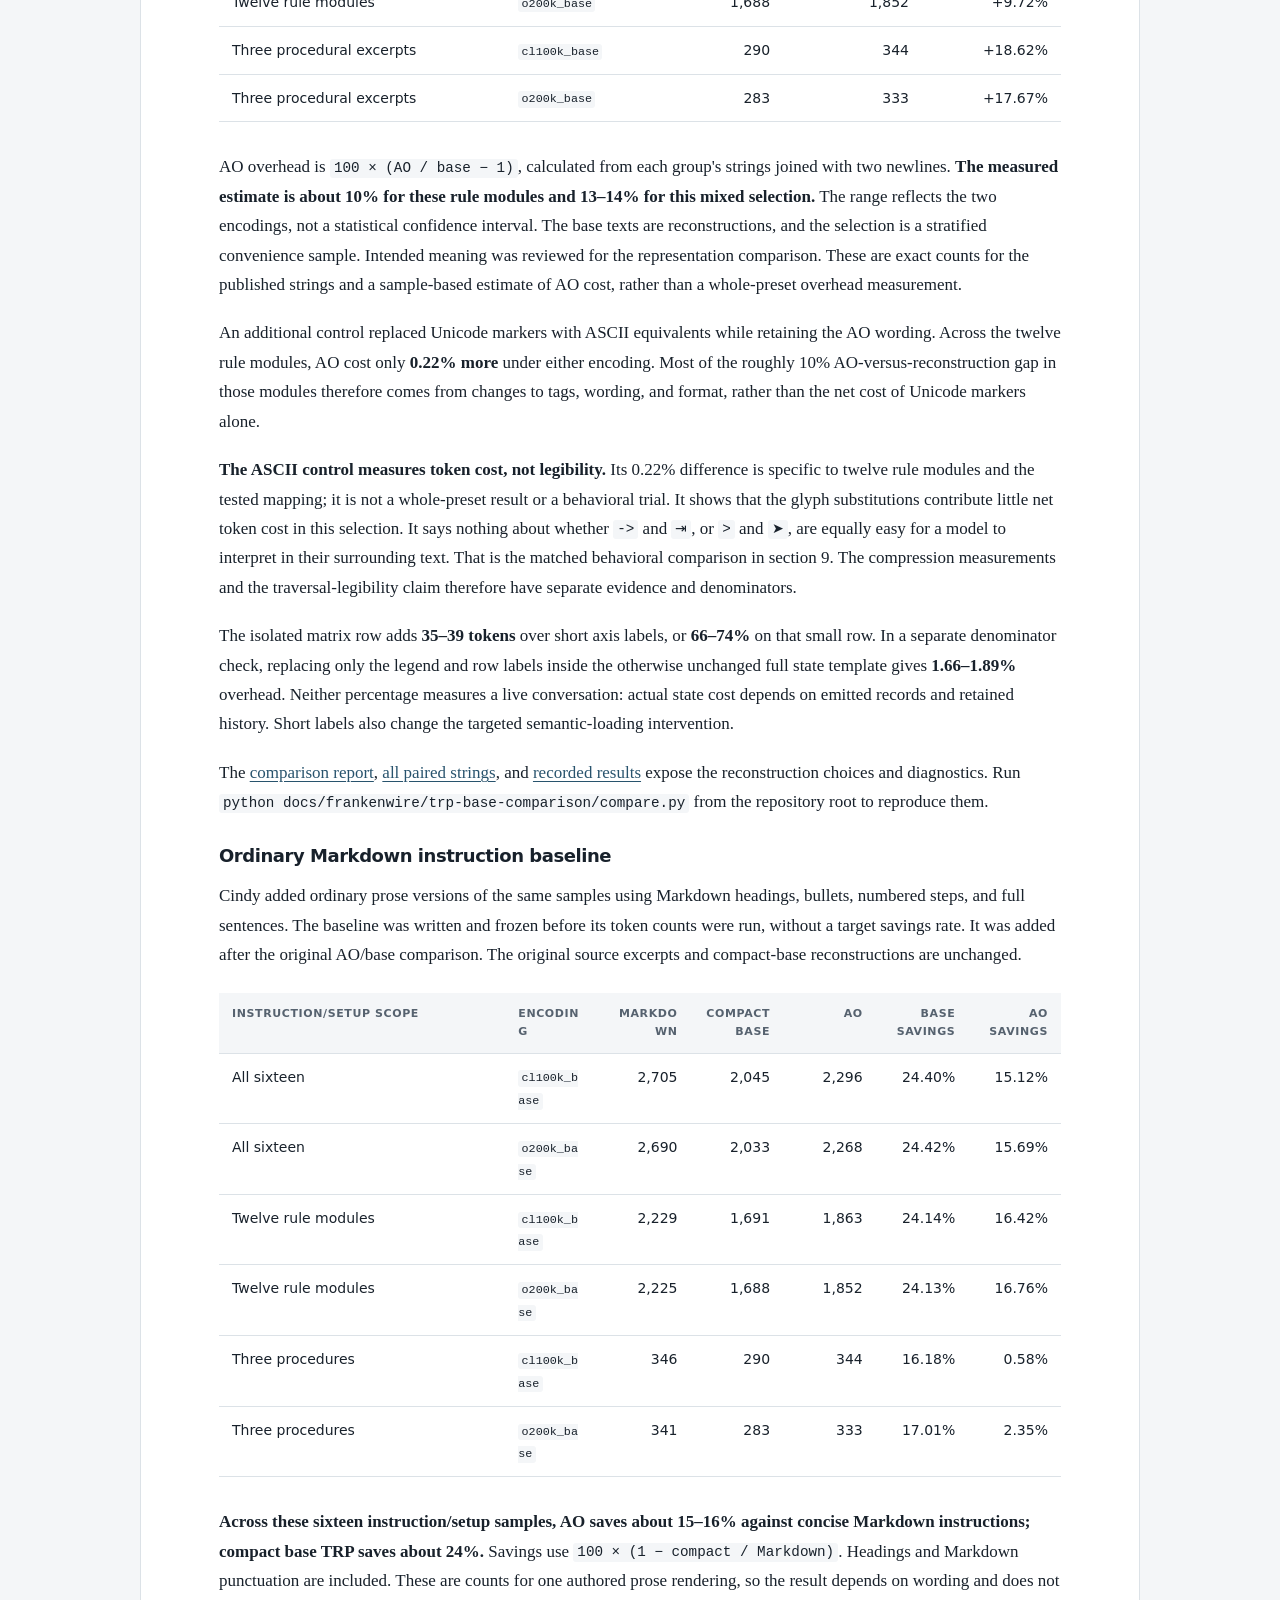
<file: research/telewire/TeleWire-TRP-AO-Whitepaper.html>
<!doctype html>
<html lang="en">

<head>
    <meta charset="utf-8">
    <meta name="viewport" content="width=device-width,initial-scale=1">
    <meta name="description"
        content="TeleWire TRP-AO: Attention-Optimized Tag Recall Prompting, symbolic semantic cues, compactness, and stateful LLM simulation.">
    <title>TeleWire TRP-AO — Technical Design Whitepaper</title>
    <style>
        :root {
            color-scheme: light dark;
            --paper: #fff;
            --ink: #18212b;
            --muted: #56626f;
            --line: #dce2e7;
            --soft: #f4f6f8;
            --accent: #28536d;
        }

        * {
            box-sizing: border-box;
        }

        html {
            scroll-behavior: smooth;
        }

        body {
            margin: 0;
            background: var(--soft);
            color: var(--ink);
            font-family: Georgia, 'Times New Roman', serif;
            font-size: 17px;
            line-height: 1.73;
        }

        .page {
            max-width: 1000px;
            margin: 44px auto;
            padding: 65px 78px;
            background: var(--paper);
            border: 1px solid var(--line);
        }

        .masthead {
            display: flex;
            justify-content: space-between;
            gap: 16px;
            padding-bottom: 22px;
            margin-bottom: 42px;
            border-bottom: 2px solid var(--accent);
            font: 11px/1.5 system-ui, sans-serif;
            text-transform: uppercase;
            letter-spacing: .16em;
            color: var(--muted);
        }

        h1,
        h2,
        h3 {
            font-family: system-ui, -apple-system, 'Segoe UI', sans-serif;
            line-height: 1.2;
            font-weight: 650;
            letter-spacing: -.025em;
        }

        h1 {
            font-size: clamp(44px, 8vw, 76px);
            margin: 0 0 14px;
            letter-spacing: -.055em;
        }

        h2 {
            margin: 55px 0 20px;
            font-size: 26px;
            padding-top: 20px;
            border-top: 1px solid var(--line);
            scroll-margin-top: 24px;
        }

        .document>h2:first-of-type {
            font-size: clamp(23px, 3vw, 32px);
            font-weight: 450;
            letter-spacing: -.025em;
            margin: 0 0 26px;
            padding: 0;
            border: 0;
            max-width: 680px;
        }

        h3 {
            margin: 28px 0 15px;
            font-size: 18px;
        }

        p {
            margin: 0 0 19px;
        }

        .document>h2:first-of-type+p {
            color: var(--muted);
            font: 13px/1.9 system-ui, sans-serif;
            padding-bottom: 25px;
            border-bottom: 1px solid var(--line);
        }

        strong {
            font-weight: 700;
        }

        a {
            color: var(--accent);
            text-decoration-thickness: 1px;
            text-underline-offset: 3px;
            overflow-wrap: anywhere;
        }

        ul,
        ol {
            padding-left: 25px;
            margin: 15px 0 25px;
        }

        li {
            margin-bottom: 10px;
            padding-left: 4px;
        }

        table {
            width: 100%;
            border-collapse: collapse;
            table-layout: fixed;
            margin: 24px 0 30px;
            font: 14px/1.6 system-ui, sans-serif;
        }

        th {
            text-align: left;
            font-size: 11px;
            text-transform: uppercase;
            letter-spacing: .055em;
            color: var(--muted);
            background: var(--soft);
        }

        th,
        td {
            padding: 12px 13px;
            border-bottom: 1px solid var(--line);
            vertical-align: top;
            overflow-wrap: anywhere;
        }

        th:first-child,
        td:first-child {
            width: 34%;
        }

        pre,
        code {
            font-family: Consolas, 'Liberation Mono', monospace;
            font-size: .84em;
        }

        code {
            background: var(--soft);
            padding: .1em .28em;
            border-radius: 3px;
            overflow-wrap: anywhere;
        }

        pre {
            margin: 24px 0 28px;
            border-left: 3px solid var(--accent);
            padding: 20px 22px;
            background: var(--soft);
            line-height: 1.65;
            white-space: pre-wrap;
            overflow-wrap: anywhere;
            tab-size: 2;
        }

        pre code {
            padding: 0;
            background: none;
            border-radius: 0;
        }

        .contents {
            margin: 0 0 38px;
        }

        .contents summary {
            font: 12px/1.5 system-ui, sans-serif;
            text-transform: uppercase;
            letter-spacing: .13em;
            color: var(--muted);
            cursor: pointer;
        }

        .contents nav {
            margin-top: 14px;
            display: grid;
            grid-template-columns: 1fr 1fr;
            gap: 8px 24px;
            font: 13px/1.5 system-ui, sans-serif;
        }

        .contents a {
            text-decoration: none;
        }

        .footer {
            margin-top: 50px;
            padding-top: 20px;
            border-top: 1px solid var(--line);
            color: var(--muted);
            font: 11px/1.6 system-ui, sans-serif;
        }

        @media(prefers-color-scheme:dark) {
            :root {
                --paper: #141a20;
                --ink: #e3e9ee;
                --muted: #a6b3bf;
                --line: #35424e;
                --soft: #1e2730;
                --accent: #9dc5dd;
            }
        }

        @media(max-width:650px) {
            body {
                font-size: 16px;
            }

            .page {
                margin: 0;
                padding: 30px 22px;
                border: 0;
            }

            .masthead {
                margin-bottom: 28px;
                flex-wrap: wrap;
                font-size: 10px;
            }

            h2 {
                font-size: 23px;
                margin-top: 38px;
            }

            .contents nav {
                grid-template-columns: 1fr;
            }

            th,
            td {
                padding: 10px 8px;
                font-size: 12px;
            }

            pre {
                padding: 15px 13px;
                font-size: 12px;
            }
        }

        @media print {
            :root {
                --paper: #fff;
                --ink: #111;
                --muted: #444;
                --line: #ccc;
                --soft: #f5f5f5;
                --accent: #28536d;
                color-scheme: light;
            }

            @page {
                size: A4;
                margin: 18mm 18mm 20mm;
            }

            body {
                background: white;
                font-size: 10pt;
                line-height: 1.55;
            }

            .page {
                width: auto;
                max-width: none;
                margin: 0;
                padding: 0;
                border: 0;
            }

            .masthead {
                margin-bottom: 24px;
                padding-bottom: 12px;
                font-size: 8pt;
            }

            h1 {
                font-size: 42pt;
            }

            .document>h2:first-of-type {
                font-size: 19pt;
            }

            h2 {
                font-size: 15pt;
                margin-top: 25px;
                padding-top: 14px;
            }

            h3 {
                font-size: 11pt;
            }

            h1,
            h2,
            h3 {
                break-after: avoid;
            }

            p,
            li {
                orphans: 3;
                widows: 3;
            }

            table {
                font-size: 8.5pt;
            }

            th {
                font-size: 8pt;
            }

            th,
            td {
                padding: 8px;
            }

            tr,
            pre {
                break-inside: avoid;
            }

            thead {
                display: table-header-group;
            }

            pre {
                font-size: 8pt;
                padding: 12px;
            }

            .contents {
                display: none;
            }

            .footer {
                font-size: 8pt;
            }
        }
    </style>
</head>

<body>
    <main class="page">
        <header class="masthead"><span>Ryah / FrankenSIM · Vexa</span><span>Technical design · Version 1.7</span>
        </header>
        <details class="contents">
            <summary>Contents</summary>
            <nav aria-label="Document contents"><a href="#attention-optimized-tag-recall-prompting-for-stateful-llm-simulation">Attention-Optimized Tag Recall Prompting for Stateful LLM Simulation</a><a href="#1-problem-and-design-goals">1. Problem and design goals</a><a href="#2-design-lineage-and-the-vexa-adaptation">2. Design lineage and the Vexa adaptation</a><a href="#3-architecture">3. Architecture</a><a href="#4-traversal-theory-and-the-path-of-least-resistance-hypothesis">4. Traversal theory and the path-of-least-resistance hypothesis</a><a href="#5-scope-notation-and-semantic-preservation">5. Scope, notation, and semantic preservation</a><a href="#6-persistent-state-and-host-boundaries">6. Persistent state and host boundaries</a><a href="#7-a-turn-level-walkthrough">7. A turn-level walkthrough</a><a href="#8-implementation-evidence-and-token-measurements">8. Implementation evidence and token measurements</a><a href="#9-evaluation-plan">9. Evaluation plan</a><a href="#10-engineering-contribution">10. Engineering contribution</a><a href="#references-and-reproducibility">References and reproducibility</a></nav>
        </details>
        <article class="document"><h1 id="telewire-trp-ao">TeleWire TRP-AO</h1>
<h2 id="attention-optimized-tag-recall-prompting-for-stateful-llm-simulation">Attention-Optimized Tag Recall Prompting for Stateful LLM Simulation</h2>
<p><strong>Attention-Optimized · FrankenSIM / Vexa · formerly FrankenWIRE</strong><br />
<strong>Method designer and project developer:</strong> Ryah<br />
<strong>Whitepaper drafting, source review, and token analysis:</strong> Cindy, an LLM agent<br />
<strong>Document:</strong> Technical design whitepaper, version 1.7 · November 4, 2026</p>
<h3 id="abstract">Abstract</h3>
<p>TeleWire TRP-AO (Attention-Optimized), previously documented as FrankenWIRE, is a traversal syntax for dense, stateful LLM prompts. Designed by Ryah for Vexa-scale instruction bodies of 20k+ tokens and narrative RP contexts of 100k+ tokens, it combines compact rule modules with explicit page transitions, function calls and returns, loops, null results, and persistent state contracts.</p>
<p>The central <strong>path-of-least-resistance hypothesis</strong> is that making the intended route explicit and legible makes it easier for a model to apply the appropriate rules in sequence as competing context accumulates. AO proposes three cooperating mechanisms: <strong>route specification, legibility, and local re-entry</strong>. Unicode markers distinguish operation roles from surrounding prose; named calls bring the relevant rule body back into the current task. Targeted semantic loading, illustrated by Ludus/🎲, extends the design to the interpretation of recurring state. The primary outcome is consistent rule adherence across turns and within long-form responses.</p>
<p>Ryah reports approximately <strong>60% consistency with ASCII versus 95% with AO</strong>, using the same approximately 20k-token prompt and model for 400 messages per condition, alongside experience in a Discord community of 500+ members [14]. These development observations motivate a matched 30k/60k/100k/150k context-size ladder. Frozen token fixtures separately establish <strong>12.94–13.82% AO overhead</strong> against reconstructed compact base TRP and <strong>15.12–15.69% savings</strong> against concise Markdown instruction/setup renderings. An ASCII-marker cost control differs by only <strong>0.22%</strong> across twelve rule modules; behavioral legibility is a separate experimental question.</p>
<h3 id="authorship-and-verification-process">Authorship and verification process</h3>
<p>Ryah designed the TRP-AO adaptation, developed the FrankenSIM/Vexa implementation, and supplied its design rationale and development observations. Cindy, an LLM agent, drafted and revised this whitepaper, inspected the supplied source, constructed comparison fixtures, and ran the token-counting scripts. References to Ryah identify the method's designer and developer; the document's explanatory voice and analysis were written by Cindy.</p>
<p>The verification process distinguishes <strong>source inspection</strong>, <strong>scripted measurements</strong>, <strong>Ryah's development observations</strong>, and <strong>proposed behavioral tests</strong>. Numerical results come from deterministic tokenizer runs on published paired strings, rather than an LLM's estimate of token cost. The base reconstructions and prose expansions were authored by Cindy and remain inspectable, so readers can assess the comparison choices and reproduce the counts.</p>
<h3 id="evidence-status">Evidence status</h3>
<p>This is a theory-led technical design whitepaper. Source inspection establishes the implemented architecture; deterministic tokenizer runs establish the reported representation costs; Ryah's development observations motivate the behavioral hypotheses. Related research supports the rationale, and section 9 defines matched trials for estimating AO's effect. The reported development comparison provides preliminary behavioral evidence; the matched evaluation in section 9 would quantify its reliability and separate marker effects from other design components. This distinction applies throughout the paper.</p>
<h2 id="1-problem-and-design-goals">1. Problem and design goals</h2>
<p>TRP-AO is designed for large-context presets with interdependent rules and a staged chain-of-thought (CoT) workflow. <strong>The target workload is a preset instruction body exceeding 20k tokens, such as Vexa</strong>, with additional context supplied by the host. This scope is Ryah's description of the intended deployment regime, not a newly measured whole-preset token count. The 20k figure identifies the practical target, rather than a sharp architectural threshold.</p>
<p>At this scale, a rule can be present in context yet fail to govern the decision for which it was written. The central design question is whether the model follows the intended route through the specification on this turn. Multiple modules may use similar language while requiring different scopes, exceptions, or checks. A short request to “do x and y” leaves the model to recover those distinctions among thousands of other instructions. AO gives important rule roles distinctive cues and calls them back into the relevant stage. Its design question is: <strong>how much compactness should be spent to make a large specification more reliably usable?</strong></p>
<p>A stateful language-model simulation must coordinate several concerns within each response: what participants know, which actions are possible, how events progress, how characters speak, and which facts survive into the next turn. When these concerns are interleaved in a long instruction document, a small edit can obscure a condition, create a competing rule, or change an output field that another component expects.</p>
<p>TRP-AO addresses both representation efficiency and specification maintenance. Rules need identifiable homes; procedures need explicit entry points; serialized state needs stable fields. The design targets five practical outcomes:</p>
<ul>
<li><strong>Traceability:</strong> connect a behavior to its rule module and the procedure that checks it.</li>
<li><strong>Salient semantic cues:</strong> use compact, distinctive markers to signal instruction roles and recall established operations.</li>
<li><strong>Local edits:</strong> revise a concern without unnecessarily repeating or rewriting other concerns.</li>
<li><strong>Continuity:</strong> carry established simulation facts forward through a defined state envelope.</li>
<li><strong>Reviewability:</strong> expose reference drift, conflicting constraints, and missing route exits during inspection.</li>
</ul>
<p>Compactness supports these goals when it preserves meaning. Token count is one objective; distinguishable instruction roles and stable interpretation are others.</p>
<h2 id="2-design-lineage-and-the-vexa-adaptation">2. Design lineage and the Vexa adaptation</h2>
<p>The supplied TeleWire TRP guide proposes short tags, key-value properties, substitution arrows, and explicit recall of named rules. Its compactness objective favors segmentation that avoids spending multiple tokens where a compact representation is available. Ryah's TRP-AO adaptation retains that organization but deliberately broadens the symbolic vocabulary. The earlier working name FrankenWIRE is retained in existing artifact paths for compatibility.</p>
<p>Vexa uses pipes, Unicode arrows, uppercase stage labels, underscore names, comparison operators, and numbered procedures. These express relationships and mechanical conditions that would be lost in a universal conversion to flat properties and replacement arrows. Their presence reflects an intentional optimization tradeoff, rather than merely departures from a formatting guide.</p>
<table>
<thead>
<tr>
<th>Approach</th>
<th>Primary representation objective</th>
<th>Tradeoff</th>
</tr>
</thead>
<tbody>
<tr>
<td>Base TeleWire TRP</td>
<td>Minimize token cost while retaining the intended instruction</td>
<td>Favor economical segmentation and a restricted notation</td>
</tr>
<tr>
<td>TeleWire TRP-AO</td>
<td>Retain compactness while making instruction roles more distinct</td>
<td>Accept some additional marker cost for semantic cues and explicit structure</td>
</tr>
</tbody>
</table>
<p>Ryah's earlier 5–10% estimate describes AO overhead against compact base TRP; the reported 30–50% savings uses expanded wording as its denominator. The reconstructed comparison in section 8 measures about 10% overhead for rule modules and 13–14% for the selected mixed pack. These results refine the earlier estimate without treating it as a universal bound.</p>
<table>
<thead>
<tr>
<th>Element</th>
<th>Vexa interpretation</th>
</tr>
</thead>
<tbody>
<tr>
<td><code>⇥ &lt;page:...&gt;</code></td>
<td>Transition to another stage</td>
</tr>
<tr>
<td><code>&lt;knowledge_sanity&gt;</code></td>
<td>Named module defining knowledge constraints</td>
</tr>
<tr>
<td><code>&lt;state:...&gt;</code></td>
<td>Named part of the persistent output structure</td>
</tr>
<tr>
<td><code>➤ &lt;fn:...&gt;</code> / <code>⇤</code></td>
<td>Procedure invocation and return</td>
</tr>
<tr>
<td><code>clause | clause</code></td>
<td>Compact separation of related clauses or alternatives</td>
</tr>
<tr>
<td><code>condition → consequence</code></td>
<td>Implication or substitution, interpreted in context</td>
</tr>
<tr>
<td><code>IF ct%3=0</code></td>
<td>A conditional turn-based instruction</td>
</tr>
<tr>
<td><code>scope: spoken dialogue only</code></td>
<td>Explicit applicability of a rule</td>
</tr>
</tbody>
</table>
<p>These symbols form an authoring convention. Their meanings are specified by the prompt and its host integration rather than a formal grammar enforced by a standalone compiler. Existing names and scopes take precedence over cosmetic normalization.</p>
<h2 id="3-architecture">3. Architecture</h2>
<p>The design separates three concerns within a prompt specification:</p>
<ol>
<li><strong>Declarative modules</strong> describe standing rules and constraints.</li>
<li><strong>Procedural pages and functions</strong> organize which decisions and checks are requested for the current turn.</li>
<li><strong>State and output contracts</strong> describe what must be emitted and retained.</li>
</ol>
<p>The host surrounds this specification with character data, conversation history, macro values, and rendering behavior. A useful conceptual view is:</p>
<pre><code class="language-text">Rules + character data + prior state + user input + host values
                              ↓
                    Model-guided page route
                              ↓
                 Response + serialized updated state
                              ↓
             Host rendering and subsequent prompt assembly
</code></pre>
<p>The diagram shows the prompt and host data flow. Page routing is interpreted by the model; the host handles context assembly and rendering.</p>
<h3 id="the-preset-as-a-recurring-specification">The preset as a recurring specification</h3>
<p>The inspected configuration includes an enabled <strong>Chat History</strong> block with marker value <code>chat_history</code>, followed in the block list by the Antithesis processing instructions [1]. This is a host insertion point, not a literal <code>&lt;chat_history&gt;</code> wrapper found in the prompt text. The host assembles the preset, character data, retained history, and state into each generation request; actual message boundaries, ordering, macro expansion, and truncation depend on that host.</p>
<p>Narrative RP therefore repeatedly presents a standing specification alongside an expanding record of prior turns. The operational question is <strong>which route through that specification governs the next response?</strong> Retrieval of relevant history remains necessary, but finding a fact alone does not establish that the model applied the required knowledge, relationship, style, and serialization checks. AO organizes that application into a requested traversal. Here, “re-read” describes renewed availability and requested consultation on each turn; it does not imply that the model reads sequentially like a human or that a provider cannot cache input.</p>
<h3 id="declarative-modules">Declarative modules</h3>
<p>The inspected preset uses <code>&lt;sys&gt;</code> for general instructions, <code>&lt;knowledge_sanity&gt;</code> and <code>&lt;epistemic_contract&gt;</code> for information boundaries, <code>&lt;npc_voice&gt;</code> for speech, <code>&lt;prose&gt;</code> for narration style, and <code>&lt;format&gt;</code> for output targets. Other modules define world events, relationships, and spatial state.</p>
<p>Grouping rules by concern provides a named location for revision. It also allows procedures to refer back to a rule's scope instead of reproducing its full wording each time. Module naming is preserved exactly when another prompt section, macro, or renderer depends on it.</p>
<h3 id="procedural-routing">Procedural routing</h3>
<p>The normal Antithesis route observed in Vexa Alpha v5 is:</p>
<pre><code class="language-text">boot → mechanics → router → solo OR ensemble → tail → aux → output
</code></pre>
<table>
<thead>
<tr>
<th>Stage</th>
<th>Intended responsibility</th>
</tr>
</thead>
<tbody>
<tr>
<td><code>aux</code></td>
<td>Accommodate additional decisions not covered earlier</td>
</tr>
<tr>
<td><code>boot</code></td>
<td>Establish turn context, scene flags, and continuity requirements</td>
</tr>
<tr>
<td><code>mechanics</code></td>
<td>Process narrative systems, participant turns, and optional world events</td>
</tr>
<tr>
<td><code>output</code></td>
<td>Produce the response and required state envelope</td>
</tr>
<tr>
<td><code>router</code></td>
<td>Apply conditional calls and select a scene-processing route</td>
</tr>
<tr>
<td><code>solo</code> / <code>ensemble</code></td>
<td>Process spotlight participants and their interaction targets</td>
</tr>
<tr>
<td><code>tail</code></td>
<td>Apply style, knowledge, continuity, and presentation checks</td>
</tr>
</tbody>
</table>
<p>The router distinguishes the scene paths by spotlight count: at most one participant selects <code>solo</code>; two or more selects <code>ensemble</code>. Functions supply reusable procedures within this route. Their notation borrows familiar concepts such as calls, parameters, loops, and returns, while remaining instructions interpreted by the model.</p>
<h3 id="source-evidence-for-the-traversal-design">Source evidence for the traversal design</h3>
<p>The boot protocol explicitly calls its design a “choose your own adventure book,” defines <code>➤</code> as a footnote call with <code>⇤</code> returning to the next line, and describes other references as “dormant unless invoked” [1, 15]. The implementation gives the theory concrete operations:</p>
<table>
<thead>
<tr>
<th>Traversal role</th>
<th>Evidence in the inspected snapshot</th>
<th>Intended effect</th>
</tr>
</thead>
<tbody>
<tr>
<td>Transitions and dispatch</td>
<td><code>⇥ &lt;page:...&gt;</code> links boot, mechanics, router, solo/ensemble, tail, aux, and output</td>
<td>Specify the next stage and conditional branch</td>
</tr>
<tr>
<td>Calls and returns</td>
<td><code>➤ &lt;fn:...&gt;</code> and <code>⇤</code></td>
<td>Consult a named body and resume the calling procedure</td>
</tr>
<tr>
<td>Iteration</td>
<td><code>↺ per NPC</code>, <code>↺ per target</code>, and <code>∀</code> operations</td>
<td>Make the scope and repetition of a check explicit</td>
</tr>
<tr>
<td>Null results</td>
<td><code>∅</code> in skipped effects, unknown fields, and inactive slots</td>
<td>Distinguish an explicit no-result from an omitted operation</td>
</tr>
<tr>
<td>Local checks</td>
<td>Tail calls <code>violation_loop</code> and <code>stateLint</code></td>
<td>Revisit prior-response violations and header/state obligations before output</td>
</tr>
<tr>
<td>Output planning</td>
<td>Tail calls <code>anchors</code>, requesting OPEN/CRUX/CLOSE commitments</td>
<td>Constrain the intended shape of the response</td>
</tr>
<tr>
<td>Serialization</td>
<td>Internal States specifies a 16-section order and a terminal-envelope final check</td>
<td>Give persistent output a required structure and completion condition</td>
</tr>
<tr>
<td>Route enforcement</td>
<td>Boot says “Follow. Your. Pages.”; system variables include a mandatory-pages directive</td>
<td>Reinforce following the processing route</td>
</tr>
</tbody>
</table>
<p>These are source evidence for an authored traversal protocol. They establish what the preset requests; behavior is measured separately. The known anchor-versus-no-drafting tension and unresolved reference names remain maintenance findings, rather than evidence that every route is well formed. The protocol resembles a runtime encoded in text, with markers as its syntax; execution is interpreted by the model rather than enforced by a conventional runtime.</p>
<h2 id="4-traversal-theory-and-the-path-of-least-resistance-hypothesis">4. Traversal theory and the path-of-least-resistance hypothesis</h2>
<p>TRP connects a named rule module to a decision or check later in the prompt. In this design, <em>recall</em> means referring the model back to an available tagged specification. It does not describe vector retrieval, external search, or a separate memory database.</p>
<p>For example, the knowledge module asks that a participant's knowledge have an information vector: observation, a message, testimony, evidence, or common knowledge. A later procedure can check whether a proposed action relies on a fact that actually reached that participant.</p>
<p>The following is a simplified explanatory example, not a verbatim extraction or a drop-in replacement for the preset:</p>
<pre><code class="language-text">&lt;knowledge_sanity&gt;
scope: participant knowledge
sources: observation | message | testimony | evidence | common knowledge
no source → unaware of that fact
&lt;/knowledge_sanity&gt;

&lt;fn:knowledge_check target=&quot;X&quot;&gt;
1. Check each action-relevant fact against &lt;knowledge_sanity&gt;.
2. Remove assumed knowledge without a supported source.
⇤
&lt;/fn:knowledge_check&gt;
</code></pre>
<h3 id="semantically-loaded-cues">Semantically loaded cues</h3>
<p>A marker can recall a definition much longer than its surface representation. Once the notation is established, <code>∀</code> indicates application to each relevant item; <code>∅</code> represents a null result or skipped effect; <code>➤</code> signals a procedure call; <code>⇥</code> signals a page transition. An emoji can identify a relationship axis without spelling out the axis name on every state entry. The intended compression comes from reusing a stable meaning, not from a symbol creating meaning without a definition.</p>
<h3 id="named-hypothesis-the-path-of-least-resistance">Named hypothesis: the path of least resistance</h3>
<p><strong>In a dense preset, an explicit, legible traversal route makes the intended sequence of rule applications easier to follow than competing associations.</strong> Without a sufficiently clear route, recent, frequently repeated, or syntactically similar instructions may dominate the next decision. AO proposes that distinct operation markers and named destinations make the author-selected workflow the lower-friction option. The predicted result is more consistent adherence as context and rule competition grow.</p>
<p>“Path of least resistance” names a behavioral hypothesis about rule selection and sequencing. Resistance is a metaphor for ease of applying the specification, not a measured energy or a literal shortest-path algorithm. The theory has three parts:</p>
<ol>
<li><strong>Route specification.</strong> <code>⇥</code> transitions, <code>➤</code> calls, <code>⇤</code> returns, loops, and null results specify where processing should go, which bodies it should consult, and when it should resume or skip. This turns a collection of standing rules into a requested sequence of decisions.</li>
<li><strong>Legibility.</strong> Markers that are uncommon in the surrounding prose distinguish calls, transitions, iteration, and explicit no-results. Their definitions and compatible learned associations give them stable roles. ASCII forms such as <code>-&gt;</code> or <code>&gt;</code> can share roles with comparison, quotation, or informal direction; dedicated AO markers are intended to reduce that ambiguity in this preset. Whether a particular model uses them more reliably is testable. Well-defined ASCII syntax can also be legible.</li>
<li><strong>Local re-entry.</strong> A named call directs the current decision back to a relevant rule body, then returns processing to the caller. “Dormant unless invoked” is the preset’s scope convention: the body remains in context, and static source cannot establish that it consumes no model working memory. The proposed benefit is less reliance on carrying an undifferentiated set of rules through every stage.</li>
</ol>
<p>The causal proposition is <strong>explicit route + legible operation roles + local re-entry → more reliable rule application → sustained observable adherence</strong>. A generic “attention spike” from a rare glyph is unnecessary to this explanation. Rarity in surrounding prose helps distinguish syntax; it is not itself the success metric or a claim about training frequency.</p>
<h3 id="long-context-and-the-middle-position-challenge">Long context and the middle-position challenge</h3>
<p>The relevant workload has two scales: a <strong>20k+ instruction body</strong> and an assembled RP context that may grow beyond <strong>100k tokens</strong>. AO targets consistency both across turns and from the beginning to the end of a long response. The prediction is a larger AO-versus-ASCII adherence advantage as history grows; around 30k the gap may be small, while at 100k+ it should widen under comparable conditions. These are test points, not universal degradation thresholds.</p>
<p>Liu et al. found poorer use of information placed in the middle of long inputs in retrieval tasks [11]. Hsieh et al. linked context-use failures to a U-shaped positional attention bias and tested an attention-calibration intervention [12]. These studies supply a problem to address; they do not directly evaluate AO’s traversal syntax.</p>
<p>AO does not require equal use of every section at every stage. It requests transitions to the appropriate section when its operation is needed. This yields a specific middle-position prediction: a called rule body placed in the middle should be applied more reliably with the AO route than with matched ASCII notation or removed calls. A transition is itself a prompt instruction and can be missed; it does not guarantee access or bypass positional bias. Varying body position and call presence tests whether local re-entry actually helps.</p>
<p>Xu et al.’s re-reading results motivate investigating renewed consultation during a reasoning task [13]. AO applies that idea through symbolic references rather than verbatim input repetition. Transformer query/key compatibility provides general attention background [6]; the paper’s concrete contribution is a prompt-level hypothesis whose observable consequences can be tested without claiming to inspect private reasoning.</p>
<h3 id="expected-advantages-and-operating-conditions">Expected advantages and operating conditions</h3>
<table>
<thead>
<tr>
<th>AO design choice</th>
<th>Proposed advantage in the target workload</th>
<th>Condition for useful application</th>
</tr>
</thead>
<tbody>
<tr>
<td>Distinctive operation cues</td>
<td>Differentiate calls, transitions, and checks amid dense instructions</td>
<td>Small, stable vocabulary with explicit definitions</td>
</tr>
<tr>
<td>Local re-entry during specified stages</td>
<td>Bring a governing rule into the current decision</td>
<td>Correct references and calls at relevant stages</td>
</tr>
<tr>
<td>Semantically chosen state symbols</td>
<td>Reinforce the intended meaning across turns</td>
<td>Compatible symbol associations and retained state</td>
</tr>
<tr>
<td>Compact modules plus explicit scope</td>
<td>Retain more usable rules within the context budget</td>
<td>Preserve actors, conditions, exceptions, and interfaces</td>
</tr>
</tbody>
</table>
<p>The practical aim is consistency over long-form messages and successive RP turns, especially when accumulated history at 100k+ tokens begins to expose degradation in an ASCII formulation. This range is Ryah’s intended stress setting; degradation depends on the model, task, context composition, and host retention policy. AO is intended to keep the specified route usable as these pressures grow.</p>
<p>These advantages form the proposed return on AO's token premium. A working implementation should show them as fewer missed constraints, fewer continuity errors, and fewer deviations from the author-defined semantics during play.</p>
<h3 id="targeted-semantic-loading-the-ludus-development-case">Targeted semantic loading: the Ludus/🎲 development case</h3>
<p>Ryah uses <strong>targeted semantic loading</strong> to describe deliberate contextual framing through the choice and repetition of a symbol. The target is the interpretation associated with a field: which part of an overloaded concept should remain active as state is repeatedly emitted and read.</p>
<p>The Aether Matrix uses twelve relationship axes—six fondness axes and six friction axes—to represent relationships extending beyond romance. Its names draw on love-related vocabulary, but the matrix and its combinations are project-specific; they are not a standardized twelve-axis ancient theory. Related modern love-style terminology appears in John Alan Lee's typology [8]. Here, <strong>Ludus is intended to act as a playfulness modifier</strong> whose expression depends on the other axes:</p>
<table>
<thead>
<tr>
<th>Intended combination</th>
<th>Contextual expression</th>
</tr>
</thead>
<tbody>
<tr>
<td>High Eros + high Ludus</td>
<td>Playful romantic attraction</td>
</tr>
<tr>
<td>High Philia + high Ludus</td>
<td>Close friendship expressed through joking and banter</td>
</tr>
<tr>
<td>High Storge + high Ludus</td>
<td>Playful familial interaction, such as sibling teasing</td>
</tr>
</tbody>
</table>
<p>These are intended examples, not exhaustive or deterministic relationship classifications. The full matrix, established relationship, and character context still govern expression.</p>
<p>During development, Ryah observed Ludus drifting into a dominant flirting signal across otherwise different relationships. Ryah attributed this to the romantic framing of the love vocabulary and romance/drama tendencies in the fictional scenarios being tested. The observed problem was semantic overreach: the label's romantic associations displaced its intended modifier role. Section 9 proposes a controlled comparison of that diagnosis and intervention.</p>
<p>The intervention changed the definition and recurring representation. <strong>🎲 binds Ludus to game/play in the initial legend; subsequent Internal States use the emoji without repeating the word.</strong> Cindy confirmed that the inspected enabled prompt contains “Ludus” once, in the axis legend, followed by <code>Emit emoji only. Never axis names.</code> Its pair-state template stores the axis as <code>🎲[v,a]</code>.</p>
<p>The intended feedback path is:</p>
<pre><code class="language-text">Define Ludus with 🎲 as game/play
                  ↓
Carry 🎲, without the word, in recurring relationship state
                  ↓
Repeated play-oriented framing when state returns to context
                  ↓
Express playfulness through the other active relationship axes
</code></pre>
<p>The intervention deliberately shifts interpretation away from a romance-heavy association of “Ludus” toward the matrix-defined playfulness modifier. That shift is success. Unwanted drift means departure from the matrix definition, including unsupported romantic narrowing in friendships or family relationships. 🎲 removes automatic romantic implication from Ludus itself; Eros and the surrounding relationship may still support romantic playfulness. A flirting interpretation is a plausible contextual association, not an assumed universal model default.</p>
<p>Ryah describes this as repetition bias and semantic priming: reinforce the desired association while reducing repeated exposure to the overloaded label. Emoji choice therefore carries a semantic purpose as well as a compactness or salience purpose. Replacing 🎲 with a romantic symbol, an arbitrary marker, or the word “Ludus” everywhere would change that intervention even if the numeric values stayed identical. This concerns conditioning within context, not a claim of model-weight training.</p>
<p>Ryah actively uses and tests this strategy during development. Cindy's source inspection confirms the implementation. The development account motivates a specific prediction: emoji-only recurring state should retain playfulness while reducing unsupported romantic interpretation in friendship and familial scenes. Section 9 specifies the matched trials for estimating that effect.</p>
<h2 id="5-scope-notation-and-semantic-preservation">5. Scope, notation, and semantic preservation</h2>
<p>The dialect permits concise rules without making every rule use the same syntax. Substitution is useful when a desired alternative can be stated clearly. An explicit prohibition remains useful when an exclusion itself is the required boundary.</p>
<p>Scope is especially important. In the inspected preset, <code>&lt;npc_voice&gt;</code> governs spoken dialogue, while <code>&lt;banned_vocabulary&gt;</code> applies to both speech and narration. Merging those blocks or dropping the scope statement could change behavior even if the resulting prompt were shorter.</p>
<p>Symbolic differences also carry meaning. <code>A→B</code> can express direction; <code>A↔B</code> can describe a pair; <code>⇥ &lt;page:output&gt;</code> describes a route transition. A style rewrite must preserve those distinctions. The same applies to macro names, state keys, function parameters, units, ranges, and exception conditions.</p>
<p>A practical review question is: <strong>Can the revised specification recover the same actor, condition, action, scope, and retained state?</strong> If the answer is uncertain, the edit requires more than a punctuation cleanup.</p>
<h2 id="6-persistent-state-and-host-boundaries">6. Persistent state and host boundaries</h2>
<p>Vexa requests a terminal <code>&lt;internal_states&gt;</code> structure containing records for the world, locations, participants, relationships, narrative tracks, and other ongoing concerns. Within the simulation, the design treats that structure as the continuity record for established world facts.</p>
<p>Spatial records illustrate the value of a stable contract. Room identifiers, coordinates, floor membership, and adjacency links must stay consistent across turns if a map renderer is to represent the same place. Renaming a field or reconstructing geometry during an unrelated prose edit can change the visible result.</p>
<p>The design therefore distinguishes two kinds of control:</p>
<table>
<thead>
<tr>
<th>Control</th>
<th>Responsibility and limit</th>
</tr>
</thead>
<tbody>
<tr>
<td>Host-level integration</td>
<td>Resolves supported macros, assembles context, and applies configured parsing/rendering rules; exact behavior depends on the installed host</td>
</tr>
<tr>
<td>Prompt-level instruction</td>
<td>Requests decisions, sequencing, and output; execution remains model-dependent</td>
</tr>
</tbody>
</table>
<p>An instruction to preserve state does not itself provide durable storage. Continuity depends on emitted records being retained, included in later context, and interpreted consistently. Likewise, declaring a procedure or extension slot does not prove that a host converter or consumer is connected.</p>
<h2 id="7-a-turn-level-walkthrough">7. A turn-level walkthrough</h2>
<p>Consider a user entering a room where two established participants are already present.</p>
<ol>
<li><strong>Context:</strong> boot establishes the current location, turn, and scene flags using the available conversation and state.</li>
<li><strong>World progression:</strong> mechanics requests participant turns and the optional world-event pass. Vexa explicitly places the latter after ordinary world turns and gives it a single-event budget.</li>
<li><strong>Routing:</strong> the spotlight count selects the ensemble path.</li>
<li><strong>Participant decisions:</strong> procedures refer to identity, goals, knowledge, and relationship-related state for each relevant participant and target.</li>
<li><strong>Checks:</strong> tail requests continuity, knowledge, prose, and presentation checks before output.</li>
<li><strong>Serialization:</strong> the response is produced with the required header and updated state records for subsequent turns.</li>
</ol>
<p>This walkthrough illustrates the route specified in the preset. Section 9 defines how to test its observable outputs and state updates.</p>
<h2 id="8-implementation-evidence-and-token-measurements">8. Implementation evidence and token measurements</h2>
<p>This paper is grounded in the preset snapshot <code>[Lumi] Vexa - Alpha v5.json</code>, inspected on November 3, 2026. The file contains <strong>63 prompt blocks</strong>, of which <strong>58 are enabled</strong> and <strong>40 are enabled with nonempty content</strong>. Empty or marker blocks are included in the first two counts; these numbers describe configuration structure, not runtime work or performance.</p>
<p>Inspection supports the presence of tagged rule modules, symbolic guards, parameterized procedures, the documented route, and a serialized state template. The project also contains a reusable agent skill documenting the modified dialect and its differences from the supplied guide.</p>
<p>Cindy also identified unresolved reference names, competing dialogue-ratio instructions, and a malformed function closing delimiter. These are maintenance findings in the inspected snapshot. They remain relevant to runtime acceptance and do not affect the deterministic counts of the frozen strings below.</p>
<h3 id="ryahs-development-estimates">Ryah's development estimates</h3>
<p>Ryah reports repeated savings typically around <strong>30–50% relative to expanded prompt wording</strong>, and initially estimated <strong>5–10% overhead relative to compact base TRP</strong>. These are development estimates. Cindy measured the comparisons below from explicit fixtures to give the paper reproducible numerical evidence.</p>
<h3 id="measured-ao-overhead-against-reconstructed-compact-base-trp">Measured AO overhead against reconstructed compact base TRP</h3>
<p>Cindy froze <strong>17 source-derived AO samples</strong> before tokenization and authored compact base-style counterparts using the supplied TRP guide: twelve complete rule modules, three procedural excerpts, one axis legend, and one matrix state row. The AO strings match the inspected snapshot after newline normalization. Counts use <code>tiktoken</code> 0.14.0 with two explicit reference encodings [10].</p>
<table>
<thead>
<tr>
<th>Scope</th>
<th>Encoding</th>
<th style="text-align:right">Reconstructed base</th>
<th style="text-align:right">AO</th>
<th style="text-align:right">AO overhead</th>
</tr>
</thead>
<tbody>
<tr>
<td>All 17 samples, once each</td>
<td><code>cl100k_base</code></td>
<td style="text-align:right">2,098</td>
<td style="text-align:right">2,388</td>
<td style="text-align:right">+13.82%</td>
</tr>
<tr>
<td>All 17 samples, once each</td>
<td><code>o200k_base</code></td>
<td style="text-align:right">2,086</td>
<td style="text-align:right">2,356</td>
<td style="text-align:right">+12.94%</td>
</tr>
<tr>
<td>Twelve rule modules</td>
<td><code>cl100k_base</code></td>
<td style="text-align:right">1,691</td>
<td style="text-align:right">1,863</td>
<td style="text-align:right">+10.17%</td>
</tr>
<tr>
<td>Twelve rule modules</td>
<td><code>o200k_base</code></td>
<td style="text-align:right">1,688</td>
<td style="text-align:right">1,852</td>
<td style="text-align:right">+9.72%</td>
</tr>
<tr>
<td>Three procedural excerpts</td>
<td><code>cl100k_base</code></td>
<td style="text-align:right">290</td>
<td style="text-align:right">344</td>
<td style="text-align:right">+18.62%</td>
</tr>
<tr>
<td>Three procedural excerpts</td>
<td><code>o200k_base</code></td>
<td style="text-align:right">283</td>
<td style="text-align:right">333</td>
<td style="text-align:right">+17.67%</td>
</tr>
</tbody>
</table>
<p>AO overhead is <code>100 × (AO / base − 1)</code>, calculated from each group's strings joined with two newlines. <strong>The measured estimate is about 10% for these rule modules and 13–14% for this mixed selection.</strong> The range reflects the two encodings, not a statistical confidence interval. The base texts are reconstructions, and the selection is a stratified convenience sample. Intended meaning was reviewed for the representation comparison. These are exact counts for the published strings and a sample-based estimate of AO cost, rather than a whole-preset overhead measurement.</p>
<p>An additional control replaced Unicode markers with ASCII equivalents while retaining the AO wording. Across the twelve rule modules, AO cost only <strong>0.22% more</strong> under either encoding. Most of the roughly 10% AO-versus-reconstruction gap in those modules therefore comes from changes to tags, wording, and format, rather than the net cost of Unicode markers alone.</p>
<p><strong>The ASCII control measures token cost, not legibility.</strong> Its 0.22% difference is specific to twelve rule modules and the tested mapping; it is not a whole-preset result or a behavioral trial. It shows that the glyph substitutions contribute little net token cost in this selection. It says nothing about whether <code>-&gt;</code> and <code>⇥</code>, or <code>&gt;</code> and <code>➤</code>, are equally easy for a model to interpret in their surrounding text. That is the matched behavioral comparison in section 9. The compression measurements and the traversal-legibility claim therefore have separate evidence and denominators.</p>
<p>The isolated matrix row adds <strong>35–39 tokens</strong> over short axis labels, or <strong>66–74%</strong> on that small row. In a separate denominator check, replacing only the legend and row labels inside the otherwise unchanged full state template gives <strong>1.66–1.89%</strong> overhead. Neither percentage measures a live conversation: actual state cost depends on emitted records and retained history. Short labels also change the targeted semantic-loading intervention.</p>
<p>The <a href="trp-base-comparison/report.md">comparison report</a>, <a href="trp-base-comparison/pairs.md">all paired strings</a>, and <a href="trp-base-comparison/results.json">recorded results</a> expose the reconstruction choices and diagnostics. Run <code>python docs/frankenwire/trp-base-comparison/compare.py</code> from the repository root to reproduce them.</p>
<h3 id="ordinary-markdown-instruction-baseline">Ordinary Markdown instruction baseline</h3>
<p>Cindy added ordinary prose versions of the same samples using Markdown headings, bullets, numbered steps, and full sentences. The baseline was written and frozen before its token counts were run, without a target savings rate. It was added after the original AO/base comparison. The original source excerpts and compact-base reconstructions are unchanged.</p>
<table>
<thead>
<tr>
<th>Instruction/setup scope</th>
<th>Encoding</th>
<th style="text-align:right">Markdown</th>
<th style="text-align:right">Compact base</th>
<th style="text-align:right">AO</th>
<th style="text-align:right">Base savings</th>
<th style="text-align:right">AO savings</th>
</tr>
</thead>
<tbody>
<tr>
<td>All sixteen</td>
<td><code>cl100k_base</code></td>
<td style="text-align:right">2,705</td>
<td style="text-align:right">2,045</td>
<td style="text-align:right">2,296</td>
<td style="text-align:right">24.40%</td>
<td style="text-align:right">15.12%</td>
</tr>
<tr>
<td>All sixteen</td>
<td><code>o200k_base</code></td>
<td style="text-align:right">2,690</td>
<td style="text-align:right">2,033</td>
<td style="text-align:right">2,268</td>
<td style="text-align:right">24.42%</td>
<td style="text-align:right">15.69%</td>
</tr>
<tr>
<td>Twelve rule modules</td>
<td><code>cl100k_base</code></td>
<td style="text-align:right">2,229</td>
<td style="text-align:right">1,691</td>
<td style="text-align:right">1,863</td>
<td style="text-align:right">24.14%</td>
<td style="text-align:right">16.42%</td>
</tr>
<tr>
<td>Twelve rule modules</td>
<td><code>o200k_base</code></td>
<td style="text-align:right">2,225</td>
<td style="text-align:right">1,688</td>
<td style="text-align:right">1,852</td>
<td style="text-align:right">24.13%</td>
<td style="text-align:right">16.76%</td>
</tr>
<tr>
<td>Three procedures</td>
<td><code>cl100k_base</code></td>
<td style="text-align:right">346</td>
<td style="text-align:right">290</td>
<td style="text-align:right">344</td>
<td style="text-align:right">16.18%</td>
<td style="text-align:right">0.58%</td>
</tr>
<tr>
<td>Three procedures</td>
<td><code>o200k_base</code></td>
<td style="text-align:right">341</td>
<td style="text-align:right">283</td>
<td style="text-align:right">333</td>
<td style="text-align:right">17.01%</td>
<td style="text-align:right">2.35%</td>
</tr>
</tbody>
</table>
<p><strong>Across these sixteen instruction/setup samples, AO saves about 15–16% against concise Markdown instructions; compact base TRP saves about 24%.</strong> Savings use <code>100 × (1 − compact / Markdown)</code>. Headings and Markdown punctuation are included. These are counts for one authored prose rendering, so the result depends on wording and does not measure how all instruction writers compose prompts. Required identifiers, examples, conditions, and output syntax are retained; the behavioral comparison is specified in section 9.</p>
<p>The serialized matrix row is not a prose instruction and is excluded from this primary comparison. The separate seventeen-sample mixed-pack diagnostic retains the exact AO state row in the prose baseline as a shared output contract; base retains its earlier short-label row. The prose axis legend retains the required emoji mappings. Full strings and mixed-pack totals are available in [10].</p>
<p>The smaller savings here than in the three expression examples below reflect a different baseline and sample: concise, complete Markdown instructions versus selected expanded expressions. The measurements describe their respective strings; the expression examples do not establish a general 39–57% reduction for full instruction modules.</p>
<h3 id="measured-illustrative-savings-against-expanded-prose">Measured illustrative savings against expanded prose</h3>
<p>Cindy paired three compact expressions with explicit English expansions and counted them with <code>tiktoken</code> 0.14.0. The table reports measured savings for those examples. Both encodings are reference counters; production-model tokenization and billed usage are outside this measurement.</p>
<table>
<thead>
<tr>
<th>Expression</th>
<th><code>cl100k_base</code>: prose → AO</th>
<th>Saved</th>
<th><code>o200k_base</code>: prose → AO</th>
<th>Saved</th>
</tr>
</thead>
<tbody>
<tr>
<td><code>AGE ∀ g +1</code></td>
<td>11 → 5</td>
<td>54.5%</td>
<td>11 → 6</td>
<td>45.5%</td>
</tr>
<tr>
<td><code>IF ct%3=0 ➤ &lt;fn:chekhov_fire&gt;</code></td>
<td>28 → 17</td>
<td>39.3%</td>
<td>27 → 16</td>
<td>40.7%</td>
</tr>
<tr>
<td><code>n ∉ K(g) → add n</code></td>
<td>21 → 9</td>
<td>57.1%</td>
<td>21 → 9</td>
<td>57.1%</td>
</tr>
</tbody>
</table>
<p>The exact English expansions were:</p>
<ol>
<li>“Increase the age of every gossip record g by one.”</li>
<li>“If the current turn count ct is divisible by three, call chekhov_fire; after the function returns, continue with the next instruction.”</li>
<li>“If participant n does not belong to the gossip witness set K(g), add participant n to that set.”</li>
</ol>
<p>These comparisons assume the meanings of <code>g</code>, <code>ct</code>, <code>K(g)</code>, and the call/return notation are already established. They exclude definition/legend costs, prompt wrappers, macro expansion, output tokens, and provider formatting. Intended semantic correspondence was reviewed for illustration. The full strings and results are recorded in <code>token-evidence.json</code>; <code>token-evidence.py</code> reproduces the counts [5].</p>
<h3 id="marker-cost-and-measurement-boundaries">Marker cost and measurement boundaries</h3>
<p>Many useful markers cost one to three tokens in the reference encodings, but glyph count and token count are different quantities. Some compound symbols and emojis cost more, and preceding spaces can change segmentation [7]. Selected standalone counts are:</p>
<table>
<thead>
<tr>
<th>Marker</th>
<th><code>cl100k_base</code></th>
<th><code>o200k_base</code></th>
</tr>
</thead>
<tbody>
<tr>
<td><code>→</code></td>
<td>1</td>
<td>1</td>
</tr>
<tr>
<td><code>⇥</code></td>
<td>3</td>
<td>2</td>
</tr>
<tr>
<td><code>∀</code></td>
<td>2</td>
<td>1</td>
</tr>
<tr>
<td><code>➤</code></td>
<td>2</td>
<td>2</td>
</tr>
<tr>
<td><code>🌶️</code></td>
<td>4</td>
<td>3</td>
</tr>
<tr>
<td><code>ℱ̄</code></td>
<td>4</td>
<td>4</td>
</tr>
</tbody>
</table>
<p>Shorter text can produce real token savings, as the expression counts show. Smaller character count by itself is not proof of fewer tokens: vocabulary, bytes, and context determine segmentation. This distinction preserves the token-efficiency claim while making its measurement reproducible.</p>
<h3 id="interpreting-the-token-premium">Interpreting the token premium</h3>
<p>The measurements show that AO retains savings over the prose baseline while spending more tokens than reconstructed compact base TRP. That is the intended engineering tradeoff. A minimum-token representation and a representation optimized for reliable use of many interacting rules can favor different choices.</p>
<p>For a 20k+ token preset, the relevant question is whether the extra structure improves successful rule application enough to justify its cost. The rule-module ASCII control is especially useful: Unicode replacement changed cost by only <strong>0.22%</strong> in that selection, so removing distinctive glyphs alone would recover little of the measured overhead. Whole-preset and live-history costs still require assembled-context measurement; sample percentages should not be multiplied into a claimed Vexa total.</p>
<p>Section 9 evaluates the expected return through constraint adherence, continuity, and semantic stability alongside assembled token cost. This gives both base TRP and AO a meaningful comparison: compactness is measured directly, and AO's additional objective is evaluated through playable outcomes.</p>
<h3 id="motivating-development-comparison-and-community-experience">Motivating development comparison and community experience</h3>
<p>On November 4, 2026, Ryah reported personal ASCII-versus-AO testing using the same approximately 20k-token prompt and the same model, with 400 messages in each condition: approximately <strong>60% consistency for ASCII</strong> and <strong>95% for Unicode/AO</strong>, a reported difference of about <strong>35 percentage points</strong> [14]. Ryah described ASCII failures as random and unpredictable, and AO failures as more predictable. This is the motivating development A/B observation—an informal natural experiment in the method’s development, not a randomized trial. The available account establishes the reported shared prompt/model and run lengths; it does not independently establish an exact glyph-only swap, identical provider settings, randomization, or a fixed scoring rubric. Logs were not reviewed. The approximate rates should not be converted into exact pass/fail counts, and messages within a conversation are correlated rather than independent trials.</p>
<p>Ryah also reports consistent Vexa use personally and within a Discord community of <strong>500+ members</strong>, across models Ryah describes as state of the art [14]. Community size describes the deployment setting, not 500 independently scored participants or controlled replications. This experience is practical behavioral support motivating the theory and its evaluation. It does not by itself isolate which AO component caused the gain or establish the proposed internal attention mechanism.</p>
<p>The development comparison leaves author scoring, run order, divergent histories, sampling, backend changes, and unknown provider quantization as possible influences. Ryah’s suggestion that residual failures reflect provider variability remains a candidate explanation. A new evaluation should record these conditions and operationalize consistency before scoring. The available 400-message account does not supply per-turn context lengths, so it cannot locate the onset of an advantage at 100k tokens.</p>
<h2 id="9-evaluation-plan">9. Evaluation plan</h2>
<h3 id="primary-outcome-adherence-consistency">Primary outcome: adherence consistency</h3>
<p>Here, <strong>consistency means repeatable adherence to applicable rules and output contracts</strong>. A response may consistently follow a flawed instruction, or contain attractive prose while missing required checks. Score adherence, factual/state correctness against fixtures, and prose quality separately. A claimed route-following explanation is not an execution trace. The primary route evidence is the expected observable consequence of each applicable branch or call.</p>
<p>Resolve contradictory rules in the evaluation fixture first, freeze the expected branch and state changes, and publish that fixture’s differences from the source snapshot. Use the same model/version, provider, host, sampler settings, character data, rule set, starting state, and user inputs across conditions. Record unavailable backend details as unknown.</p>
<h3 id="main-experiment-the-context-size-ladder">Main experiment: the context-size ladder</h3>
<p>Compare the full AO notation with a <strong>one-to-one ASCII-marker substitution</strong> at approximately <strong>30k, 60k, 100k, and 150k assembled input tokens</strong>, within the tested model’s supported context limit. Keep the same rules, names, wording, route, and scene checkpoints; freeze the substitution mapping. Change history length using paired, coherent RP history prefixes, not by dropping rules or moving the tested constraint. Count each assembled request with the target tokenizer where available and report actual sizes, output budgets, host truncation, and summarization.</p>
<table>
<thead>
<tr>
<th>Rung</th>
<th>Purpose</th>
<th>Primary comparison</th>
</tr>
</thead>
<tbody>
<tr>
<td>30k</td>
<td>Lower-context baseline for a 20k+ instruction body</td>
<td>Establish whether either notation already changes adherence</td>
</tr>
<tr>
<td>60k</td>
<td>Intermediate history load</td>
<td>Estimate the emerging AO-minus-ASCII gap</td>
</tr>
<tr>
<td>100k</td>
<td>Intended long-context stress setting</td>
<td>Test whether AO better preserves applicable checks</td>
</tr>
<tr>
<td>150k</td>
<td>Further stress where supported</td>
<td>Test whether the gap persists, widens, or collapses</td>
</tr>
</tbody>
</table>
<p>A feasible <strong>pilot</strong> is four paired scene/history fixtures per rung: <strong>4 rungs × 4 fixtures × 2 notations = 32 generations</strong> for one model/configuration. Randomize or counterbalance condition order. This is a screening design, not a power calculation; report fixture-level results and uncertainty, then add independent fixtures or repeats where needed. Fixed-history checkpoints isolate the notation comparison. Separate rolling continuations test sustained use, but their histories diverge after generation and need conversation-level analysis.</p>
<p>Define the primary contrast before running: <strong>AO adherence minus ASCII adherence at each rung</strong>, and the change in that gap from 30k to 100k/150k. An advantage that widens with context supports the proposed context-dependent traversal benefit. An advantage already present and constant at every rung supports a notation benefit without the predicted context interaction. A gap that vanishes or reverses weakens that claim for the tested setup. Ceiling or floor scores warrant more discriminating fixtures. No single ladder proves a unique internal mechanism; call-removal and routing ablations distinguish its components.</p>
<h3 id="observable-event-scoring">Observable event scoring</h3>
<p>Specify expected events and applicability in a machine-readable fixture before generation. A scorer can check structure and deterministic deltas directly; blinded human review handles semantic judgments. These definitions are proposed for the new experiment and do not retroactively redefine Ryah’s reported 60%/95% rates.</p>
<table>
<thead>
<tr>
<th>Event family</th>
<th>Example check</th>
<th>Measurement boundary</th>
</tr>
</thead>
<tbody>
<tr>
<td>Header and serialization</td>
<td>Header present; all 16 required state sections in order; one complete terminal envelope</td>
<td>Structural check against the frozen template, including explicit empty values</td>
</tr>
<tr>
<td>Conditional dispatch</td>
<td>A predefined solo/ensemble or message-trigger case produces its expected scoped effects</td>
<td>Output consequences are evidence of the branch, not direct observation of hidden execution</td>
</tr>
<tr>
<td>Calls and local checks</td>
<td>A fixture with a missing prior header restores it; a dropped dormant NPC is restored to state</td>
<td>Check the required repair, rather than a claim that <code>stateLint</code> ran</td>
</tr>
<tr>
<td>Loop coverage</td>
<td>Every eligible NPC/target receives the required record or deterministic update; ineligible targets do not</td>
<td>Denominator comes from the fixture’s eligible set</td>
</tr>
<tr>
<td>Null handling</td>
<td>A no-effect case emits the specified empty/null result without inventing an event</td>
<td>Distinguish omission, unsupported action, and valid no-result</td>
</tr>
<tr>
<td>Knowledge boundaries</td>
<td>An NPC acts only on information with an established vector in the scene</td>
<td>A cited vector can be fabricated; assess source validity, with semantic review where needed</td>
</tr>
<tr>
<td>State retention</td>
<td>Established identifiers and nonchanging values persist; expected deltas occur exactly once</td>
<td>Score against fixture facts, not prose plausibility</td>
</tr>
<tr>
<td>Long-response adherence</td>
<td>Applicable constraints hold in early, middle, and late output segments</td>
<td>Report segment scores alongside whole-response scores</td>
</tr>
</tbody>
</table>
<p>Report passed applicable checks divided by all applicable checks, plus an all-required-checks pass rate per response. Publish omissions, wrong-target effects, unsupported knowledge, invalid state, and duplicated/missed updates separately. Estimate variation across independent fixtures or conversations; do not treat all correlated messages or fields as independent samples. Optional brief stage receipts can aid diagnosis in a separate instrumented condition, but change the prompt and do not certify private reasoning. Do not require disclosure of hidden chain of thought.</p>
<h3 id="component-and-position-tests">Component and position tests</h3>
<table>
<thead>
<tr>
<th>Prediction</th>
<th>Matched intervention</th>
<th>Supporting or narrowing result</th>
</tr>
</thead>
<tbody>
<tr>
<td>Operation legibility adds value</td>
<td>AO versus ASCII, with identical route and definitions</td>
<td>Higher AO adherence supports the chosen notation; parity narrows the glyph-specific claim</td>
</tr>
<tr>
<td>Explicit routing adds value</td>
<td>Preserve rule bodies but remove page/call sequencing</td>
<td>Lower adherence without routing supports the traversal component even if ASCII matches Unicode</td>
</tr>
<tr>
<td>Local re-entry helps middle sections</td>
<td>Place the same called body near the beginning, middle, or end; cross this with call presence</td>
<td>A smaller middle-position penalty with calls supports local re-entry; unchanged penalties weaken it</td>
</tr>
<tr>
<td>Explicit iteration/nulls reduce ambiguity</td>
<td>Remove only loop scope or explicit no-result instructions</td>
<td>More missed targets or invented effects supports those operations</td>
</tr>
<tr>
<td>Semantic fit preserves intended Ludus</td>
<td>Compare word labels, word-plus-emoji, emoji-only, and arbitrary-symbol state after the same definition</td>
<td>Fewer unsupported romantic cues with retained playfulness supports the semantic-loading component</td>
</tr>
</tbody>
</table>
<p>The Ludus outcome is adherence to matrix-defined playfulness: a deliberate shift away from an automatic romantic association is success. Hold the numeric matrix, persona, relationship, scene, and model settings fixed. Score friendship/family scenes and Eros-supported romantic scenes separately. Failure means no improvement over matched controls, more unsupported romance, or loss of intended playfulness or context-appropriate expression.</p>
<p>After the primary ladder, compare expanded prose, reconstructed compact base TRP, and AO under equivalent semantics. Run token-budget-matched diagnostics separately from the unchanged-wording notation swap to distinguish compression and context displacement. Record input/output tokens, latency, and cost; assess maintenance time and reference errors in a separate authoring study. Prose quality remains a blinded secondary outcome.</p>
<p>The token comparisons in section 8 are complete. The ladder, event scorer, and ablations above are a proposed behavioral protocol, not completed experiments. A null marker result would not automatically reduce AO to a maintenance tool: explicit routing or local re-entry may still contribute. Those possibilities require their respective comparisons.</p>
<h2 id="10-engineering-contribution">10. Engineering contribution</h2>
<p>TeleWire TRP-AO contributes an implemented <strong>traversal syntax for dense prompts</strong>: route specification, legible operation roles, local re-entry, and a persistent serialization contract. The page/function architecture makes the author’s intended processing route explicit. Targeted semantic loading extends that control to how recurring state is interpreted, as in Ludus/🎲.</p>
<p>The named path-of-least-resistance hypothesis explains why the design is attention-optimized: the author attempts to make the relevant rule and next operation easier to select at each stage, sustaining adherence during long-form RP as context grows. The implementation establishes this design; the development A/B supplies motivating behavioral evidence; the token fixtures price its representation. The context-size ladder tests the predicted advantage over ASCII, and the ablations test which parts of the traversal account explain it.</p>
<p>The contribution is therefore both an authoring method and a specific behavioral proposition. Its strongest predicted return is more dependable execution of a demanding specification at long context, measured through visible rule and state outcomes.</p>
<h2 id="references-and-reproducibility">References and reproducibility</h2>
<p><strong>[1] Implementation snapshot.</strong> Ryah, <em>[Lumi] Vexa — Alpha v5</em>, inspected November 3, 2026. Source artifact: <code>New folder/[Lumi] Vexa - Alpha v5.json</code>. SHA-256: <code>a26276225f8beccd06bfc0cddde916d485541c2cd0607614c13a0547fa2dbd88</code>.</p>
<p><strong>[2] Dialect comparison.</strong> <em>Observed FrankenSIM / Vexa dialect</em>, project reference dated November 3, 2026: <code>.agents/skills/frankensim-frankenwire-syntax/references/vexa-v5-dialect.md</code>. Records syntax evidence and unresolved issues by block name.</p>
<p><strong>[3] Design background.</strong> <em>The FrankenWIRE / TeleWire TRP Guide</em>, user-supplied at the <a href="https://github.com/Ryah/ST-Freaky-D20-Preset/wiki/FrankenWire-TRP">FrankenSIM GitHub Wiki</a>, retrieved November 1, 2026. The archived UTF-8 document has SHA-256 <code>e2c2bbd1b1dff35e8a78c928de32de5435309fbf97d77edcd809f40b087b7ef2</code>. TRP-AO adapts its compactness-oriented grammar; this revision distinguishes reproduced token counts, Ryah's development observations, and proposed behavioral tests.</p>
<p><strong>[4] Author clarification and notation.</strong> On November 3, 2026, Ryah named the method TeleWire TRP-AO, explained its compactness/salience tradeoff, and reported the token ranges above. The supplied <a href="https://github.com/Ryah/ST-Freaky-D20-Preset/blob/c223e8c7a6539e57a063fde135412d0dca40bfe3/NOTATION.md">NOTATION.md</a>, document revision <code>c223e8c7a6539e57a063fde135412d0dca40bfe3</code>, provides mathematical/operator meanings. Snapshot SHA-256: <code>fb5bc1ab50309e216292f393aac0d424df4d0950c3f720b84059bf5a43450d7a</code>. It predates portions of the current boot protocol and Antithesis library; current preset definitions take precedence. For example, its two definitions of the all-axis set <code>Ψ</code> differ on inclusion of self-axis <code>Φ</code>; that glossary inconsistency is not a new rule for the preset.</p>
<p><strong>[5] Reproduced token examples.</strong> <a href="token-evidence.py"><code>token-evidence.py</code></a> and <a href="token-evidence.json"><code>token-evidence.json</code></a>, distributed alongside this paper. Run <code>python token-evidence.py</code> with <code>tiktoken</code> installed; the recorded version is 0.14.0. Cindy authored the English expansions for this comparison; they are separate from Ryah’s historical development examples. No model generation is performed.</p>
<p><strong>[6] Attention formulation.</strong> Vaswani et al., <a href="https://arxiv.org/html/1706.03762v7#S3.SS2"><em>Attention Is All You Need</em>, section 3.2</a>. Cited to explain attention-weight computation, not as evidence validating TRP-AO.</p>
<p><strong>[7] Tokenization background.</strong> Hugging Face, <a href="https://huggingface.co/docs/transformers/tokenizer_summary"><em>Tokenization algorithms</em></a>. Explains vocabulary-dependent subword and byte-level segmentation; this is why character savings and token savings must be distinguished.</p>
<p><strong>[8] Love-style terminology.</strong> John Alan Lee, <a href="https://journals.sagepub.com/doi/10.1177/014616727700300204"><em>A Typology of Styles of Loving</em></a>, <em>Personality and Social Psychology Bulletin</em>, 3(2), 173–182 (1977); the article also cites Lee's <em>Colours of Love</em> (1973). This is related terminology, not a claim that Lee's six styles define the project's twelve independent axes or its intended Ludus combinations.</p>
<p><strong>[9] Targeted semantic loading development account.</strong> Ryah's explanation supplied November 3, 2026: the observed Ludus-to-flirting drift, the intended contextual combinations, the definition/emoji intervention, and active development use. Source inspection confirms the one-occurrence legend and emoji-only state instruction in implementation snapshot [1]. Cindy inspected the implementation; the behavioral account is supplied by Ryah.</p>
<p><strong>[10] Reconstructed compact-base comparison.</strong> Cindy, November 3, 2026. <a href="trp-base-comparison/report.md">Report</a>, <a href="trp-base-comparison/fixtures.json">frozen fixtures</a>, <a href="trp-base-comparison/results.json">results</a>, and <a href="trp-base-comparison/compare.py">counting script</a>. Seventeen primary pairs frozen before counting, with separate ASCII-marker and state-template diagnostics; <code>tiktoken</code> 0.14.0, <code>cl100k_base</code> and <code>o200k_base</code>. Fixture SHA-256: <code>a78b7e6ba11f76b616ab56c96e2ef4e48970b1b253e65b8fd2af7acf210bc700</code>. The base side is Cindy's reconstruction, not a historical base-TRP corpus. Additional <a href="trp-base-comparison/prose-fixtures.json">Markdown prose fixtures</a> provide the ordinary-instruction baseline; SHA-256: <code>7561444c00cec52af426c46e81c454068e1fe00292a0ef0e9946cf82993d806d</code>. They were authored and frozen separately after the original comparison.</p>
<p>Hashes identify the inspected sources without requiring disclosure of the private preset. This paper is a standalone design account; reproducing runtime results would require the implementation, compatible host configuration, and an executed evaluation protocol.</p>
<p><strong>[11] Long-context retrieval.</strong> Liu et al., <a href="https://arxiv.org/abs/2307.03172"><em>Lost in the Middle: How Language Models Use Long Contexts</em></a>, TACL (2023). Position-sensitive performance in multi-document question answering and key-value retrieval motivates testing rule location in large presets.</p>
<p><strong>[12] Positional attention and context use.</strong> Hsieh et al., <a href="https://arxiv.org/abs/2406.16008"><em>Found in the Middle: Calibrating Positional Attention Bias Improves Long Context Utilization</em></a>, Findings of ACL (2024). Links positional attention bias to context use and evaluates an attention-calibration intervention; supplies mechanism background for the proposed prompt-level approach.</p>
<p><strong>[13] Re-reading and reasoning.</strong> Xu et al., <a href="https://arxiv.org/abs/2309.06275"><em>Re-Reading Improves Reasoning in Large Language Models</em></a>, EMNLP (2024). Evaluates repeated question input and compatibility with thought-eliciting prompts. Motivates investigating stage-local rule recall; AO's symbolic references are a distinct proposed application.</p>
<p><strong>[14] Long-context rationale and behavioral development account.</strong> Ryah, November 4, 2026: path-of-least-resistance hypothesis; 20k+ instruction bodies and 100k+ narrative RP context target; same-model, same-prompt ASCII/AO comparison of 400 messages per condition with approximately 60% versus 95% reported consistency; qualitative failure-pattern observations; and experience in a Discord community of 500+ members across multiple models. Supplied directly for this revision; logs and scoring data were not independently reviewed.</p>
<p><strong>[15] Traversal revision source check.</strong> Cindy re-inspected the unchanged snapshot [1] on November 4, 2026, verifying boot protocol definitions, page/call/return notation, loop/null usage, tail check calls, anchor directives, the state final-check requirement, and the enabled <code>chat_history</code> host marker. Ryah supplied the traversal framing and suggested context ladder in the accompanying revision discussion. Static inspection verifies requested operations, not execution or memory allocation.</p>
</article>
        <footer class="footer">TeleWire TRP-AO · November 4, 2026<br>Method and implementation: Ryah · Drafting and token analysis: Cindy<br>Attention-oriented design theory for large-context presets.</footer>
    </main>
</body>

</html>
</file>
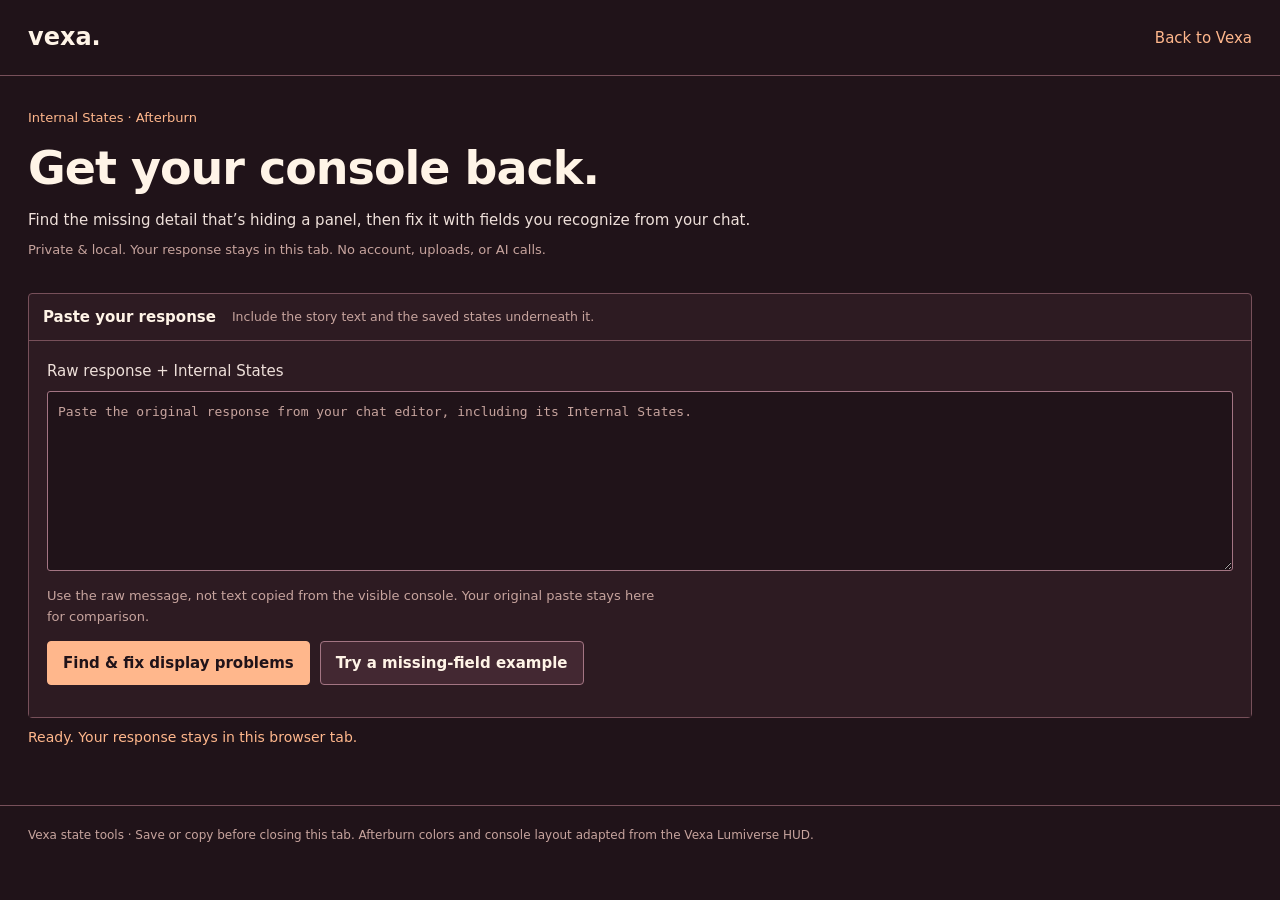
<file: vexa/states/page.template.html>
<!doctype html>
<html lang="en"><head><meta charset="utf-8"><meta name="viewport" content="width=device-width,initial-scale=1"><title>Vexa · Fix & edit your states</title><meta name="description" content="A guided Vexa state editor in the Afterburn HUD style. Find what is hiding your console and fix it without learning state tags."><style>
/* Reuses the author's Afterburn palette and lumiverse-hud console geometry.
   Native web controls, not a Lumiverse extension. Variance 4 / motion 1 / density 4. */
:root{color-scheme:dark;--deep:#201319;--panel:#2d1b22;--surface:#432832;--ink:#eee0da;--bright:#fff4e7;--muted:#c7a49e;--accent:#ffb78c;--signal:#d6a7d1;--line:#77505a}*{box-sizing:border-box}html{scroll-padding-top:20px}body{margin:0;background:var(--deep);color:var(--ink);font:15px/1.6 "Segoe UI",system-ui,sans-serif}a{color:var(--accent);text-underline-offset:4px}header,main,footer{max-width:1320px;margin:auto;padding:20px 28px}header{display:flex;align-items:center;justify-content:space-between;border-bottom:1px solid var(--line);min-height:76px}header a{text-decoration:none}header strong{font:650 24px "Bahnschrift","Aptos Display",system-ui,sans-serif;color:var(--bright)}h1,h2,h3{font-family:"Bahnschrift","Aptos Display",system-ui,sans-serif;color:var(--bright);line-height:1.2}h1{font-size:clamp(30px,4vw,46px);letter-spacing:-1px;margin:12px 0}h2{font-size:23px;margin:0 0 14px}h3{font-size:17px;margin:0 0 9px}p{margin:8px 0;max-width:76ch}.muted,small{color:var(--muted)}.intro{padding:12px 0 24px}.intro>p:first-child{color:var(--accent);font-size:13px;margin:0}.privacy{font-size:13px;color:var(--muted)}button,input,textarea,select{font:inherit}button{cursor:pointer;min-height:44px;border:1px solid var(--line);border-radius:4px;color:var(--bright);background:var(--surface);padding:9px 15px;font-weight:600}button:hover{background:#583441}button.primary{background:var(--accent);color:var(--deep);border-color:var(--accent)}button.quiet{background:transparent;color:var(--accent)}button:disabled{opacity:.5;cursor:default}input,textarea,select{width:100%;min-width:0;min-height:44px;background:var(--deep);border:1px solid var(--line);color:var(--ink);border-radius:3px;padding:10px}textarea{resize:vertical;line-height:1.6}input::placeholder,textarea::placeholder{color:var(--muted);opacity:1}button:focus-visible,input:focus-visible,textarea:focus-visible,select:focus-visible,a:focus-visible,summary:focus-visible{outline:2px solid var(--accent);outline-offset:3px}details{border:1px solid var(--line);border-radius:4px;background:var(--panel)}summary{cursor:pointer;min-height:44px;padding:11px 14px;font-weight:600;color:var(--bright);overflow-wrap:anywhere}details>p{margin:8px 14px 16px}.toolbar{display:flex;gap:10px;flex-wrap:wrap;margin:14px 0}.paste{padding:18px;background:var(--panel);border-top:1px solid var(--line)}.paste>label{display:block;margin-bottom:8px}#input{height:180px;font:13px/1.6 ui-monospace,monospace}.paste-help{font-size:13px;color:var(--muted)}#input-panel>summary{display:flex;align-items:center;gap:16px}#input-panel>summary small{font-weight:400}.status-line{color:var(--accent);font-size:14px;min-height:26px}#workspace{margin-top:20px}.workhead{display:flex;gap:20px;align-items:center;justify-content:space-between;padding:14px 18px;background:var(--panel);border:1px solid var(--line);border-top:3px solid var(--accent);border-radius:8px 8px 0 0}.workhead h2{margin:0;font-size:20px}.workhead p{margin:0;font-size:13px}.good{color:#bce0b2}.warn{color:var(--accent)}.issue-area{padding:20px;background:var(--panel);border:1px solid var(--line);border-top:0}.issue-area h2{font-size:20px}.issue-area>p{color:var(--muted);font-size:14px}#issues{display:grid;grid-template-columns:repeat(2,minmax(0,1fr));gap:14px;margin-top:16px}.issue-card{background:var(--deep);border:1px solid var(--line);border-left:3px solid var(--accent);padding:16px;min-width:0}.issue-card>p{font-size:14px;color:var(--ink)}.issue-card details{background:transparent;border:0;margin:10px 0}.issue-card summary{padding:6px 0;min-height:32px;color:var(--accent);font-size:14px}.issue-card details p{margin:4px 0 10px;font-size:14px;color:var(--muted)}.issue-card button{font-size:14px}.console{display:grid;grid-template-columns:170px minmax(0,1fr);border:1px solid var(--line);border-top:0;background:var(--panel)}#sections{padding:12px 8px;border-right:1px solid var(--line);align-self:stretch}#sections button{display:block;width:100%;text-align:left;border:1px solid transparent;background:transparent;color:var(--muted);margin:3px 0;font-size:13px;font-weight:500;padding:8px 10px;min-height:40px}#sections button:hover{background:var(--surface)}#sections button[aria-current]{border-color:var(--line);background:var(--surface);color:var(--bright);box-shadow:inset 3px 0 var(--accent)}#sections button.has-error{color:var(--accent)}.instruments{display:grid;grid-template-columns:220px minmax(0,1fr);gap:20px;padding:20px;align-items:start;background:linear-gradient(#ffffff03 1px,transparent 1px),linear-gradient(90deg,#ffffff03 1px,transparent 1px);background-size:28px 28px}.briefing{border:1px solid var(--line);background:var(--deep);border-radius:4px;padding:16px;position:sticky;top:20px}.briefing h3{color:var(--accent);font-size:18px}.brief-line{padding:10px 0;border-bottom:1px solid var(--line)}.brief-line small{display:block;font-size:12px}.brief-line span{display:block;overflow-wrap:anywhere}.briefing button{font-size:12px;margin-top:14px;padding:7px 10px;width:100%}.editor-column{min-width:0}#section-context{font-size:13px;color:var(--muted);margin:0 0 16px}#editor>h2{padding-bottom:12px;border-bottom:1px solid var(--line)}.record{margin:0 0 14px;min-width:0}.record>summary{background:var(--surface)}.record-body{padding:16px}.field{margin:0 0 22px}.field>label{display:block;color:var(--bright);font-weight:600;margin-bottom:5px}.field-help{font-size:13px;color:var(--muted);margin:0 0 10px;line-height:1.5}.field textarea{display:block}.missing-field{border:1px solid var(--accent);border-left:3px solid var(--accent);padding:14px;background:var(--deep)}.missing-field h3{color:var(--accent)}.fix-hint{font-size:13px;color:var(--ink);margin-top:12px}.focused-fix{outline:2px solid var(--accent);outline-offset:5px}.optional-fields,.record-tools,.advanced-field{background:transparent;border:0;border-top:1px solid var(--line);border-radius:0;margin-top:14px}.optional-fields summary,.record-tools summary,.advanced-field summary{font-size:12px;color:var(--muted);padding:8px 0}.optional-fields button,.record-tools button{font-size:13px;margin:5px}.optional-fields p{margin:0 0 10px;font-size:13px}.advanced-field textarea{font:12px/1.6 ui-monospace,monospace}.technical-label{display:block;font:11px ui-monospace,monospace;margin-top:8px}.choice-grid{display:grid;grid-template-columns:repeat(2,minmax(0,1fr));gap:12px}.choice span{display:block;font-size:13px;margin-bottom:5px;color:var(--signal)}.feeling-grid{display:grid;grid-template-columns:repeat(2,minmax(0,1fr));gap:12px}.matrix{display:grid;grid-template-columns:1fr;gap:12px}.axis{border:1px solid var(--line);border-radius:3px;padding:10px 12px;background:var(--deep)}.axis-heading{display:flex;justify-content:space-between;gap:10px;font-size:14px;color:var(--bright)}.axis-heading output{color:var(--accent);font-variant-numeric:tabular-nums}.axis input[type=range]{accent-color:var(--accent);border:0;padding:0;min-height:34px}.axis-drift{display:flex;align-items:center;gap:16px;font-size:12px;color:var(--muted)}.axis-drift input{width:75px;margin-left:auto;padding:6px;min-height:36px}.savebar{display:flex;justify-content:space-between;gap:20px;align-items:center;padding:16px 18px;background:var(--panel);border:1px solid var(--line);border-top:0;border-radius:0 0 8px 8px;position:sticky;bottom:0;z-index:2;box-shadow:0 -6px 20px #20131988}.savebar p{font-size:13px;color:var(--muted);margin:0}.savebar .toolbar{margin:0;flex-shrink:0}.advanced{margin-top:22px}.advanced-body{padding:18px}.advanced h3{margin-top:16px}.advanced textarea{min-height:240px;font:12px/1.6 ui-monospace,monospace}#checks p{font:12px/1.5 ui-monospace,monospace;overflow-wrap:anywhere}#report{padding-left:22px;font-size:13px;overflow-wrap:anywhere}footer{font-size:12px;color:var(--muted);margin-top:25px;border-top:1px solid var(--line)}[hidden]{display:none!important}@media(max-width:1050px){.instruments{grid-template-columns:1fr}.briefing{position:static;display:grid;grid-template-columns:repeat(3,minmax(0,1fr));gap:8px;padding:12px}.briefing h3{grid-column:1/-1;margin:0}.brief-line{border:0;padding:0;font-size:13px}.briefing button{grid-column:1/-1;margin:5px 0 0;width:auto;justify-self:start}}@media(max-width:700px){header,main,footer{padding:16px}.intro{padding:4px 0 18px}h1{font-size:32px}#input-panel>summary{display:block}#input-panel>summary small{display:block}.console{grid-template-columns:1fr}#sections{display:flex;overflow:auto;border-right:0;border-bottom:1px solid var(--line);padding:8px}#sections button{white-space:nowrap;width:auto;flex-shrink:0;margin:0}.instruments{padding:14px}.workhead{align-items:flex-start;gap:8px;flex-direction:column}.workhead h2{font-size:18px}#issues{grid-template-columns:1fr}.issue-area{padding:16px}.savebar{padding:12px;gap:8px;flex-direction:column;align-items:stretch}.savebar .toolbar button{flex:1;font-size:13px}.savebar p{font-size:12px}.record-body{padding:12px}.briefing{grid-template-columns:1fr 1fr}.brief-line:last-of-type{grid-column:1/-1}.choice-grid,.feeling-grid{gap:10px}.missing-field .toolbar button{width:100%}.paste{padding:14px}.paste .toolbar button{flex:1}.advanced-body{padding:14px}}@media(prefers-reduced-motion:reduce){*{scroll-behavior:auto!important}}
button,input,textarea,select{border-color:#a37583}.field{scroll-margin-bottom:140px}
</style></head><body><header><a href="../"><strong>vexa.</strong></a><a href="../#get-vexa">Back to Vexa</a></header><main>
<section class="intro"><p>Internal States · Afterburn</p><h1>Get your console back.</h1><p>Find the missing detail that’s hiding a panel, then fix it with fields you recognize from your chat.</p><p class="privacy">Private & local. Your response stays in this tab. No account, uploads, or AI calls.</p></section>
<details id="input-panel" open><summary>Paste your response <small>Include the story text and the saved states underneath it.</small></summary><div class="paste"><label for="input">Raw response + Internal States</label><textarea id="input" spellcheck="false" placeholder="Paste the original response from your chat editor, including its Internal States."></textarea><p class="paste-help">Use the raw message, not text copied from the visible console. Your original paste stays here for comparison.</p><div class="toolbar"><button class="primary" id="repair" disabled>Find & fix display problems</button><button id="demo">Try a missing-field example</button></div></div></details>
<p id="status" class="status-line" role="status" aria-live="polite">Loading format definitions…</p>
<section id="workspace" hidden><div class="workhead"><h2>Internal States</h2><p id="health" role="status" aria-live="polite"></p></div>
<section class="issue-area" aria-labelledby="issue-count"><h2 id="issue-count">Checking your response</h2><p id="issue-intro"></p><div id="issues"></div></section>
<div class="console"><nav id="sections" aria-label="Console sections"></nav><div class="instruments"><aside id="briefing" class="briefing" aria-label="Current scene"></aside><div class="editor-column"><p id="section-context"></p><div id="editor"></div></div></div></div>
<div class="savebar"><p>When you’re done, replace the original response in your chat editor with this copy.</p><div class="toolbar"><button class="primary" id="copy" disabled>Copy fixed response</button><button id="export" disabled>Download .txt</button></div></div>
<details id="advanced" class="advanced"><summary>Advanced details & saved text</summary><div class="advanced-body"><details id="repairs"><summary id="repair-summary">Formatting changes</summary><ul id="report"></ul></details><details><summary>Technical display checks</summary><p>These are the preset’s included detection patterns, after the host’s braille-space normalization. They check whether each present record can be read; they do not run the full visual renderer.</p><div id="checks"></div></details><details><summary>Add an optional section</summary><p>Missing optional sections do not need to be restored just to pass a check.</p><label for="section-choice">Section</label><select id="section-choice"></select><button id="add-section">Add empty section</button></details><h3>Response + edited states</h3><label for="output">Advanced text. Re-open after editing to refresh the guided fields.</label><textarea id="output" spellcheck="false"></textarea><div class="toolbar"><button id="reparse">Re-open edited text</button></div></div></details>
</section><noscript><p>This local editor needs JavaScript enabled.</p></noscript></main><footer>Vexa state tools · Save or copy before closing this tab. Afterburn colors and console layout adapted from the Vexa Lumiverse HUD.</footer><script type="module" src="./app.js"></script></body></html>
</file>
<file: assets/site.css>
/* Vexa: cyberpunk gothic with physical, Apple-inspired web surfaces.
   DESIGN_VARIANCE: 9 / MOTION_INTENSITY: 6 / VISUAL_DENSITY: 3.
   Shape system: 28px panels, arch-shaped specimen, pill controls.
   Frosted navigation is a web approximation, not Apple Liquid Glass. */
/* Homepage downloads: keep all three frontends on one line. */
.downloads-section { padding-block: 40px 90px; }
.downloads-intro { max-width: 48ch; margin-top: 20px; color: var(--muted); }
.download-count { margin-top: 18px; color: var(--muted); font-size: .85rem; }
.download-count strong { color: var(--ink); font-size: 1.25rem; font-variant-numeric: tabular-nums; }
.download-grid { display: grid; grid-template-columns: repeat(3, minmax(0, 1fr)); gap: 24px; }
.download-platform { --platform: #a11b1b; min-width: 0; border-top: 4px solid var(--platform); padding-top: 20px; }
.download-platform--lumi { --platform: #8a64d6; }
.download-platform--tavo { --platform: #f26d5b; border-image: linear-gradient(110deg, #f26d5b, #121324) 1; }
.download-platform h3 { font-size: clamp(14px, 2.4vw, 28px); margin-bottom: 20px; }
.download-button { display: flex; flex-direction: column; justify-content: center; align-items: center; gap: 4px; min-height: 82px; margin-top: 12px; padding: 12px 8px; border-radius: 18px; background: var(--platform); color: #fff; text-align: center; font-size: clamp(12px, 1.8vw, 18px); font-weight: 700; line-height: 1.3; }
.download-platform--lumi .download-button { color: #101014; }
.download-platform--tavo .download-button { background: linear-gradient(#0006, #0006), linear-gradient(110deg, #f26d5b, #121324); }
.download-button--regex { border: 1px solid var(--platform); box-shadow: inset 0 0 0 2px var(--bg); }
.download-button small { font-size: 11px; font-weight: 500; }
.download-button[aria-disabled="true"] { cursor: default; }
.download-button[href]:hover { color: #fff; filter: brightness(1.1); }
.download-platform--lumi .download-button[href]:hover { color: #101014; }
@media (max-width: 600px) {
  .download-grid { gap: 8px; }
  .download-platform { padding-top: 12px; }
  .download-platform h3 { letter-spacing: -.5px; margin-bottom: 14px; }
  .download-button { border-radius: 12px; padding-inline: 3px; }
  .downloads-section { padding-block: 30px 55px; }
}
/* Vexa community invitation; follows the shared light/dark theme. */
.vexa-community { padding-bottom: 90px; }
.vexa-community-card {
  display: flex;
  align-items: center;
  justify-content: space-between;
  gap: 32px;
  padding: clamp(24px, 4vw, 48px);
  border: 1px solid var(--line);
  border-radius: 28px;
  background: var(--surface);
}
.vexa-community-card h2 { margin: 14px 0; font-size: clamp(1.8rem, 3vw, 3rem); }
.vexa-community-copy { max-width: 48ch; color: var(--muted); font-size: .95rem; }
.vexa-community-card .button { flex-shrink: 0; }
@media (max-width: 760px) {
  .vexa-community { padding-bottom: 55px; }
  .vexa-community-card { flex-direction: column; align-items: stretch; gap: 24px; }
}
@font-face {
  font-family: Space Grotesk;
  src: url("fonts/space-grotesk.ttf") format("truetype");
  font-weight: 300 700;
  font-display: swap;
}
:root {
  color-scheme: dark;
  --obsidian: #101014;
  --magenta: #c0188a;
  --toxic: #70ff38;
  --plum: #48143e;
  --gunmetal: #41434a;
  --rose: #e4b4a9;
  --bg: #101014;
  --surface: #19181e;
  --ink: #f4ecef;
  --muted: #b8afb9;
  --line: #38323c;
  --accent: #70ff38;
  --link: #f18ad0;
  --wash: #48143e;
  --glass: rgba(24, 22, 29, 0.88);
  --paper: #252129;
  --shadow: rgba(0, 0, 0, 0.4);
}
:root[data-theme="light"] {
  color-scheme: light;
  --bg: #f3e7ed;
  --surface: #eadbe5;
  --ink: #201821;
  --muted: #655666;
  --line: #c8acbf;
  --accent: #316c1b;
  --link: #a51175;
  --wash: #e8bfd9;
  --glass: rgba(243, 231, 237, 0.92);
  --paper: #e5d0df;
  --shadow: rgba(72, 20, 62, 0.17);
}
* {
  box-sizing: border-box;
}
html {
  scroll-behavior: smooth;
  scroll-padding-top: 115px;
}
body {
  margin: 0;
  background: var(--bg);
  color: var(--ink);
  font-family:
    Space Grotesk,
    system-ui,
    sans-serif;
  line-height: 1.65;
  overflow-wrap: break-word;
}
button,
a {
  -webkit-tap-highlight-color: transparent;
}
button {
  font: inherit;
  cursor: pointer;
}
button[hidden] {
  display: none;
}
a {
  color: inherit;
  text-decoration: none;
  text-underline-offset: 5px;
}
a:hover {
  color: var(--link);
}
a:focus-visible,
button:focus-visible,
summary:focus-visible {
  outline: 3px solid var(--accent);
  outline-offset: 6px;
}
img {
  display: block;
  max-width: 100%;
  width: 100%;
  height: auto;
}
h1,
h2,
h3,
p,
figure {
  margin: 0;
}
h1,
h2,
h3 {
  line-height: 1.04;
  letter-spacing: -0.065em;
  font-weight: 500;
}
h2 {
  font-size: clamp(2.6rem, 5.3vw, 4.6rem);
}
em {
  font-style: italic;
  font-weight: 500;
  color: var(--link);
}
p {
  max-width: 62ch;
}
::selection {
  background: var(--toxic);
  color: var(--obsidian);
}
.wrap {
  width: min(1280px, calc(100% - 112px));
  margin-inline: auto;
}
.skip {
  position: fixed;
  top: -100px;
  left: 20px;
  z-index: 100;
  background: var(--toxic);
  color: var(--obsidian);
  padding: 12px;
}
.skip:focus {
  top: 12px;
}
.eyebrow {
  font-family: ui-monospace, Consolas, monospace;
  font-size: 0.69rem;
  letter-spacing: 0.15em;
  text-transform: uppercase;
  line-height: 1.6;
  color: var(--muted);
}
.site-header {
  height: 80px;
  display: flex;
  align-items: center;
  justify-content: space-between;
  position: relative;
  z-index: 20;
  margin-top: 16px;
}
.brand {
  font-size: 2rem;
  font-weight: 700;
  letter-spacing: -0.09em;
  display: inline-flex;
  align-items: center;
  gap: 8px;
  line-height: 1;
}
.icon-bolt {
  display: inline-block;
  width: 0.85em;
  height: 1em;
  fill: currentColor;
  vertical-align: -0.1em;
}
.brand span {
  color: var(--accent);
  font-size: 1.65rem;
  display: inline-block;
}
.nav {
  display: flex;
  gap: 32px;
  align-items: center;
  padding: 12px 27px;
  background: var(--glass);
  border: 1px solid var(--line);
  border-radius: 100px;
  backdrop-filter: blur(20px);
  box-shadow: inset 0 1px 0 rgba(228, 180, 169, 0.1);
  font-size: 0.78rem;
}
.nav a {
  padding-block: 4px;
}
.nav a[aria-current] {
  color: var(--accent);
}
.theme-toggle {
  border: 1px solid var(--line);
  background: transparent;
  color: var(--muted);
  border-radius: 100px;
  padding: 10px 16px;
  font-size: 0.72rem;
  min-height: 44px;
}
.theme-toggle:hover {
  color: var(--ink);
  border-color: var(--muted);
}
.hero {
  display: grid;
  grid-template-columns: 1.08fr 1fr;
  align-items: center;
  min-height: 740px;
  padding-block: 55px 85px;
  position: relative;
  isolation: isolate;
}
.hero:before {
  content: "";
  position: absolute;
  inset: -100px -50px -60px 24%;
  background: radial-gradient(ellipse at 70% 45%, var(--wash), transparent 67%);
  opacity: 0.64;
  z-index: -2;
  pointer-events: none;
}
.hero-copy {
  z-index: 3;
}
.hero h1 {
  font-size: clamp(5rem, 8.9vw, 8.2rem);
  line-height: 0.98;
  margin: 25px 0 30px;
  letter-spacing: -0.075em;
}
.hero h1 em {
  display: inline-block;
  padding-right: 14px;
  padding-bottom: 7px;
  color: var(--ink);
  text-shadow: 3px 2px 0 var(--magenta);
}
.period {
  color: var(--accent);
}
.intro {
  color: var(--muted);
  font-size: 0.96rem;
  line-height: 1.8;
  max-width: 365px;
}
.actions {
  display: flex;
  align-items: center;
  gap: 26px;
  flex-wrap: wrap;
  margin-top: 30px;
}
.button {
  display: inline-flex;
  align-items: center;
  justify-content: space-between;
  gap: 30px;
  min-height: 52px;
  padding: 14px 23px;
  background: var(--toxic);
  color: var(--obsidian);
  font-size: 0.8rem;
  font-weight: 700;
  border: 1px solid transparent;
  border-radius: 100px;
  transition:
    transform 0.3s cubic-bezier(0.16, 1, 0.3, 1),
    box-shadow 0.3s;
}
.button:hover {
  color: var(--obsidian);
  transform: translateY(-3px);
  box-shadow: 0 8px 32px rgba(112, 255, 56, 0.16);
}
.button:active,
.circle-link:active {
  transform: scale(0.97);
}
.button span {
  font-size: 1.15rem;
}
.text-link {
  font-size: 0.8rem;
  display: inline-block;
  border-bottom: 1px solid var(--muted);
  padding-bottom: 4px;
}
.text-link span {
  margin-left: 12px;
}
.hero-stage {
  position: relative;
  min-width: 0;
  height: 570px;
  perspective: 1100px;
}
.specimen {
  position: absolute;
  inset: 15px 8% 30px 5%;
  border-radius: 240px 240px 95px 95px;
  overflow: hidden;
  transform: rotate(7deg);
  border: 1px solid rgba(228, 180, 169, 0.38);
  background: var(--plum);
  box-shadow:
    14px 18px 0 rgba(192, 24, 138, 0.11),
    0 30px 80px var(--shadow);
  transition:
    transform 0.7s cubic-bezier(0.16, 1, 0.3, 1),
    box-shadow 0.7s;
}
.specimen img {
  height: 100%;
  object-fit: cover;
  object-position: 50% 22%;
  transform: scale(1.05) rotate(-7deg);
  filter: saturate(0.82);
  transition:
    filter 0.7s,
    transform 0.7s;
}
.hero-stage:hover .specimen {
  transform: rotate(3deg) translateY(-5px);
}
.hero-stage:hover .specimen img {
  transform: scale(1.08) rotate(-3deg);
  filter: saturate(1.1);
}
.orbit {
  position: absolute;
  border: 1px solid var(--magenta);
  border-radius: 50%;
  pointer-events: none;
}
.orbit-one {
  inset: 50px -2% 55px -3%;
  transform: rotate(-28deg) rotateY(42deg);
  opacity: 0.65;
}
.orbit-two {
  inset: 0 10% 5px -3%;
  transform: rotate(43deg) rotateY(54deg);
  border-color: var(--accent);
  opacity: 0.32;
}
.specimen-base {
  position: absolute;
  bottom: 0;
  left: 8%;
  right: 6%;
  height: 30px;
  border-radius: 50%;
  background: var(--magenta);
  filter: blur(35px);
  opacity: 0.45;
  z-index: -1;
}
.specimen-caption {
  position: absolute;
  bottom: 0;
  left: 0;
  font-size: 0.73rem;
  color: var(--muted);
  line-height: 1.6;
  z-index: 3;
}
.specimen-caption a {
  color: var(--ink);
}
.power-control {
  position: absolute;
  bottom: 9px;
  right: 0;
  display: flex;
  align-items: center;
  gap: 10px;
  border: 1px solid var(--line);
  border-radius: 100px;
  background: var(--glass);
  color: var(--ink);
  padding: 10px 17px 10px 9px;
  backdrop-filter: blur(16px);
  font-size: 0.72rem;
  z-index: 3;
  transition: transform 0.3s;
}
.power-symbol {
  display: grid;
  place-items: center;
  width: 34px;
  height: 34px;
  border: 1px solid var(--line);
  border-radius: 50%;
  color: var(--accent);
  font-size: 1.3rem;
}
.power-control:active {
  transform: scale(0.96);
}
body.is-powered .specimen {
  box-shadow:
    12px 18px 0 rgba(192, 24, 138, 0.25),
    0 0 100px rgba(192, 24, 138, 0.3);
  transform: rotate(0);
}
body.is-powered .specimen img {
  filter: saturate(1.3);
  transform: scale(1.08);
}
body.is-powered .orbit {
  border-width: 2px;
  opacity: 0.8;
}
.power-control[aria-pressed="true"] .power-symbol {
  background: var(--toxic);
  color: var(--obsidian);
}
.work-section {
  padding-top: 90px;
}
.section-heading {
  margin-bottom: 48px;
}
.section-heading .eyebrow {
  margin-bottom: 20px;
}
.project {
  border: 1px solid var(--line);
  border-radius: 28px;
  overflow: hidden;
  background: var(--surface);
}
.project-image {
  display: block;
  overflow: hidden;
}
.project-image img {
  transition: transform 0.9s cubic-bezier(0.16, 1, 0.3, 1);
  aspect-ratio: 16/7;
  object-fit: cover;
}
.project-image:hover img {
  transform: scale(1.035);
}
.project-copy {
  padding: 38px 46px 34px;
}
.project-heading {
  display: flex;
  justify-content: space-between;
  align-items: center;
  margin-bottom: 15px;
}
.project h3 {
  font-size: 4.2rem;
  margin-top: 5px;
}
.circle-link {
  display: grid;
  place-items: center;
  width: 58px;
  height: 58px;
  border: 1px solid var(--line);
  border-radius: 50%;
  font-size: 1.8rem;
  transition:
    background 0.3s,
    transform 0.3s;
}
.circle-link:hover {
  background: var(--toxic);
  color: var(--obsidian);
  transform: rotate(10deg);
}
.project-copy > p {
  color: var(--muted);
  font-size: 1rem;
  max-width: 530px;
}
.project-bottom {
  display: flex;
  justify-content: space-between;
  align-items: flex-end;
  margin-top: 30px;
  gap: 25px;
}
.project-bottom p {
  font-size: 0.72rem;
  color: var(--muted);
}
.research-section {
  display: grid;
  grid-template-columns: 0.85fr 1.15fr;
  align-items: center;
  gap: 100px;
  padding-block: 160px;
}
.paper-art {
  position: relative;
  padding: 28px 15px 22px;
  perspective: 900px;
}
.paper-art:before {
  content: "";
  position: absolute;
  inset: 5% 0 0;
  background: radial-gradient(ellipse, var(--wash), transparent 65%);
  z-index: -1;
}
.paper-sheet {
  aspect-ratio: 4/5;
  background: linear-gradient(135deg, var(--paper), var(--surface));
  border: 1px solid var(--line);
  border-radius: 8px;
  padding: 34px;
  box-shadow:
    12px 12px 0 var(--bg),
    13px 13px 0 var(--line),
    22px 28px 65px var(--shadow);
  transform: rotate(-7deg);
  transition: transform 0.6s cubic-bezier(0.16, 1, 0.3, 1);
  display: flex;
  flex-direction: column;
  justify-content: space-between;
}
.paper-art:hover .paper-sheet {
  transform: rotate(-2deg) translateY(-6px);
}
.paper-kicker {
  font-size: 0.55rem;
  text-transform: uppercase;
  letter-spacing: 0.12em;
  color: var(--muted);
}
.paper-sheet strong {
  font-size: clamp(2.2rem, 4.2vw, 3.8rem);
  letter-spacing: -0.06em;
  line-height: 1.05;
  font-weight: 500;
}
.paper-sheet strong span {
  display: block;
  color: var(--accent);
  margin-top: 10px;
}
.paper-lines {
  height: 54px;
  background: repeating-linear-gradient(
    0deg,
    transparent 0 8px,
    var(--line) 8px 9px
  );
  width: 75%;
  transform: skewY(-8deg);
}
.paper-foot {
  font-size: 0.64rem;
  color: var(--muted);
}
.research-copy h2 {
  margin: 20px 0 28px;
  font-size: clamp(2.5rem, 4.5vw, 4rem);
}
.research-copy > p:not(.eyebrow) {
  color: var(--muted);
  font-size: 0.94rem;
  margin-bottom: 20px;
}
.small-copy {
  font-size: 0.8rem !important;
}
.prominent {
  margin-top: 5px;
  font-size: 0.92rem;
}
.research-links {
  display: flex;
  gap: 24px;
  flex-wrap: wrap;
  margin-top: 24px;
  font-size: 0.7rem;
  color: var(--muted);
}
/* AetherKit is a distinct related project, with its three documented tiers. */
.sdk-section {
  padding-bottom: 120px;
}
.sdk-panel {
  display: grid;
  grid-template-columns: 1.1fr 1fr;
  gap: 70px;
  padding: 60px;
  border: 1px solid var(--line);
  border-radius: 28px;
  background:
    radial-gradient(ellipse at 0 100%, var(--wash), transparent 70%),
    var(--surface);
}
.sdk-copy h2 {
  margin: 20px 0 28px;
  font-size: clamp(2.8rem, 5vw, 4.5rem);
}
.sdk-copy > p:not(.eyebrow) {
  color: var(--muted);
  font-size: 0.92rem;
  max-width: 44ch;
}
.sdk-copy .button {
  margin-top: 28px;
}
.sdk-related {
  display: table;
  margin-top: 22px;
}
.sdk-tiers {
  align-self: center;
  border-left: 1px solid var(--line);
  padding-left: 44px;
}
.sdk-tiers dl {
  margin: 28px 0 24px;
}
.sdk-tiers dl > div {
  display: grid;
  grid-template-columns: 92px 1fr;
  gap: 20px;
  align-items: center;
  margin-top: 28px;
}
.sdk-tiers dt {
  font-size: 1.8rem;
  letter-spacing: -0.05em;
  color: var(--link);
}
.sdk-tiers dd {
  margin: 0;
  font-size: 0.82rem;
  color: var(--muted);
}
.sdk-doc-note {
  color: var(--muted);
  font-size: 0.7rem;
  line-height: 1.8;
}
.sdk-on-vexa {
  padding-top: 110px;
  padding-bottom: 0;
}
.sdk-tiers h3 {
  margin: 25px 0;
  font-size: clamp(2.1rem, 3.5vw, 3rem);
}
.sdk-description {
  color: var(--muted);
  font-size: 0.9rem;
  margin-bottom: 28px;
}
.overview-copy a {
  color: var(--link);
  text-decoration: underline;
}
.system-card .eyebrow {
  font-size: 0.64rem;
}
.site-footer > div {
  flex-wrap: wrap;
}
@media (max-width: 1023px) {
  .sdk-panel {
    padding: 40px;
    gap: 35px;
  }
  .sdk-tiers {
    padding-left: 30px;
  }
  .sdk-tiers dl > div {
    grid-template-columns: 1fr;
    gap: 4px;
    margin-top: 22px;
  }
}
@media (max-width: 767px) {
  .sdk-section {
    padding-bottom: 75px;
  }
  .sdk-panel {
    grid-template-columns: 1fr;
    padding: 32px 25px;
    gap: 40px;
  }
  .sdk-tiers {
    border-left: 0;
    border-top: 1px solid var(--line);
    padding: 30px 0 0;
  }
  .sdk-tiers dl > div {
    grid-template-columns: 80px 1fr;
    gap: 18px;
  }
  .sdk-tiers dt {
    font-size: 1.65rem;
  }
  .sdk-on-vexa {
    padding-top: 75px;
    padding-bottom: 0;
  }
}
.about-section {
  display: grid;
  grid-template-columns: 1.15fr 0.85fr;
  gap: 100px;
  align-items: center;
  padding-block: 75px 130px;
  border-top: 1px solid var(--line);
}
.about-copy h2 {
  margin: 22px 0 30px;
  font-size: clamp(2.5rem, 4.5vw, 4rem);
}
.about-copy > p:not(.eyebrow) {
  font-size: 0.92rem;
  color: var(--muted);
  margin-bottom: 20px;
  max-width: 460px;
}
.dice-toy {
  text-align: center;
  padding: 45px 25px;
  border: 1px solid var(--line);
  border-radius: 28px;
  background:
    radial-gradient(ellipse at 50% 65%, var(--wash), transparent 75%),
    var(--surface);
  min-height: 430px;
}
.dice-toy .eyebrow {
  margin-inline: auto;
}
.dice-toy h3 {
  font-size: 1.8rem;
  letter-spacing: -0.04em;
  margin-top: 17px;
}
.dice-button {
  display: block;
  margin: 32px auto 25px;
  width: 112px;
  height: 124px;
  background: var(--plum);
  color: var(--toxic);
  border: 0;
  clip-path: polygon(50% 0, 95% 25%, 95% 75%, 50% 100%, 5% 75%, 5% 25%);
  position: relative;
  transition: transform 0.4s cubic-bezier(0.16, 1, 0.3, 1);
}
.dice-button:before {
  content: "";
  position: absolute;
  inset: 4px;
  background: linear-gradient(135deg, #c0188a, #48143e 50%, #101014);
  clip-path: inherit;
  z-index: -1;
}
.dice-button:focus-visible {
  clip-path: none;
  border-radius: 20px;
}
.dice-button:hover {
  transform: rotate(9deg) scale(1.08);
}
.die-number {
  font-size: 2.9rem;
  font-weight: 500;
}
.dice-result {
  font-size: 0.75rem;
  line-height: 1.7;
  color: var(--muted);
  max-width: 30ch;
  margin-inline: auto;
  min-height: 3.4em;
}
.is-rolling {
  animation: roll 0.55s ease;
}
.is-critical .dice-result {
  color: var(--accent);
}
.closing {
  font-size: clamp(3.2rem, 13vw, 12rem);
  font-weight: 700;
  line-height: 1.1;
  letter-spacing: -0.075em;
  white-space: nowrap;
  color: transparent;
  -webkit-text-stroke: 1px var(--line);
  padding-bottom: 65px;
  display: flex;
  justify-content: space-between;
  align-items: center;
}
.closing span {
  color: var(--magenta);
  -webkit-text-stroke: 0;
  font-size: 0.72em;
}
.site-footer {
  border-top: 1px solid var(--line);
  padding-block: 35px 45px;
  display: flex;
  justify-content: space-between;
  gap: 30px;
  align-items: center;
}
.site-footer p {
  font-size: 0.66rem;
  color: var(--muted);
}
.site-footer > div {
  display: flex;
  gap: 20px;
  font-size: 0.7rem;
}
/* Vexa keeps its route, anchors and factual release status. */
.vexa-hero {
  padding-top: 45px;
}
.back {
  font-size: 0.75rem;
  color: var(--muted);
  display: inline-block;
  margin-bottom: 55px;
}
.vexa-heading {
  display: grid;
  grid-template-columns: 1.2fr 1fr;
  gap: 80px;
  align-items: end;
  margin: 24px 0 60px;
}
.vexa-heading h1 {
  font-size: clamp(4rem, 8.5vw, 7.5rem);
}
.vexa-hero-copy {
  padding-bottom: 8px;
  color: var(--muted);
  font-size: 0.95rem;
}
.vexa-hero-copy .button {
  margin-top: 25px;
}
.vexa-cover img {
  border-radius: 28px;
  aspect-ratio: 8/3;
  object-fit: cover;
  border: 1px solid var(--line);
}
.vexa-cover figcaption {
  font-size: 0.65rem;
  color: var(--muted);
  margin-top: 14px;
}
.vexa-overview {
  display: grid;
  grid-template-columns: 1fr 1fr;
  gap: 90px;
  padding-block: 130px 110px;
}
.vexa-overview h2 {
  font-size: clamp(2.8rem, 4.7vw, 4.5rem);
  margin-bottom: 25px;
}
.overview-lede,
.overview-copy {
  font-size: 0.94rem;
  color: var(--muted);
}
.overview-copy {
  padding-top: 12px;
}
.overview-copy p + p {
  margin-top: 25px;
}
.systems-section .section-title {
  font-size: clamp(2.4rem, 4vw, 3.5rem);
  margin-bottom: 45px;
}
.systems-grid {
  display: grid;
  grid-template-columns: 1fr 1fr;
  column-gap: 75px;
  row-gap: 50px;
}
.system-card {
  padding-top: 22px;
  border-top: 1px solid var(--line);
}
.system-mark {
  color: var(--accent);
  font-size: 2rem;
}
.system-card h3 {
  font-size: 1.65rem;
  letter-spacing: -0.04em;
  margin: 18px 0 15px;
}
.system-card p {
  color: var(--muted);
  font-size: 0.88rem;
  max-width: 45ch;
}
.release-section {
  padding-block: 120px;
}
.release-note {
  position: relative;
  border: 1px solid var(--line);
  background:
    radial-gradient(ellipse at 100% 100%, var(--wash), transparent 65%),
    var(--surface);
  border-radius: 28px;
  padding: 60px;
}
.release-note h2 {
  font-size: clamp(2.5rem, 4.5vw, 4rem);
  margin: 15px 0 25px;
}
.release-note > p {
  color: var(--muted);
  font-size: 0.9rem;
  margin-top: 15px;
  max-width: 67ch;
}
.note-pin {
  font-size: 2rem;
  color: var(--accent);
}
.button-magenta {
  background: var(--magenta);
  color: #f4ecef;
}
.button-magenta:hover {
  color: #f4ecef;
}
.faq-section {
  padding-bottom: 110px;
}
.faq-section .section-title {
  font-size: 3rem;
  margin-bottom: 35px;
}
.faq details {
  border-bottom: 1px solid var(--line);
  padding: 22px 0;
}
.faq summary {
  cursor: pointer;
  font-size: 1.05rem;
  min-height: 32px;
}
.faq details p {
  font-size: 0.9rem;
  color: var(--muted);
  margin: 20px 0;
  max-width: 80ch;
}
.faq details a {
  text-decoration: underline;
  color: var(--link);
}
.brand-spark {
  color: var(--accent);
}
/* Entry establishes hierarchy; reveals introduce each separate project. */
@keyframes enter {
  from {
    opacity: 0;
    transform: translateY(22px);
  }
  to {
    opacity: 1;
    transform: translateY(0);
  }
}
@keyframes roll {
  0%,
  100% {
    transform: rotate(0);
  }
  40% {
    transform: rotate(75deg) scale(0.88);
  }
  75% {
    transform: rotate(-20deg);
  }
}
@media (prefers-reduced-motion: no-preference) {
  .hero-copy {
    animation: enter 0.8s both;
  }
  .hero-stage {
    animation: enter 1s 0.12s both;
  }
  .vexa-heading {
    animation: enter 0.8s both;
  }
  .reveal-ready {
    opacity: 0;
    transform: translateY(24px);
    transition:
      opacity 0.8s,
      transform 0.8s cubic-bezier(0.16, 1, 0.3, 1);
  }
  .reveal-ready.is-visible {
    opacity: 1;
    transform: translateY(0);
  }
}
@media (min-width: 1500px) {
  .hero {
    min-height: 820px;
  }
  .hero-stage {
    height: 630px;
  }
}
@media (max-width: 1023px) {
  .wrap {
    width: calc(100% - 64px);
  }
  .hero {
    min-height: 650px;
    padding-top: 35px;
    grid-template-columns: 1fr 1fr;
  }
  .hero h1 {
    font-size: clamp(4.4rem, 10vw, 6rem);
  }
  .hero-stage {
    height: 470px;
  }
  .specimen {
    inset: 30px 0 45px 4%;
  }
  .intro {
    max-width: 320px;
    font-size: 0.88rem;
  }
  .hero-copy .actions {
    gap: 20px;
  }
  .research-section,
  .about-section {
    gap: 50px;
  }
  .research-section {
    padding-block: 110px;
  }
  .paper-sheet {
    padding: 25px;
  }
  .vexa-heading {
    gap: 35px;
  }
  .vexa-overview {
    gap: 50px;
  }
  .site-footer > div {
    gap: 14px;
  }
  .specimen-caption {
    font-size: 0.65rem;
  }
  .power-control {
    bottom: -32px;
    right: 0;
  }
}
@media (max-width: 767px) {
  html {
    scroll-padding-top: 30px;
  }
  .wrap {
    width: calc(100% - 40px);
  }
  .site-header {
    height: 70px;
    margin-top: 4px;
    gap: 10px;
  }
  .brand {
    font-size: 1.65rem;
  }
  .brand span {
    font-size: 1.4rem;
  }
  .nav {
    gap: 15px;
    padding: 9px 15px;
    font-size: 0.68rem;
  }
  .theme-toggle {
    font-size: 0.65rem;
    padding: 8px 11px;
  }
  .hero {
    grid-template-columns: 1fr;
    padding-top: 48px;
    padding-bottom: 65px;
    gap: 40px;
    min-height: auto;
  }
  .hero:before {
    inset: 30% -20px 0 0;
  }
  .hero h1 {
    font-size: clamp(4.8rem, 15vw, 7rem);
    margin-block: 22px;
  }
  .intro {
    max-width: 400px;
    font-size: 0.9rem;
  }
  .hero-stage {
    height: 480px;
    width: min(460px, 100%);
    margin-inline: auto;
  }
  .specimen {
    inset: 0 8% 45px 8%;
  }
  .orbit-one {
    inset: 30px 2% 50px;
  }
  .orbit-two {
    inset: -15px 12% 10px 2%;
  }
  .specimen-caption {
    bottom: 0;
    font-size: 0.7rem;
  }
  .power-control {
    bottom: 0;
  }
  .hero-copy .actions {
    gap: 25px;
  }
  .work-section {
    padding-top: 60px;
  }
  .section-heading {
    margin-bottom: 32px;
  }
  .project-image img {
    aspect-ratio: 4/3;
    object-position: 53%;
  }
  .project-copy {
    padding: 28px 25px;
  }
  .project h3 {
    font-size: 3.5rem;
  }
  .project-bottom {
    align-items: start;
    flex-direction: column;
    gap: 18px;
  }
  .project-copy > p {
    font-size: 0.9rem;
  }
  .research-section {
    grid-template-columns: 1fr;
    gap: 50px;
    padding-block: 90px;
  }
  .paper-art {
    width: min(330px, 88%);
    margin-inline: auto;
    order: 2;
  }
  .research-copy h2,
  .about-copy h2 {
    font-size: clamp(2.6rem, 8vw, 3.6rem);
  }
  .paper-sheet strong {
    font-size: 3rem;
  }
  .about-section {
    grid-template-columns: 1fr;
    gap: 45px;
    padding-block: 65px 75px;
  }
  .dice-toy {
    max-width: 440px;
    width: 100%;
    margin-inline: auto;
  }
  .closing {
    padding-bottom: 35px;
    font-size: 13vw;
  }
  .site-footer {
    flex-wrap: wrap;
    gap: 25px;
  }
  .site-footer > div {
    width: 100%;
    gap: 25px;
  }
  .site-footer p {
    text-align: right;
  }
  .vexa-hero {
    padding-top: 25px;
  }
  .back {
    margin-bottom: 38px;
  }
  .vexa-heading {
    grid-template-columns: 1fr;
    gap: 25px;
    margin-bottom: 40px;
  }
  .vexa-heading h1 {
    font-size: clamp(3.8rem, 13vw, 6rem);
  }
  .vexa-cover img {
    aspect-ratio: 4/3;
    object-position: 55%;
  }
  .vexa-overview {
    grid-template-columns: 1fr;
    gap: 25px;
    padding-block: 75px;
  }
  .systems-grid {
    grid-template-columns: 1fr;
    gap: 35px;
  }
  .system-card p {
    max-width: 55ch;
  }
  .release-section {
    padding-block: 75px;
  }
  .release-note {
    padding: 30px 25px;
  }
  .release-note .actions {
    align-items: start;
    flex-direction: column;
    gap: 20px;
  }
  .faq-section {
    padding-bottom: 75px;
  }
  .faq-section .section-title {
    font-size: 2.5rem;
  }
}
@media (max-width: 374px) {
  .hero:before {
    right: -16px;
  }
  .wrap {
    width: calc(100% - 32px);
  }
  .nav {
    gap: 11px;
    padding-inline: 12px;
  }
  .nav a:last-child {
    font-size: 0;
  }
  .nav a:last-child span {
    font-size: 1rem;
  }
  .theme-toggle {
    padding-inline: 9px;
  }
  .hero-stage {
    height: 400px;
  }
  .hero h1 {
    font-size: 4.6rem;
  }
  .power-control {
    padding-right: 12px;
    font-size: 0.65rem;
  }
  .power-symbol {
    width: 28px;
    height: 28px;
  }
  .specimen-caption {
    font-size: 0.65rem;
  }
  .eyebrow {
    font-size: 0.62rem;
  }
}
@media (prefers-reduced-motion: reduce) {
  html {
    scroll-behavior: auto;
  }
  *,
  *:before,
  *:after {
    animation: none !important;
    transition: none !important;
  }
  .reveal-ready {
    opacity: 1;
    transform: none;
  }
  .hero-stage:hover .specimen,
  .hero-stage:hover .specimen img {
    transform: none;
  }
}
@media (prefers-reduced-transparency: reduce) {
  .nav,
  .power-control {
    background: var(--surface);
    backdrop-filter: none;
  }
}
@media (prefers-contrast: more) {
  :root {
    --muted: var(--ink);
    --line: var(--ink);
  }
  .nav,
  .power-control {
    background: var(--bg);
    backdrop-filter: none;
  }
  .eyebrow {
    letter-spacing: 0.1em;
  }
}
/* Author guide and Vexa worldview share the site's type and theme tokens. */
.philosophy-section {
  display: grid;
  grid-template-columns: 1fr 1.1fr;
  gap: 90px;
  padding-block: 30px 120px;
}
.philosophy-intro h2 {
  margin-block: 24px;
  font-size: clamp(2.6rem, 4.5vw, 4.3rem);
}
.philosophy-intro > p:not(.eyebrow) {
  color: var(--muted);
  margin-bottom: 28px;
}
.philosophy-principles article {
  border-top: 1px solid var(--line);
  padding-block: 24px 30px;
}
.philosophy-principles h3 {
  font-size: 1.4rem;
  letter-spacing: -0.035em;
  line-height: 1.2;
  margin-bottom: 14px;
}
.philosophy-principles p {
  font-size: 0.93rem;
  color: var(--muted);
}
.guide-hero {
  padding-block: 45px 75px;
}
.guide-hero h1 {
  font-size: clamp(3.1rem, 7vw, 6.5rem);
  margin-block: 24px 28px;
}
.guide-lede {
  font-size: 1.15rem;
  color: var(--muted);
  max-width: 57ch;
}
.guide-hero .actions {
  margin-top: 30px;
}
.guide-layout {
  display: grid;
  grid-template-columns: 220px minmax(0, 760px);
  gap: clamp(40px, 7vw, 100px);
  align-items: start;
  padding-bottom: 100px;
}
.guide-sidebar {
  position: sticky;
  top: 110px;
  font-size: 0.85rem;
}
.guide-sidebar nav {
  display: flex;
  flex-direction: column;
  align-items: flex-start;
  border-left: 2px solid var(--line);
  padding-left: 20px;
}
.guide-sidebar nav p {
  margin-bottom: 12px;
  color: var(--accent);
}
.guide-sidebar nav a {
  padding-block: 10px;
  color: var(--muted);
}
.guide-sidebar nav a:hover {
  color: var(--link);
}
.guide-world-link {
  display: inline-block;
  margin: 25px 0 0 22px;
}
.guide-content {
  min-width: 0;
}
.guide-content section + section {
  margin-top: 65px;
  padding-top: 48px;
  border-top: 1px solid var(--line);
}
.guide-content h2 {
  font-size: clamp(2rem, 3.1vw, 2.9rem);
  margin-bottom: 25px;
  line-height: 1.1;
  letter-spacing: -0.045em;
}
.guide-content h3 {
  font-size: 1.45rem;
  margin-block: 30px 18px;
  letter-spacing: -0.035em;
  line-height: 1.2;
}
.guide-content p {
  color: var(--muted);
  max-width: 65ch;
}
.guide-content p + p {
  margin-top: 20px;
}
.guide-content p + .text-link {
  display: inline-block;
  margin-top: 22px;
}
.guide-content code {
  font-family: ui-monospace, Consolas, monospace;
  font-size: 0.88em;
  overflow-wrap: anywhere;
  color: var(--ink);
}
.guide-note {
  border-left: 3px solid var(--accent);
  padding: 8px 0 8px 24px;
  margin-top: 30px;
  font-size: 0.88rem;
}
.guide-note p {
  margin-top: 10px;
}
.guide-levels,
.guide-annotations {
  margin: 25px 0;
}
.guide-levels > div {
  padding-block: 24px;
  border-top: 1px solid var(--line);
}
.guide-levels dt {
  color: var(--link);
  font-size: 1.65rem;
  line-height: 1.3;
}
.guide-levels dt span {
  display: block;
  color: var(--ink);
  font-size: 0.95rem;
  margin-top: 5px;
}
.guide-levels dd,
.guide-annotations dd {
  margin: 12px 0 0;
  color: var(--muted);
  font-size: 0.93rem;
}
.guide-code {
  margin-block: 28px;
  border: 1px solid var(--line);
  border-radius: 20px;
  background: var(--surface);
  overflow: hidden;
}
.guide-code figcaption {
  padding: 15px 24px;
  border-bottom: 1px solid var(--line);
  color: var(--link);
  font-size: 0.78rem;
}
.guide-code pre {
  padding: 24px;
  margin: 0;
  white-space: pre-wrap;
  overflow-wrap: anywhere;
  line-height: 1.8;
  tab-size: 2;
}
.guide-annotations > div {
  display: grid;
  grid-template-columns: 130px minmax(0, 1fr);
  gap: 24px;
  padding-block: 14px;
}
.guide-annotations dd {
  margin: 0;
}
.guide-details {
  margin-top: 28px;
  border-block: 1px solid var(--line);
  padding-block: 18px;
}
.guide-details summary {
  cursor: pointer;
  line-height: 1.5;
}
.guide-details p {
  margin-top: 18px;
  font-size: 0.93rem;
}
.guide-steps {
  padding-left: 24px;
  color: var(--muted);
}
.guide-steps li {
  margin-block: 20px;
  padding-left: 8px;
}
.guide-steps strong {
  color: var(--ink);
}
.guide-next {
  padding-top: 18px;
}
.guide-next .button {
  margin: 25px 20px 20px 0;
}
.guide-next .text-link {
  display: inline-block;
}
@media (max-width: 900px) {
  .guide-layout {
    grid-template-columns: 175px minmax(0, 1fr);
    gap: 35px;
  }
  .philosophy-section {
    gap: 45px;
  }
}
@media (max-width: 767px) {
  .guide-hero {
    padding-block: 30px 45px;
  }
  .guide-hero .back {
    margin-bottom: 35px;
  }
  .guide-lede {
    font-size: 1rem;
  }
  .guide-layout,
  .philosophy-section {
    grid-template-columns: minmax(0, 1fr);
    gap: 40px;
  }
  .guide-sidebar {
    position: static;
  }
  .guide-sidebar nav {
    display: grid;
    grid-template-columns: repeat(2, minmax(0, 1fr));
    column-gap: 15px;
  }
  .guide-sidebar nav p {
    grid-column: 1 / -1;
  }
  .guide-content section + section {
    margin-top: 42px;
    padding-top: 35px;
  }
  .guide-code pre {
    padding: 18px;
    font-size: 0.83rem;
  }
  .guide-code figcaption {
    padding-inline: 18px;
  }
  .guide-annotations > div {
    grid-template-columns: minmax(0, 1fr);
    gap: 7px;
  }
  .philosophy-section {
    padding-block: 10px 65px;
  }
}
/* The specimen rings may cross their stage, but never widen the viewport. */
body {
  overflow-x: clip;
}
.nav {
  padding-block: 3px;
}
.nav a {
  display: flex;
  align-items: center;
  gap: 3px;
  min-height: 44px;
}
.notfound {
  min-height: 85dvh;
  display: flex;
  flex-direction: column;
  justify-content: center;
  align-items: flex-start;
  gap: 25px;
}
.notfound h1 {
  font-size: clamp(3rem, 7vw, 6rem);
}
.notfound p {
  color: var(--muted);
}
@media (max-width: 767px) {
  .nav {
    padding-block: 1px;
  }
  .hero-stage {
    overflow: clip;
    overflow-clip-margin: 15px;
  }
  .power-control {
    bottom: 8px;
  }
  .specimen-caption {
    bottom: 8px;
  }
}

/* Each Vexa scene gets a crop suited to its placement. */
.feature-project .project-image img {
  aspect-ratio: 16 / 7;
  height: auto;
  object-fit: contain;
  transform: none;
}
.vexa-cover img {
  aspect-ratio: 16 / 9;
  object-position: 45% 40%;
}
.vexa-life {
  margin-top: 38px;
  max-width: 400px;
}
.vexa-life img {
  border-radius: 24px;
  border: 1px solid var(--line);
  aspect-ratio: 4 / 5;
  object-fit: cover;
}
.vexa-life figcaption {
  margin-top: 12px;
  font-size: 0.75rem;
  color: var(--muted);
}
@media (max-width: 600px) {
  .vexa-cover img {
    aspect-ratio: 4 / 3;
    object-position: 30% 40%;
  }
}
</file>
